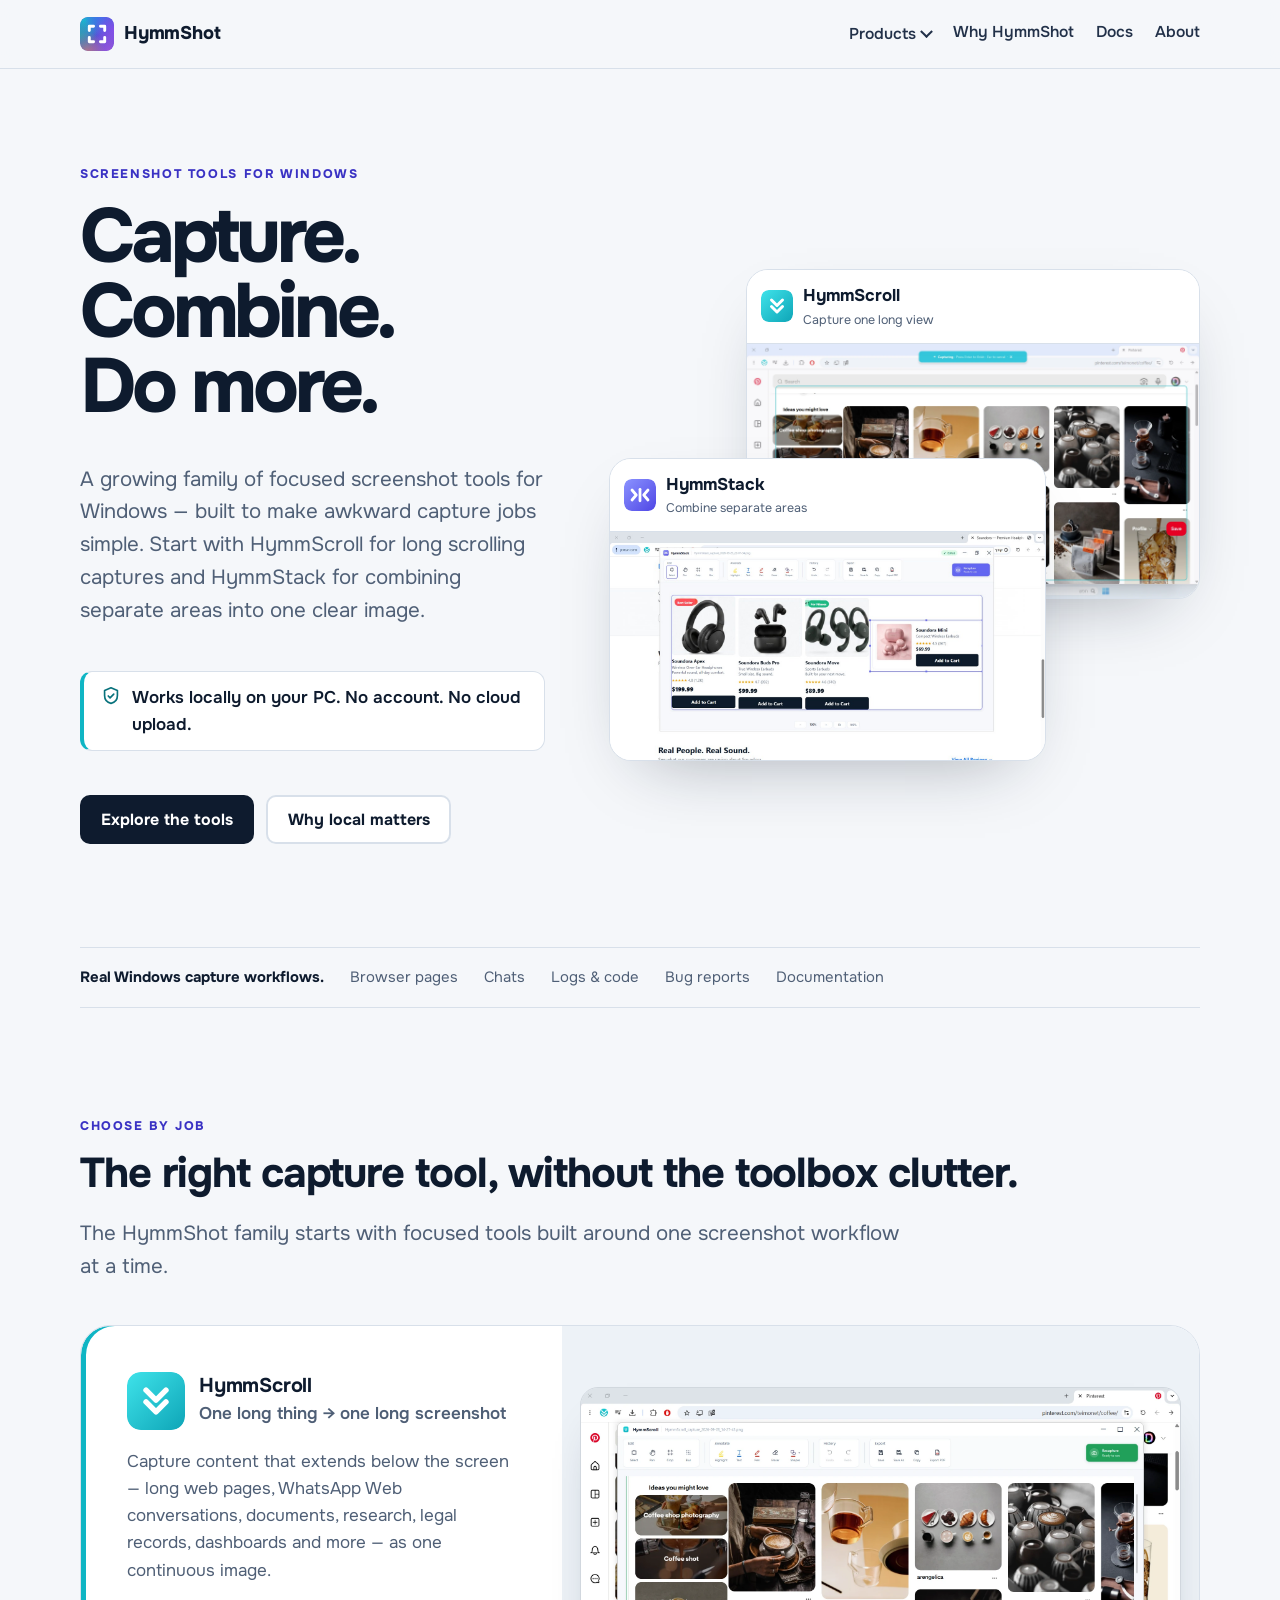
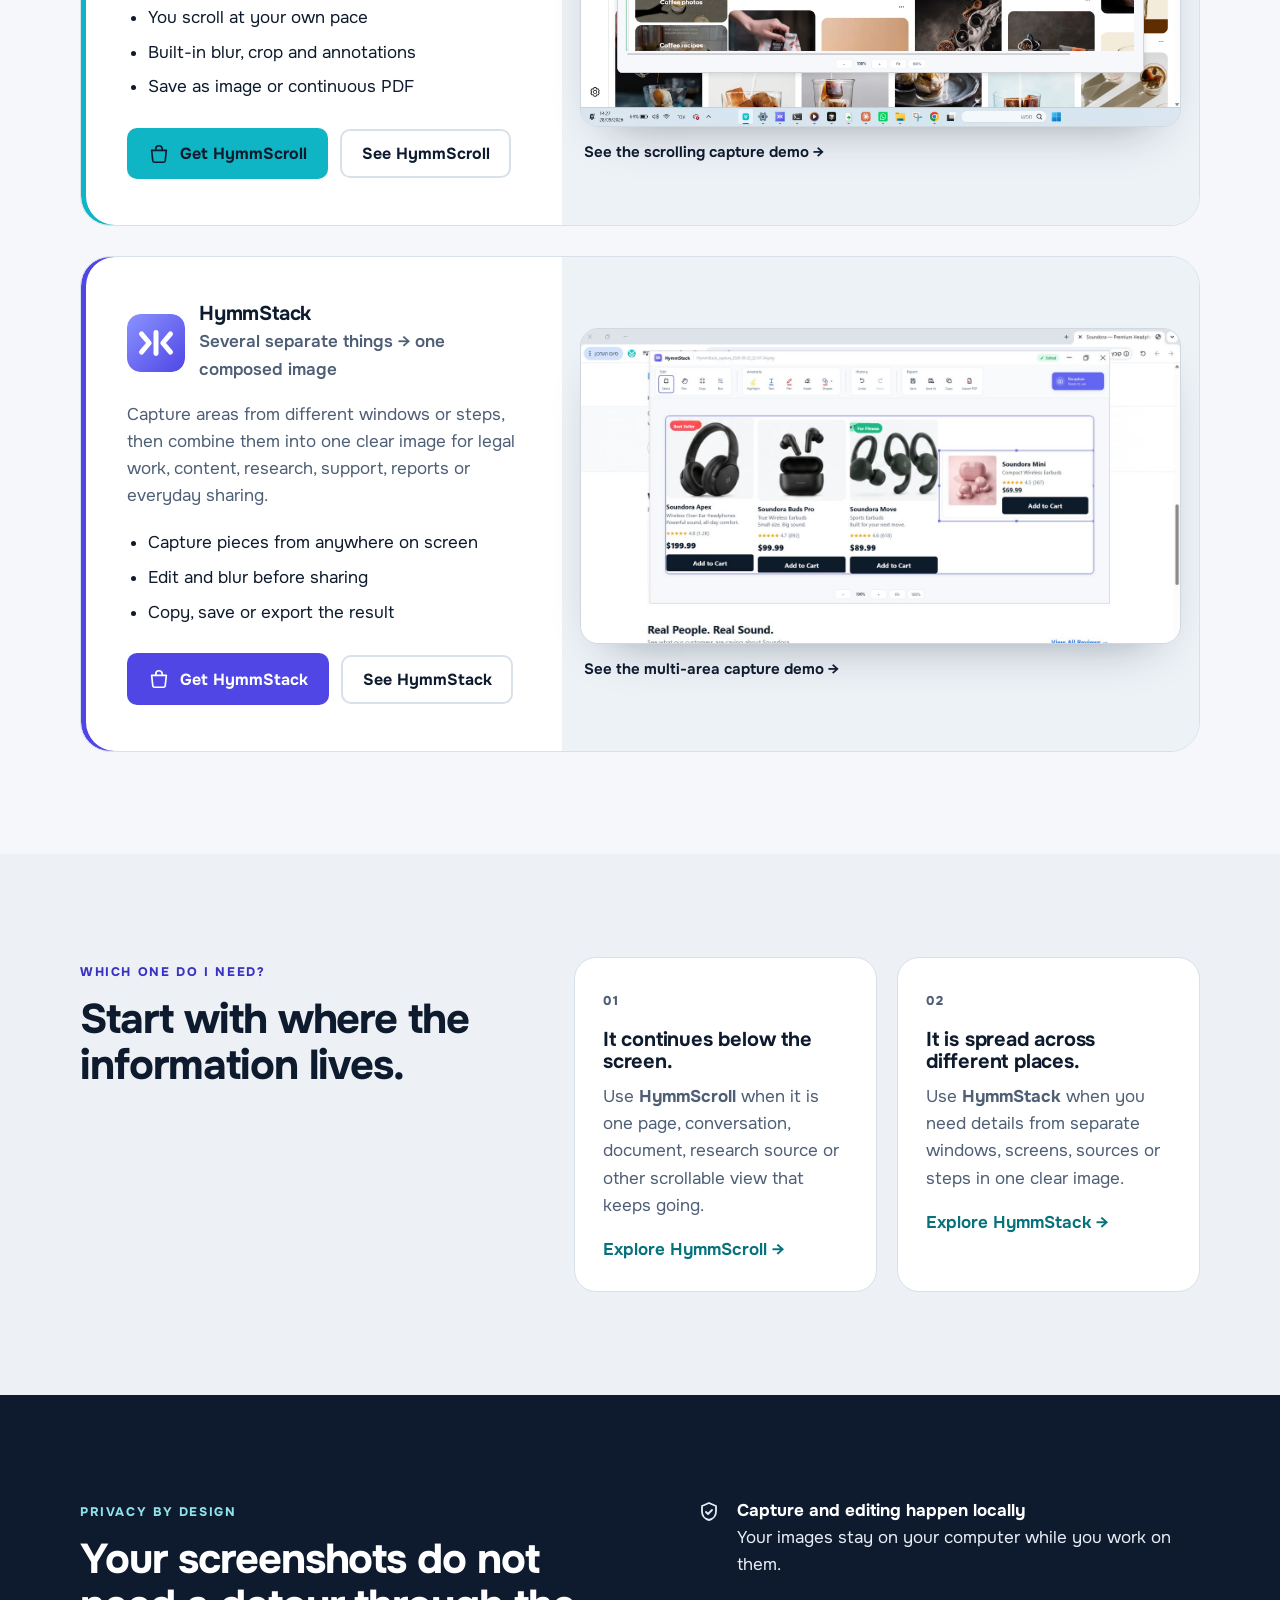
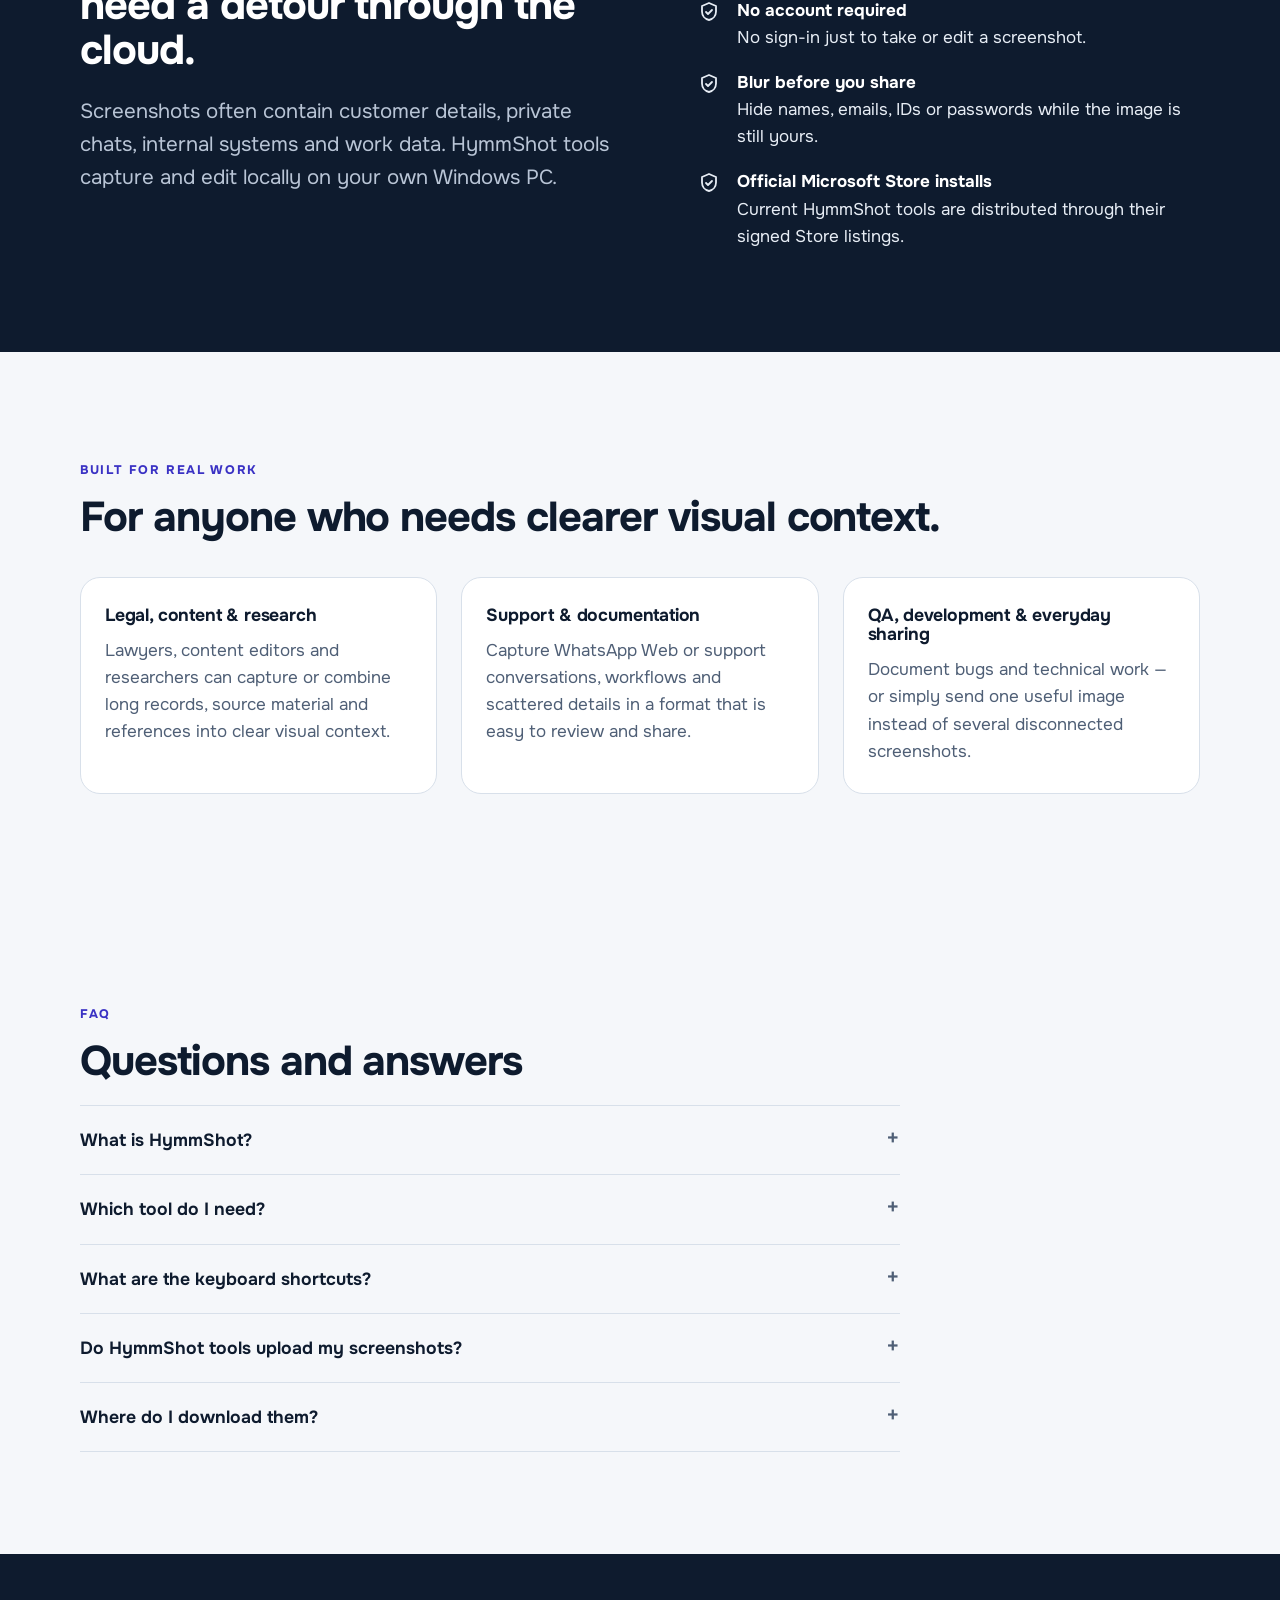
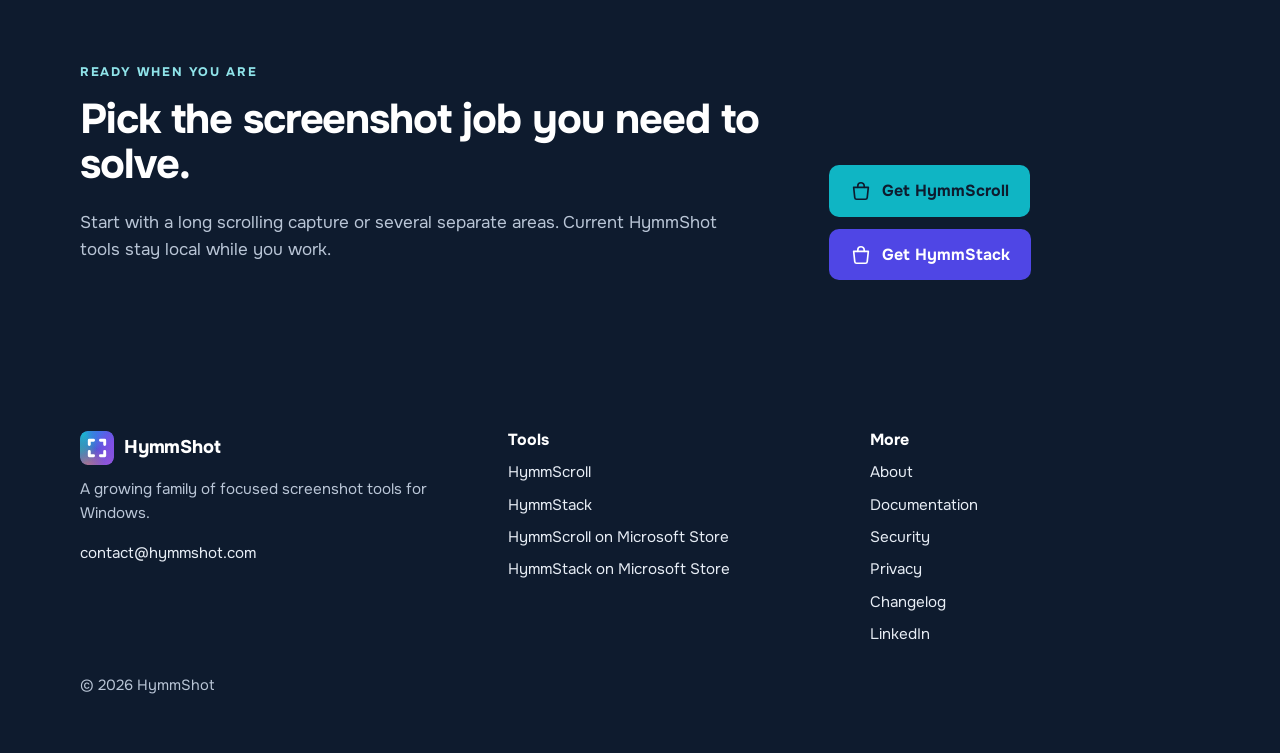
<file: index.html>
<!doctype html>
<html lang="en"><head>
<meta charset="utf-8"><meta name="viewport" content="width=device-width, initial-scale=1">
<title>HymmShot — Screenshot tools for Windows | HymmScroll &amp; HymmStack</title>
<meta name="description" content="A growing family of focused screenshot tools for Windows. Start with HymmScroll for long scrolling captures and HymmStack for combining separate areas. Works fully offline.">
<meta name="robots" content="index, follow, max-snippet:-1, max-image-preview:large, max-video-preview:-1">
<link rel="alternate" type="text/markdown" href="https://hymmshot.com/index.md" title="Plain-text version for AI agents">
<meta name="theme-color" content="#0e1b2e"><link rel="canonical" href="https://hymmshot.com/">
<meta property="og:type" content="website"><meta property="og:site_name" content="HymmShot"><meta property="og:url" content="https://hymmshot.com/">
<meta property="og:title" content="HymmShot — Screenshot tools for Windows"><meta property="og:description" content="HymmScroll for long scrolling content. HymmStack for separate areas. Both work locally on your Windows PC.">
<meta property="og:image" content="https://hymmshot.com/assets/og-hymmshot.png"><meta property="og:image:width" content="1200"><meta property="og:image:height" content="630">
<meta name="twitter:card" content="summary_large_image"><meta name="twitter:title" content="HymmShot — Screenshot tools for Windows"><meta name="twitter:description" content="A growing family of focused screenshot tools for Windows, starting with HymmScroll and HymmStack."><meta name="twitter:image" content="https://hymmshot.com/assets/og-hymmshot.png">
<link rel="icon" href="assets/favicon-shot.png" type="image/png"><link rel="manifest" href="manifest.webmanifest">
<link rel="preconnect" href="https://fonts.googleapis.com"><link rel="preconnect" href="https://fonts.gstatic.com" crossorigin><link href="https://fonts.googleapis.com/css2?family=Onest:wght@400;500;600;700;800&display=swap" rel="stylesheet">
<link rel="stylesheet" href="assets/site.css"><script defer src="assets/analytics.js"></script>
<script type="application/ld+json">{"@context":"https://schema.org","@graph":[{"@type":"Organization","@id":"https://hymmshot.com/#org","name":"HymmShot","url":"https://hymmshot.com/","email":"contact@hymmshot.com","sameAs":["https://www.linkedin.com/company/hymmshot"],"description":"HymmShot is a growing family of focused screenshot tools for Windows."},{"@type":"WebSite","@id":"https://hymmshot.com/#site","url":"https://hymmshot.com/","name":"HymmShot","publisher":{"@id":"https://hymmshot.com/#org"},"inLanguage":"en"},{"@type":"ItemList","name":"HymmShot tools","itemListElement":[{"@type":"ListItem","position":1,"name":"HymmScroll","url":"https://hymmshot.com/hymmscroll/"},{"@type":"ListItem","position":2,"name":"HymmStack","url":"https://hymmshot.com/hymmstack/"}]}]}</script>
<script type="application/ld+json">{"@context":"https://schema.org","@type":"FAQPage","mainEntity":[{"@type":"Question","name":"What is HymmShot?","acceptedAnswer":{"@type":"Answer","text":"HymmShot is a growing family of focused screenshot tools for Windows. It starts with HymmScroll for long scrolling captures and HymmStack for combining separate areas into one image."}},{"@type":"Question","name":"What are the HymmScroll and HymmStack keyboard shortcuts?","acceptedAnswer":{"@type":"Answer","text":"Press Ctrl + Shift + X to start HymmScroll. Press Ctrl + Shift + A to start HymmStack."}},{"@type":"Question","name":"Do HymmShot tools upload my screenshots?","acceptedAnswer":{"@type":"Answer","text":"No. Capturing and editing happen locally on your Windows PC."}},{"@type":"Question","name":"Where do I download them?","acceptedAnswer":{"@type":"Answer","text":"HymmScroll and HymmStack are available from their official Microsoft Store listings."}}]}</script>
</head><body>
<a class="skip" href="#main">Skip to content</a>
<header class="site-head"><div class="wrap">
<a class="brand" href="index.html"><img src="assets/icon-shot.svg" width="34" height="34" alt=""><span>HymmShot</span></a>
<nav class="nav" aria-label="Main">
<details><summary>Products</summary><div class="menu">
<a href="hymmscroll/index.html"><img src="assets/icon-scroll.svg" width="34" height="34" alt=""><span><strong>HymmScroll</strong><span>Scrolling screenshots</span></span></a>
<a href="hymmstack/index.html"><img src="assets/icon-stack.svg" width="34" height="34" alt=""><span><strong>HymmStack</strong><span>Multi-area capture</span></span></a>
</div></details>
<a href="index.html#private">Why HymmShot</a>
<a href="docs.html">Docs</a>
<a href="about.html">About</a>
</nav>
</div></header>
<main id="main">
<section class="hero hero-home"><div class="wrap hero-grid home-hero-grid">
<div class="hero-copy"><span class="eyebrow">Screenshot tools for Windows</span><h1>Capture. Combine.<br>Do more.</h1>
<p class="lede">A growing family of focused screenshot tools for Windows — built to make awkward capture jobs simple. Start with HymmScroll for long scrolling captures and HymmStack for combining separate areas into one clear image.</p>
<p class="trust"><svg viewBox="0 0 24 24" fill="none" stroke="currentColor" stroke-width="1.8" stroke-linecap="round" stroke-linejoin="round" aria-hidden="true"><path d="M12 3l7 3v5.5c0 4.2-2.9 7.6-7 8.5-4.1-.9-7-4.3-7-8.5V6z"/><path d="M9 12l2 2 4-4"/></svg><span>Works locally on your PC. No account. No cloud upload.</span></p>
<div class="actions"><a class="btn btn-ink" href="#tools">Explore the tools</a><a class="btn btn-ghost" href="#private">Why local matters</a></div></div>
<div class="hero-proof" aria-label="HymmShot product previews">
<figure class="proof-card proof-scroll"><div class="proof-label"><img src="assets/icon-scroll.svg" alt="" width="32" height="32"><span><strong>HymmScroll</strong><small>Capture one long view</small></span></div><img src="assets/hymmscroll-capture.webp" alt="HymmScroll capturing a scrolling page in a Windows browser" width="1600" height="900"></figure>
<figure class="proof-card proof-stack"><div class="proof-label"><img src="assets/icon-stack.svg" alt="" width="32" height="32"><span><strong>HymmStack</strong><small>Combine separate areas</small></span></div><img src="assets/stack-result.jpg" alt="HymmStack editor showing several captured areas combined into one image" width="1400" height="734"></figure>
</div></div></section>

<section class="proof-strip"><div class="wrap"><div class="proof-strip-inner"><strong>Real Windows capture workflows.</strong><span>Browser pages</span><span>Chats</span><span>Logs &amp; code</span><span>Bug reports</span><span>Documentation</span></div></div></section>

<section id="tools"><div class="wrap"><span class="eyebrow">Choose by job</span><h2>The right capture tool, without the toolbox clutter.</h2><p class="lede">The HymmShot family starts with focused tools built around one screenshot workflow at a time.</p>
<div class="product-showcase">
<article class="showcase-card scroll"><div class="showcase-copy"><div class="product-title"><img src="assets/icon-scroll.svg" alt="" width="58" height="58"><div><h3>HymmScroll</h3><p class="tag">One long thing → one long screenshot</p></div></div><p>Capture content that extends below the screen — long web pages, WhatsApp Web conversations, documents, research, legal records, dashboards and more — as one continuous image.</p><ul><li>You scroll at your own pace</li><li>Built-in blur, crop and annotations</li><li>Save as image or continuous PDF</li></ul><div class="actions"><a class="btn btn-scroll" data-download-cta="home-scroll" href="https://apps.microsoft.com/detail/9n6580jqmpw8" target="_blank" rel="noopener"><svg viewBox="0 0 24 24" fill="none" stroke="currentColor" stroke-width="1.8" stroke-linecap="round" stroke-linejoin="round" aria-hidden="true"><path d="M4 8h16l-1.2 11.2a2 2 0 0 1-2 1.8H7.2a2 2 0 0 1-2-1.8z"/><path d="M8.5 8V6.5a3.5 3.5 0 0 1 7 0V8"/></svg>Get HymmScroll</a><a class="btn btn-ghost" href="hymmscroll/index.html">See HymmScroll</a></div></div><a class="showcase-media" href="hymmscroll/index.html#demo" aria-label="See HymmScroll demo"><img src="assets/hymmscroll-result.webp" loading="lazy" alt="HymmScroll editor showing one continuous scrolling screenshot" width="1600" height="900"><span>See the scrolling capture demo →</span></a></article>
<article class="showcase-card stack"><div class="showcase-copy"><div class="product-title"><img src="assets/icon-stack.svg" alt="" width="58" height="58"><div><h3>HymmStack</h3><p class="tag">Several separate things → one composed image</p></div></div><p>Capture areas from different windows or steps, then combine them into one clear image for legal work, content, research, support, reports or everyday sharing.</p><ul><li>Capture pieces from anywhere on screen</li><li>Edit and blur before sharing</li><li>Copy, save or export the result</li></ul><div class="actions"><a class="btn btn-stack" data-download-cta="home-stack" href="https://apps.microsoft.com/detail/9p1lzh1rvsdb" target="_blank" rel="noopener"><svg viewBox="0 0 24 24" fill="none" stroke="currentColor" stroke-width="1.8" stroke-linecap="round" stroke-linejoin="round" aria-hidden="true"><path d="M4 8h16l-1.2 11.2a2 2 0 0 1-2 1.8H7.2a2 2 0 0 1-2-1.8z"/><path d="M8.5 8V6.5a3.5 3.5 0 0 1 7 0V8"/></svg>Get HymmStack</a><a class="btn btn-ghost" href="hymmstack/index.html">See HymmStack</a></div></div><a class="showcase-media" href="hymmstack/index.html#demo" aria-label="See HymmStack demo"><img src="assets/stack-result.jpg" loading="lazy" alt="HymmStack editor with four captured areas assembled into one image" width="1400" height="734"><span>See the multi-area capture demo →</span></a></article>
</div></div></section>

<section class="soft-section"><div class="wrap decision"><div><span class="eyebrow">Which one do I need?</span><h2>Start with where the information lives.</h2></div><div class="decision-grid"><div><span class="decision-num">01</span><h3>It continues below the screen.</h3><p>Use <strong>HymmScroll</strong> when it is one page, conversation, document, research source or other scrollable view that keeps going.</p><a href="hymmscroll/index.html">Explore HymmScroll →</a></div><div><span class="decision-num">02</span><h3>It is spread across different places.</h3><p>Use <strong>HymmStack</strong> when you need details from separate windows, screens, sources or steps in one clear image.</p><a href="hymmstack/index.html">Explore HymmStack →</a></div></div></div></section>

<section class="band" id="private"><div class="wrap band-grid"><div><span class="eyebrow eyebrow-dark">Privacy by design</span><h2>Your screenshots do not need a detour through the cloud.</h2><p class="lede">Screenshots often contain customer details, private chats, internal systems and work data. HymmShot tools capture and edit locally on your own Windows PC.</p></div><ul class="checks"><li><svg viewBox="0 0 24 24" fill="none" stroke="currentColor" stroke-width="1.8" stroke-linecap="round" stroke-linejoin="round" aria-hidden="true"><path d="M12 3l7 3v5.5c0 4.2-2.9 7.6-7 8.5-4.1-.9-7-4.3-7-8.5V6z"/><path d="M9 12l2 2 4-4"/></svg><div><strong>Capture and editing happen locally</strong><span>Your images stay on your computer while you work on them.</span></div></li><li><svg viewBox="0 0 24 24" fill="none" stroke="currentColor" stroke-width="1.8" stroke-linecap="round" stroke-linejoin="round" aria-hidden="true"><path d="M12 3l7 3v5.5c0 4.2-2.9 7.6-7 8.5-4.1-.9-7-4.3-7-8.5V6z"/><path d="M9 12l2 2 4-4"/></svg><div><strong>No account required</strong><span>No sign-in just to take or edit a screenshot.</span></div></li><li><svg viewBox="0 0 24 24" fill="none" stroke="currentColor" stroke-width="1.8" stroke-linecap="round" stroke-linejoin="round" aria-hidden="true"><path d="M12 3l7 3v5.5c0 4.2-2.9 7.6-7 8.5-4.1-.9-7-4.3-7-8.5V6z"/><path d="M9 12l2 2 4-4"/></svg><div><strong>Blur before you share</strong><span>Hide names, emails, IDs or passwords while the image is still yours.</span></div></li><li><svg viewBox="0 0 24 24" fill="none" stroke="currentColor" stroke-width="1.8" stroke-linecap="round" stroke-linejoin="round" aria-hidden="true"><path d="M12 3l7 3v5.5c0 4.2-2.9 7.6-7 8.5-4.1-.9-7-4.3-7-8.5V6z"/><path d="M9 12l2 2 4-4"/></svg><div><strong>Official Microsoft Store installs</strong><span>Current HymmShot tools are distributed through their signed Store listings.</span></div></li></ul></div></section>

<section><div class="wrap"><span class="eyebrow">Built for real work</span><h2>For anyone who needs clearer visual context.</h2><div class="uses"><div class="use-card"><h3>Legal, content &amp; research</h3><p>Lawyers, content editors and researchers can capture or combine long records, source material and references into clear visual context.</p></div><div class="use-card"><h3>Support &amp; documentation</h3><p>Capture WhatsApp Web or support conversations, workflows and scattered details in a format that is easy to review and share.</p></div><div class="use-card"><h3>QA, development &amp; everyday sharing</h3><p>Document bugs and technical work — or simply send one useful image instead of several disconnected screenshots.</p></div></div></div></section>

<section id="faq"><div class="wrap"><span class="eyebrow">FAQ</span><h2>Questions and answers</h2><div class="faq"><details><summary>What is HymmShot?</summary><div class="answer"><p>HymmShot is a growing family of focused screenshot tools for Windows. It starts with HymmScroll for long scrolling captures and HymmStack for combining separate areas into one image.</p></div></details><details><summary>Which tool do I need?</summary><div class="answer"><p>Use HymmScroll for one continuous thing that extends beyond the screen. Use HymmStack when the information is spread across different windows, areas or steps.</p></div></details><details><summary>What are the keyboard shortcuts?</summary><div class="answer"><p><strong>HymmScroll:</strong> Ctrl + Shift + X. <strong>HymmStack:</strong> Ctrl + Shift + A. Each shortcut starts that tool&#39;s capture workflow on Windows.</p></div></details><details><summary>Do HymmShot tools upload my screenshots?</summary><div class="answer"><p>No. Capturing and editing happen locally on your Windows PC.</p></div></details><details><summary>Where do I download them?</summary><div class="answer"><p>HymmScroll and HymmStack are currently free and available from their official Microsoft Store listings.</p></div></details></div></div></section>

<section class="closing"><div class="wrap closing-grid"><div><span class="eyebrow eyebrow-dark">Ready when you are</span><h2>Pick the screenshot job you need to solve.</h2><p>Start with a long scrolling capture or several separate areas. Current HymmShot tools stay local while you work.</p></div><div class="actions"><a class="btn btn-scroll" data-download-cta="closing-scroll" href="https://apps.microsoft.com/detail/9n6580jqmpw8" target="_blank" rel="noopener"><svg viewBox="0 0 24 24" fill="none" stroke="currentColor" stroke-width="1.8" stroke-linecap="round" stroke-linejoin="round" aria-hidden="true"><path d="M4 8h16l-1.2 11.2a2 2 0 0 1-2 1.8H7.2a2 2 0 0 1-2-1.8z"/><path d="M8.5 8V6.5a3.5 3.5 0 0 1 7 0V8"/></svg>Get HymmScroll</a><a class="btn btn-stack" data-download-cta="closing-stack" href="https://apps.microsoft.com/detail/9p1lzh1rvsdb" target="_blank" rel="noopener"><svg viewBox="0 0 24 24" fill="none" stroke="currentColor" stroke-width="1.8" stroke-linecap="round" stroke-linejoin="round" aria-hidden="true"><path d="M4 8h16l-1.2 11.2a2 2 0 0 1-2 1.8H7.2a2 2 0 0 1-2-1.8z"/><path d="M8.5 8V6.5a3.5 3.5 0 0 1 7 0V8"/></svg>Get HymmStack</a></div></div></section>
</main>
<footer class="site-foot"><div class="wrap">
<div><a class="brand" href="index.html"><img src="assets/icon-shot.svg" width="34" height="34" alt=""><span>HymmShot</span></a><p>A growing family of focused screenshot tools for Windows.</p><p><a href="mailto:contact@hymmshot.com">contact@hymmshot.com</a></p></div>
<div><h2>Tools</h2><ul>
<li><a href="hymmscroll/index.html">HymmScroll</a></li>
<li><a href="hymmstack/index.html">HymmStack</a></li>
<li><a href="https://apps.microsoft.com/detail/9n6580jqmpw8" target="_blank" rel="noopener">HymmScroll on Microsoft Store</a></li>
<li><a href="https://apps.microsoft.com/detail/9p1lzh1rvsdb" target="_blank" rel="noopener">HymmStack on Microsoft Store</a></li>
</ul></div>
<div><h2>More</h2><ul><li><a href="about.html">About</a></li><li><a href="docs.html">Documentation</a></li><li><a href="security.html">Security</a></li><li><a href="privacy.html">Privacy</a></li><li><a href="changelog.html">Changelog</a></li><li><a href="https://www.linkedin.com/company/hymmshot" target="_blank" rel="noopener">LinkedIn</a></li></ul></div>
</div><div class="wrap"><p class="small" style="margin-top:28px">© 2026 HymmShot</p></div></footer>
</body></html>
</file>
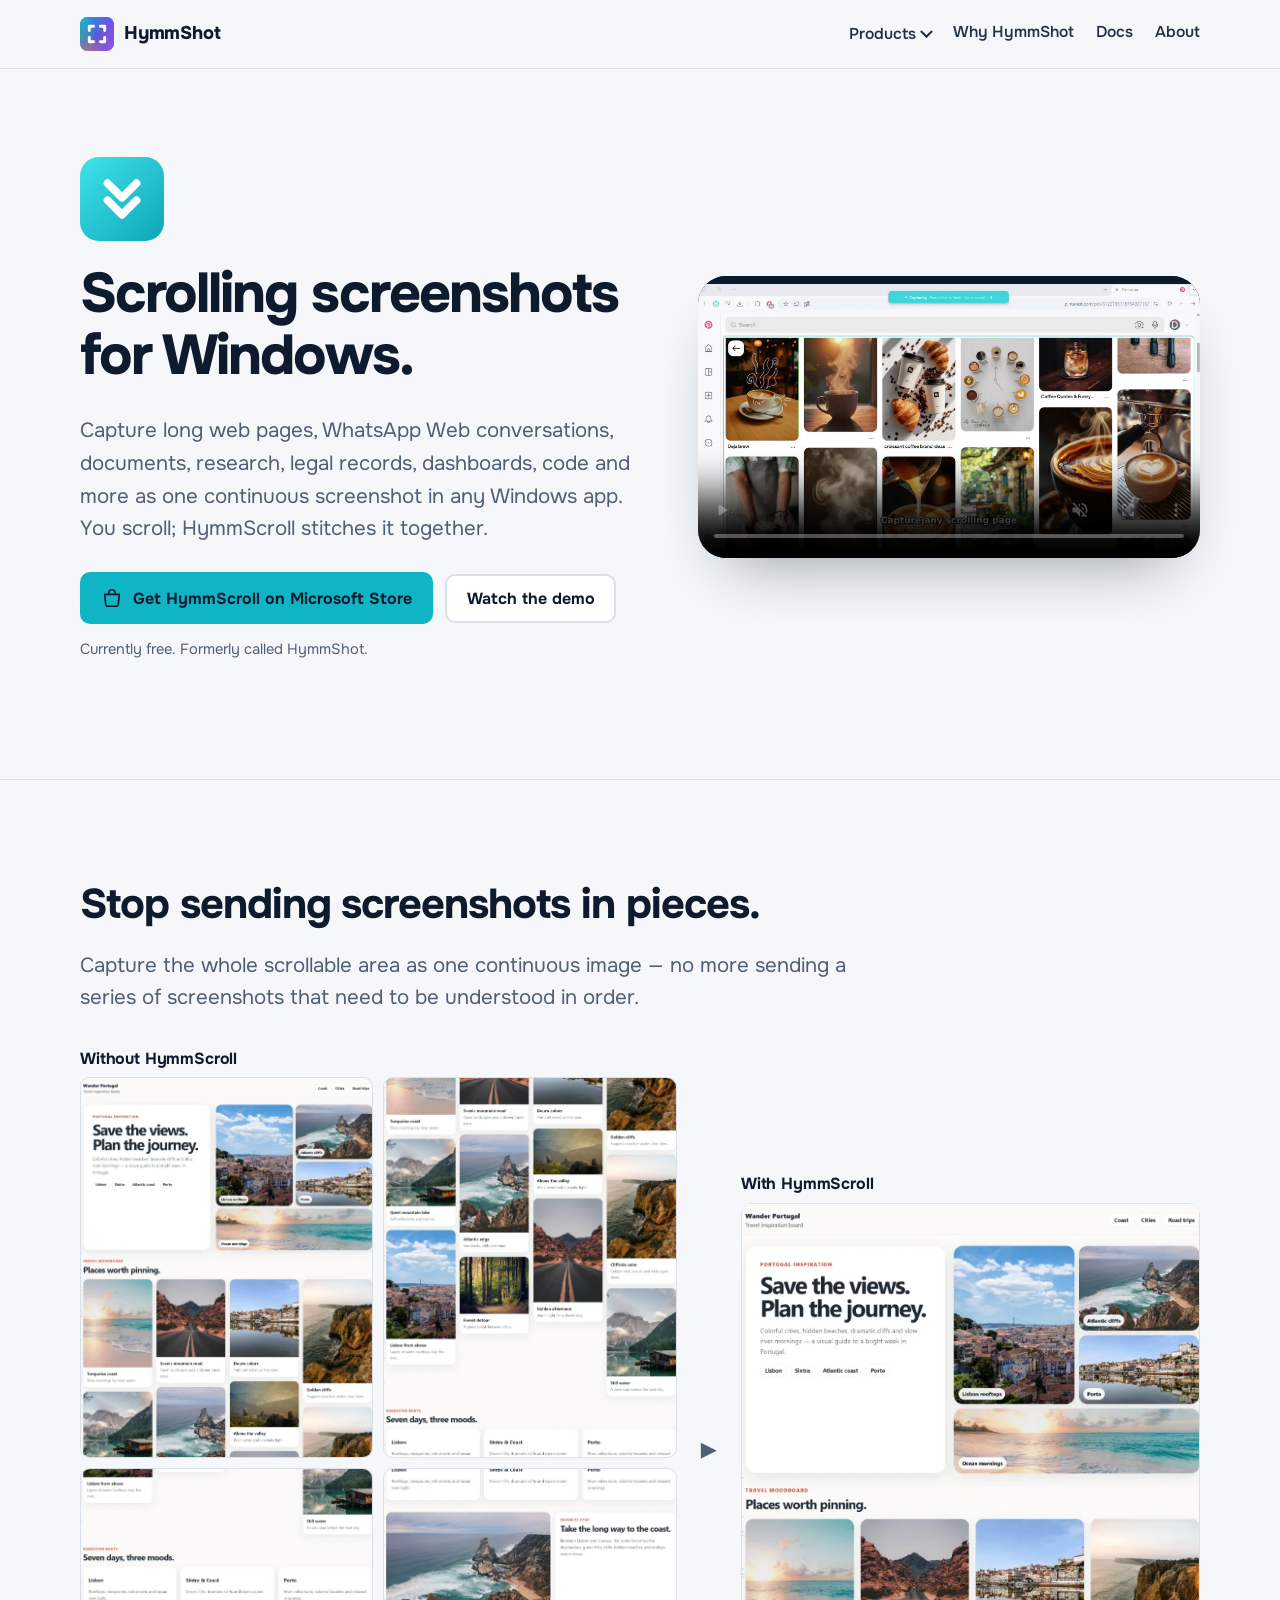
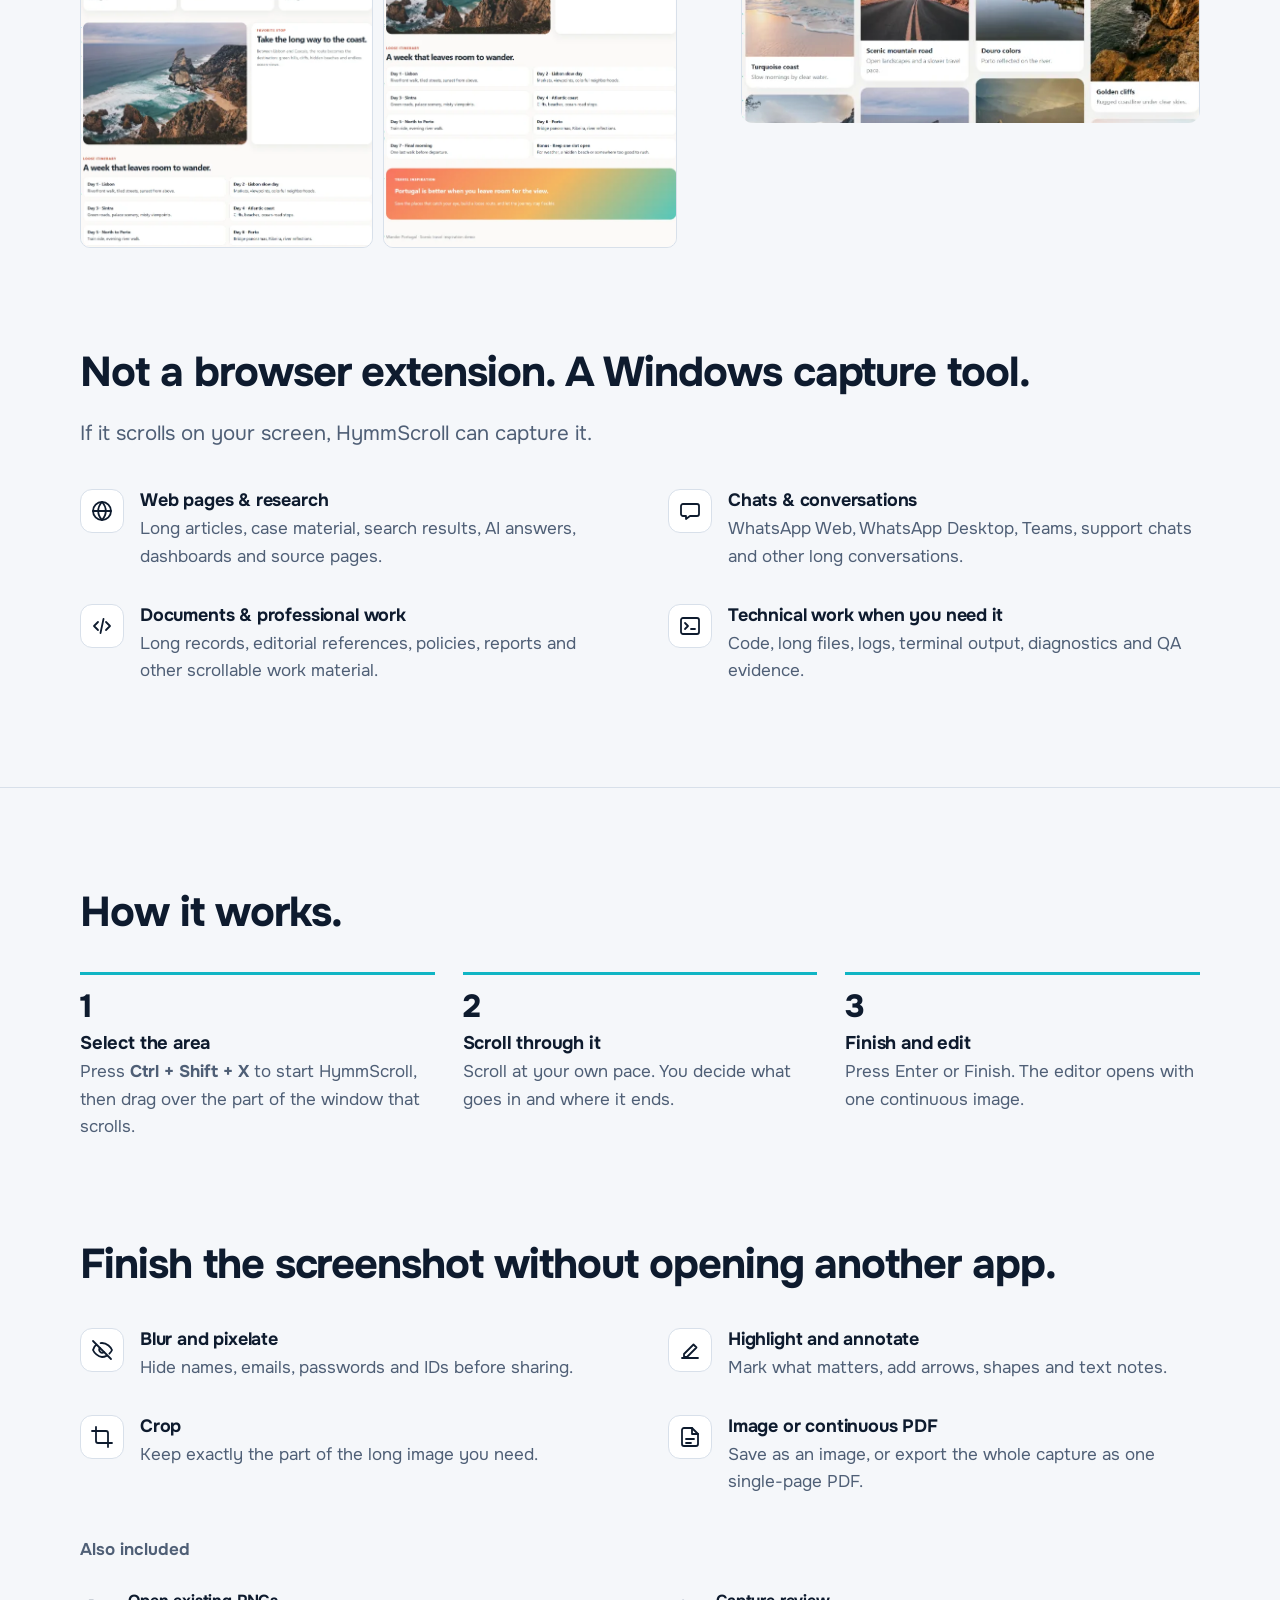
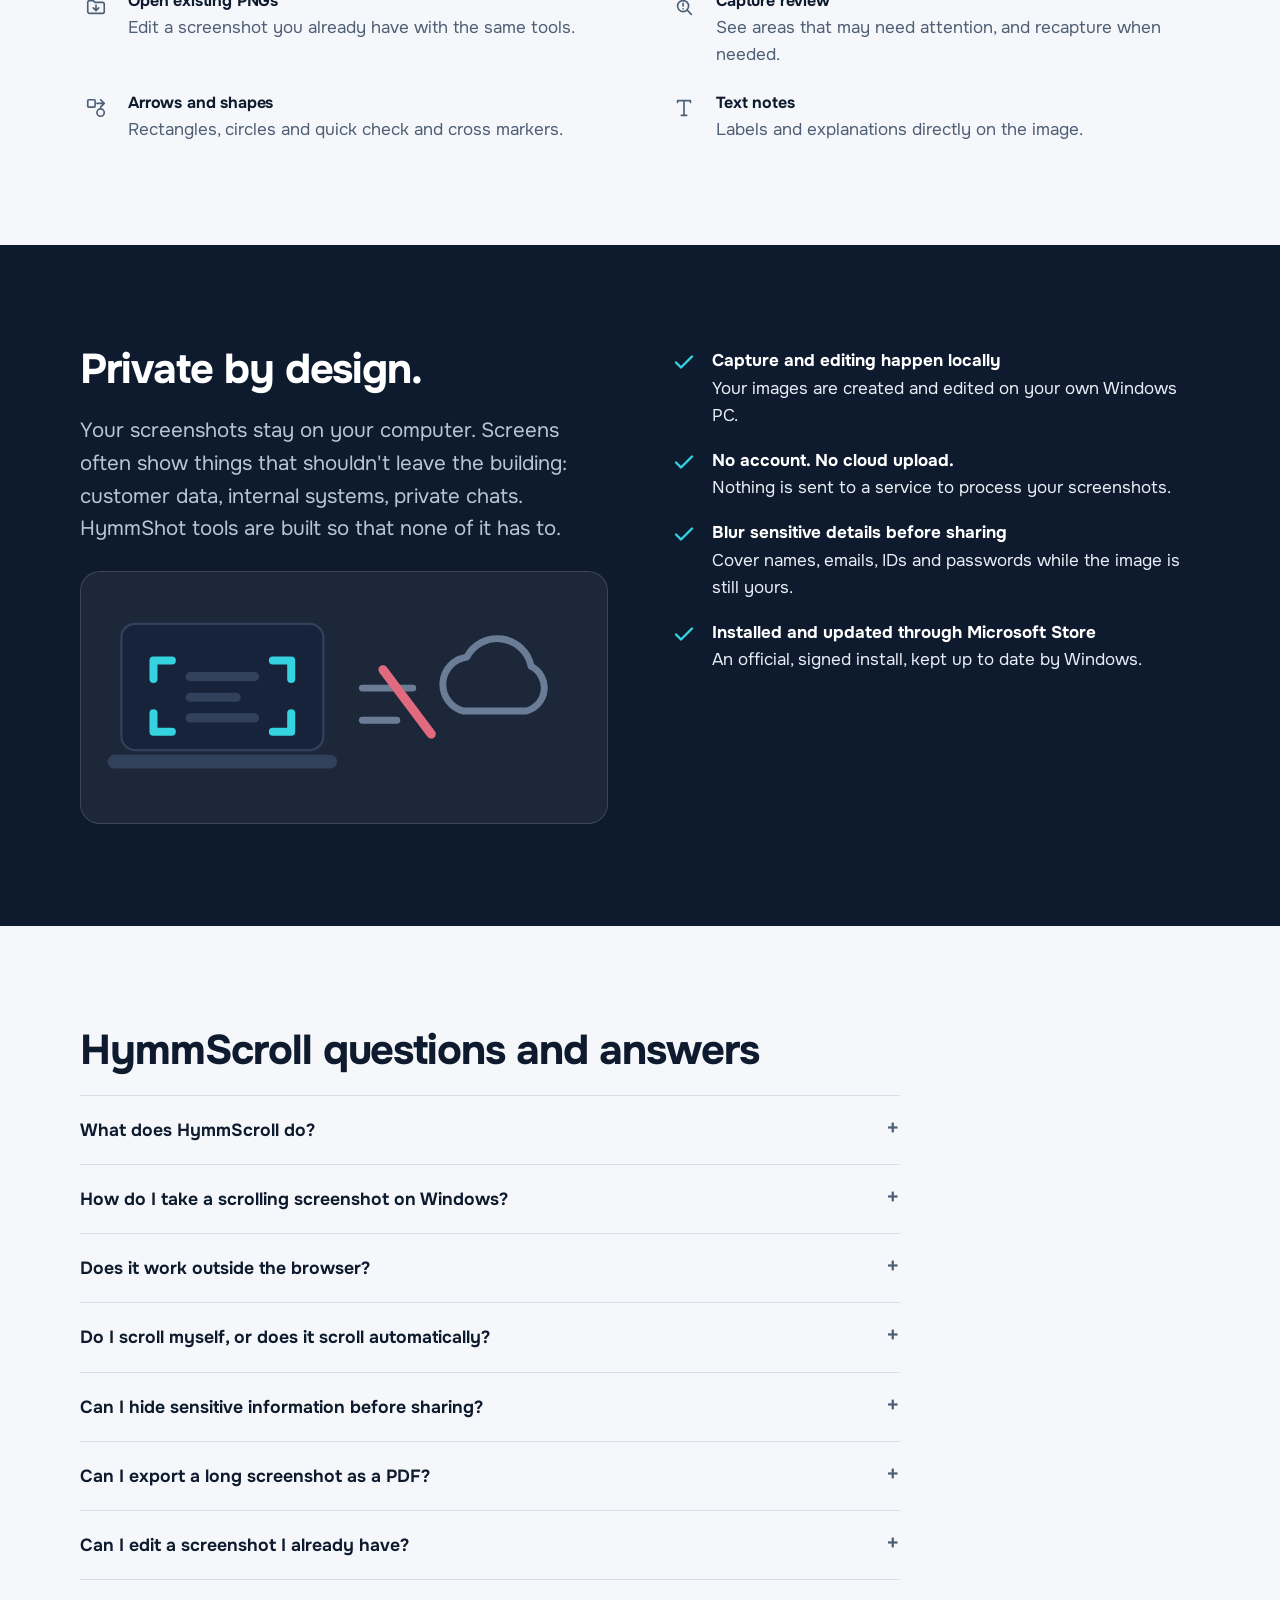
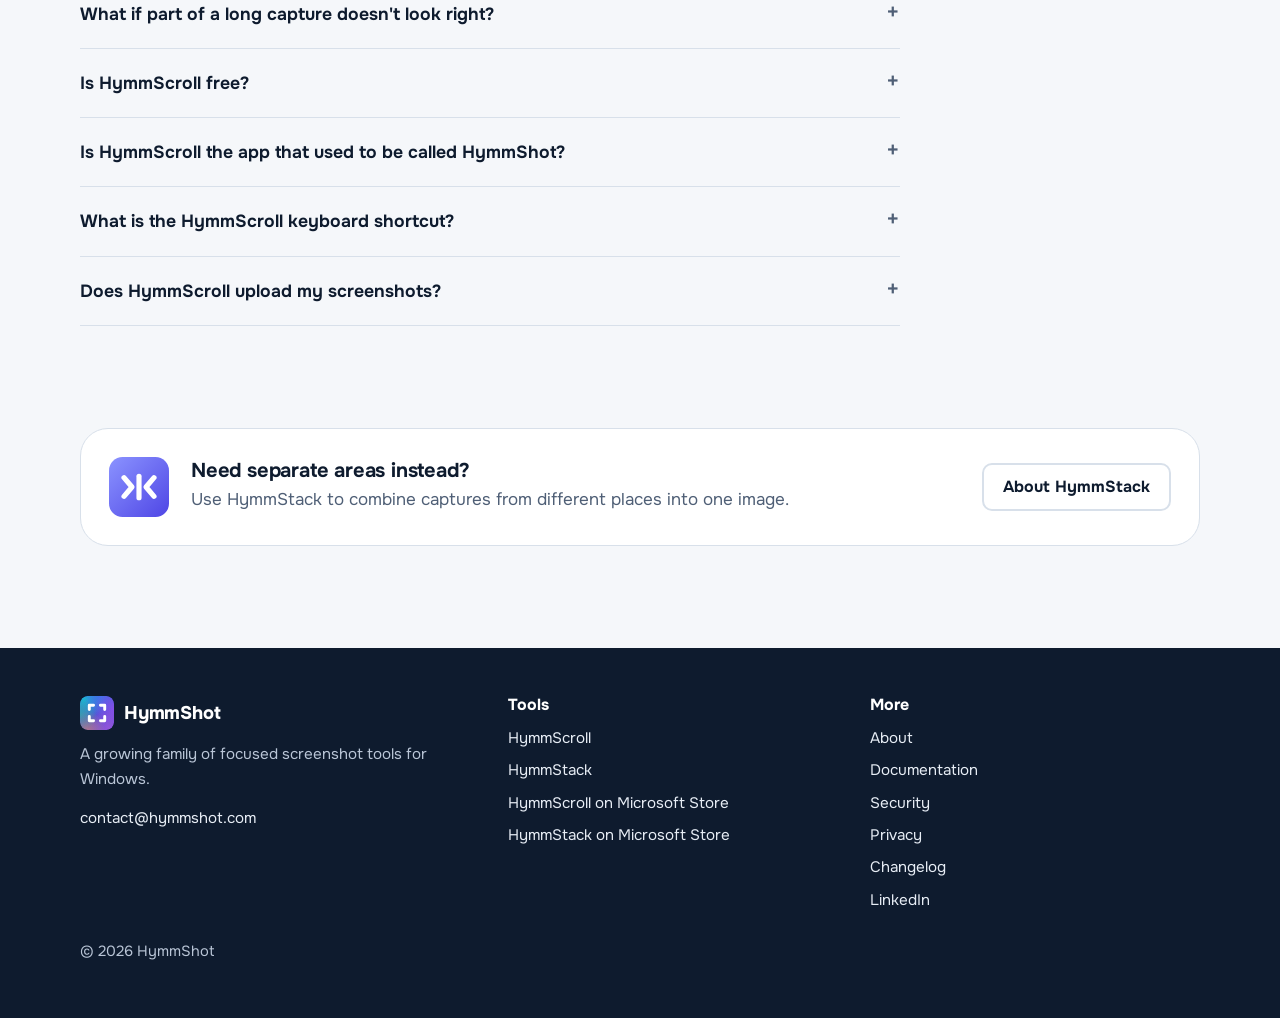
<file: hymmscroll/index.html>
<!doctype html>
<html lang="en">
<head>
<meta charset="utf-8">
<meta name="viewport" content="width=device-width, initial-scale=1">
<title>HymmScroll — Scrolling screenshots for Windows</title>
<meta name="description" content="Take scrolling screenshots on Windows in any app: web pages, WhatsApp Web chats, documents, research, dashboards, code and more. Blur private details, add notes and export as one image or PDF. Works offline.">
<meta name="robots" content="index, follow, max-snippet:-1, max-image-preview:large, max-video-preview:-1">
<link rel="alternate" type="text/markdown" href="https://hymmshot.com/hymmscroll.md" title="Plain-text version for AI agents">
<meta name="theme-color" content="#0e1b2e">
<link rel="canonical" href="https://hymmshot.com/hymmscroll/">
<meta property="og:type" content="website">
<meta property="og:site_name" content="HymmShot">
<meta property="og:url" content="https://hymmshot.com/hymmscroll/">
<meta property="og:title" content="HymmScroll — Scrolling screenshots for Windows">
<meta property="og:description" content="Take scrolling screenshots on Windows in any app: web pages, WhatsApp Web chats, documents, research, dashboards, code and more. Blur private details, add notes and export as one image or PDF. Works offline.">
<meta property="og:image" content="https://hymmshot.com/assets/og-hymmscroll.png">
<meta property="og:image:width" content="1200">
<meta property="og:image:height" content="630">
<meta name="twitter:card" content="summary_large_image">
<meta name="twitter:title" content="HymmScroll — Scrolling screenshots for Windows">
<meta name="twitter:description" content="Take scrolling screenshots on Windows in any app: web pages, WhatsApp Web chats, documents, research, dashboards, code and more. Blur private details, add notes and export as one image or PDF. Works offline.">
<meta name="twitter:image" content="https://hymmshot.com/assets/og-hymmscroll.png">
<link rel="icon" href="../assets/favicon-scroll.png" type="image/png">
<link rel="manifest" href="../manifest.webmanifest">
<link rel="preconnect" href="https://fonts.googleapis.com">
<link rel="preconnect" href="https://fonts.gstatic.com" crossorigin>
<link href="https://fonts.googleapis.com/css2?family=Onest:wght@400;500;600;700;800&display=swap" rel="stylesheet">
<link rel="stylesheet" href="../assets/site.css">
<script defer src="../assets/analytics.js"></script>
<script type="application/ld+json">
{
 "@context": "https://schema.org",
 "@type": "SoftwareApplication",
 "name": "HymmScroll",
 "alternateName": "HymmShot",
 "operatingSystem": "Windows",
 "applicationCategory": "UtilitiesApplication",
 "description": "Scrolling screenshot tool for Windows that captures long web pages, WhatsApp Web conversations, documents, research, dashboards and more, with a built-in editor for blur, highlights, annotations and PDF export.",
 "url": "https://hymmshot.com/hymmscroll/",
 "downloadUrl": "https://apps.microsoft.com/detail/9n6580jqmpw8",
 "offers": {
  "@type": "Offer",
  "price": "0",
  "priceCurrency": "USD"
 },
 "publisher": {
  "@type": "Organization",
  "name": "HymmShot"
 }
}
</script>
<script type="application/ld+json">
{
 "@context": "https://schema.org",
 "@type": "FAQPage",
 "mainEntity": [
  {
   "@type": "Question",
   "name": "What does HymmScroll do?",
   "acceptedAnswer": {
    "@type": "Answer",
    "text": "HymmScroll captures content that is longer than your screen as one continuous screenshot. You select an area, scroll through it, and HymmScroll joins everything into a single image that you can edit, protect and export."
   }
  },
  {
   "@type": "Question",
   "name": "How do I take a scrolling screenshot on Windows?",
   "acceptedAnswer": {
    "@type": "Answer",
    "text": "Windows' built-in Snipping Tool only captures what's visible on screen. With HymmScroll: press Ctrl + Shift + X to start a capture, drag to select the scrollable area, scroll through the content at your own pace, and press Enter or Finish. You get one long image."
   }
  },
  {
   "@type": "Question",
   "name": "Does it work outside the browser?",
   "acceptedAnswer": {
    "@type": "Answer",
    "text": "Yes. HymmScroll works like a regular screenshot: if you can see it on screen, you can capture it. That includes websites, WhatsApp Web and WhatsApp Desktop, Teams, documents, research, dashboards, IDEs, Terminal, logs and other Windows apps."
   }
  },
  {
   "@type": "Question",
   "name": "Do I scroll myself, or does it scroll automatically?",
   "acceptedAnswer": {
    "@type": "Answer",
    "text": "You scroll yourself. That keeps you in control: you decide exactly what goes into the capture and where it ends, and it works even in apps where automatic scrolling tends to fail."
   }
  },
  {
   "@type": "Question",
   "name": "Can I hide sensitive information before sharing?",
   "acceptedAnswer": {
    "@type": "Answer",
    "text": "Yes. Use pixelation or blur on names, email addresses, passwords, IDs and any other private details before you save or share the image."
   }
  },
  {
   "@type": "Question",
   "name": "Can I export a long screenshot as a PDF?",
   "acceptedAnswer": {
    "@type": "Answer",
    "text": "Yes. HymmScroll can export the result as one continuous, single-page PDF, or save it as an image."
   }
  },
  {
   "@type": "Question",
   "name": "Can I edit a screenshot I already have?",
   "acceptedAnswer": {
    "@type": "Answer",
    "text": "Yes. Open an existing PNG in HymmScroll and use the same editor: crop, blur, highlight, draw, add arrows, shapes and text, then export."
   }
  },
  {
   "@type": "Question",
   "name": "What if part of a long capture doesn't look right?",
   "acceptedAnswer": {
    "@type": "Answer",
    "text": "HymmScroll can point out areas that may need attention. Move between them with Previous and Next, hide the markers when you're done, or choose Recapture."
   }
  },
  {
   "@type": "Question",
   "name": "What is the HymmScroll keyboard shortcut?",
   "acceptedAnswer": {
    "@type": "Answer",
    "text": "Press Ctrl + Shift + X to start a HymmScroll capture on Windows."
   }
  },
  {
   "@type": "Question",
   "name": "Is HymmScroll free?",
   "acceptedAnswer": {
    "@type": "Answer",
    "text": "Yes. HymmScroll is currently free."
   }
  },
  {
   "@type": "Question",
   "name": "Is HymmScroll the app that used to be called HymmShot?",
   "acceptedAnswer": {
    "@type": "Answer",
    "text": "Yes. The original scrolling screenshot app is now called HymmScroll. HymmShot is now the name of the full product family. Same app, same features, new name."
   }
  },
  {
   "@type": "Question",
   "name": "Does HymmScroll upload my screenshots?",
   "acceptedAnswer": {
    "@type": "Answer",
    "text": "No. Capturing and editing happen locally on your Windows PC."
   }
  }
 ]
}
</script>
<script type="application/ld+json">
{
 "@context": "https://schema.org",
 "@type": "VideoObject",
 "name": "HymmScroll scrolling capture demo",
 "description": "A short HymmScroll demo showing how to select a scrolling area, scroll normally, open the continuous result, annotate it and prepare it for export.",
 "thumbnailUrl": "https://hymmshot.com/assets/hymmscroll-demo-poster.jpg",
 "contentUrl": "https://hymmshot.com/hymmscroll-demo.mp4",
 "uploadDate": "2026-09-28",
 "duration": "PT31S",
 "publisher": {
  "@type": "Organization",
  "name": "HymmShot",
  "url": "https://hymmshot.com/"
 }
}
</script>
<script type="application/ld+json">
{
 "@context": "https://schema.org",
 "@type": "BreadcrumbList",
 "itemListElement": [
  {
   "@type": "ListItem",
   "position": 1,
   "name": "HymmShot",
   "item": "https://hymmshot.com/"
  },
  {
   "@type": "ListItem",
   "position": 2,
   "name": "HymmScroll",
   "item": "https://hymmshot.com/hymmscroll/"
  }
 ]
}
</script>
</head>
<body>
<a class="skip" href="#main">Skip to content</a>
<header class="site-head"><div class="wrap">
<a class="brand" href="../index.html"><svg viewBox="0 0 512 512" aria-hidden="true"><defs><radialGradient id="hmhb0" cx="0.12" cy="0.08" r="0.62"><stop offset="0" stop-color="#14BFD0" stop-opacity="0.95"/><stop offset="0.55" stop-color="#14BFD0" stop-opacity="0.43"/><stop offset="1" stop-color="#14BFD0" stop-opacity="0"/></radialGradient><radialGradient id="hmhb1" cx="0.62" cy="0.0" r="0.55"><stop offset="0" stop-color="#3F74EE" stop-opacity="0.85"/><stop offset="0.55" stop-color="#3F74EE" stop-opacity="0.38"/><stop offset="1" stop-color="#3F74EE" stop-opacity="0"/></radialGradient><radialGradient id="hmhb2" cx="1.0" cy="0.4" r="0.6"><stop offset="0" stop-color="#8B4FEA" stop-opacity="0.9"/><stop offset="0.55" stop-color="#8B4FEA" stop-opacity="0.41"/><stop offset="1" stop-color="#8B4FEA" stop-opacity="0"/></radialGradient><radialGradient id="hmhb3" cx="0.85" cy="1.0" r="0.6"><stop offset="0" stop-color="#A956DC" stop-opacity="0.8"/><stop offset="0.55" stop-color="#A956DC" stop-opacity="0.36"/><stop offset="1" stop-color="#A956DC" stop-opacity="0"/></radialGradient><radialGradient id="hmhb4" cx="0.2" cy="1.0" r="0.55"><stop offset="0" stop-color="#EC8B5E" stop-opacity="0.6"/><stop offset="0.55" stop-color="#EC8B5E" stop-opacity="0.27"/><stop offset="1" stop-color="#EC8B5E" stop-opacity="0"/></radialGradient><radialGradient id="hmhb5" cx="0.0" cy="0.55" r="0.5"><stop offset="0" stop-color="#2FB89C" stop-opacity="0.6"/><stop offset="0.55" stop-color="#2FB89C" stop-opacity="0.27"/><stop offset="1" stop-color="#2FB89C" stop-opacity="0"/></radialGradient><clipPath id="hmhc"><rect width="512" height="512" rx="115"/></clipPath></defs><g clip-path="url(#hmhc)"><rect width="512" height="512" fill="#5351D6"/><rect width="512" height="512" fill="url(#hmhb0)"/><rect width="512" height="512" fill="url(#hmhb1)"/><rect width="512" height="512" fill="url(#hmhb2)"/><rect width="512" height="512" fill="url(#hmhb3)"/><rect width="512" height="512" fill="url(#hmhb4)"/><rect width="512" height="512" fill="url(#hmhb5)"/></g><g fill="none" stroke="#fff" stroke-width="44" stroke-linecap="round" stroke-linejoin="round"><path d="M140 204L140 140L204 140"/><path d="M308 140L372 140L372 204"/><path d="M372 308L372 372L308 372"/><path d="M204 372L140 372L140 308"/></g></svg><span>HymmShot</span></a>
<nav class="nav" aria-label="Main">
<details><summary>Products</summary><div class="menu">
<a href="../hymmscroll/index.html"><svg viewBox="0 0 512 512" aria-hidden="true"><defs><linearGradient id="gcnav1" x1="0" y1="0" x2="1" y2="1"><stop offset="0" stop-color="#3FE3EA"/><stop offset="1" stop-color="#0EA5B7"/></linearGradient></defs><rect width="512" height="512" rx="115" fill="url(#gcnav1)"/><g fill="none" stroke="#fff" stroke-width="48" stroke-linecap="round" stroke-linejoin="round"><path d="M168 160L256 248L344 160"/><path d="M168 264L256 352L344 264"/></g></svg><span><strong>HymmScroll</strong><span>Scrolling screenshots</span></span></a>
<a href="../hymmstack/index.html"><svg viewBox="0 0 512 512" aria-hidden="true"><defs><linearGradient id="gknav2" x1="0" y1="0" x2="1" y2="1"><stop offset="0" stop-color="#8B93FF"/><stop offset="1" stop-color="#4F46E5"/></linearGradient></defs><rect width="512" height="512" rx="115" fill="url(#gknav2)"/><g fill="none" stroke="#fff" stroke-width="44" stroke-linecap="round" stroke-linejoin="round"><path d="M128 176L196 256L128 336"/><path d="M384 176L316 256L384 336"/><path d="M256 164V348"/></g></svg><span><strong>HymmStack</strong><span>Multi-area capture</span></span></a>
</div></details>
<a href="../index.html#private">Why HymmShot</a>
<a href="../docs.html">Docs</a>
<a href="../about.html">About</a>
</nav>
</div></header>
<main id="main">
<section class="hero"><div class="wrap hero-grid">
<div><div style="width:84px;height:84px;margin-bottom:22px"><svg viewBox="0 0 512 512" aria-hidden="true"><defs><linearGradient id="gchero" x1="0" y1="0" x2="1" y2="1"><stop offset="0" stop-color="#3FE3EA"/><stop offset="1" stop-color="#0EA5B7"/></linearGradient></defs><rect width="512" height="512" rx="115" fill="url(#gchero)"/><g fill="none" stroke="#fff" stroke-width="48" stroke-linecap="round" stroke-linejoin="round"><path d="M168 160L256 248L344 160"/><path d="M168 264L256 352L344 264"/></g></svg></div>
<h1>Scrolling screenshots for Windows.</h1>
<p class="lede">Capture long web pages, WhatsApp Web conversations, documents, research, legal records, dashboards, code and more as one continuous screenshot in any Windows app. You scroll; HymmScroll stitches it together.</p>
<div class="actions"><a class="btn btn-scroll" data-download-cta="scroll-hero" href="https://apps.microsoft.com/detail/9n6580jqmpw8" target="_blank" rel="noopener"><svg viewBox="0 0 24 24" fill="none" stroke="currentColor" stroke-width="1.8" stroke-linecap="round" stroke-linejoin="round" aria-hidden="true"><path d="M4 8h16l-1.2 11.2a2 2 0 0 1-2 1.8H7.2a2 2 0 0 1-2-1.8z"/><path d="M8.5 8V6.5a3.5 3.5 0 0 1 7 0V8"/></svg>Get HymmScroll on Microsoft Store</a><a class="btn btn-ghost" href="#demo">Watch the demo</a></div>
<p class="small muted" style="margin-top:14px">Currently free. Formerly called HymmShot.</p></div>
<div class="media" id="demo"><video data-analytics-video data-product-name="HymmScroll" data-video-name="HymmScroll scrolling capture demo" data-video-file="hymmscroll-demo.mp4" controls muted loop playsinline preload="metadata" poster="../assets/hymmscroll-demo-poster.jpg" aria-label="HymmScroll demo: select a scrolling page, scroll normally, then edit the continuous screenshot"><source src="../hymmscroll-demo.mp4" type="video/mp4"></video></div>
</div></section>
<hr class="divider">
<section><div class="wrap">
<h2>Stop sending screenshots in pieces.</h2>
<p class="lede">Capture the whole scrollable area as one continuous image — no more sending a series of screenshots that need to be understood in order.</p>
<div class="compare">
<div><h3>Without HymmScroll</h3><div class="shots"><img src="../assets/before-after/travel-before-1.webp" alt="First partial screenshot of a long page" loading="lazy"><img src="../assets/before-after/travel-before-2.webp" alt="Second partial screenshot" loading="lazy"><img src="../assets/before-after/travel-before-3.webp" alt="Third partial screenshot" loading="lazy"><img src="../assets/before-after/travel-before-4.webp" alt="Fourth partial screenshot" loading="lazy"></div></div>
<div class="arrow" aria-hidden="true">▸</div>
<div><h3>With HymmScroll</h3><div class="long"><img src="../assets/before-after/travel-after.webp" alt="The same page captured as one continuous image" loading="lazy"></div></div>
</div></div></section>
<section style="padding-top:0"><div class="wrap">
<h2>Not a browser extension. A Windows capture tool.</h2>
<p class="lede">If it scrolls on your screen, HymmScroll can capture it.</p>
<div class="features">
<div class="feature"><div class="fi"><svg viewBox="0 0 24 24" fill="none" stroke="currentColor" stroke-width="1.8" stroke-linecap="round" stroke-linejoin="round" aria-hidden="true"><circle cx="12" cy="12" r="9"/><path d="M3 12h18M12 3c2.5 2.7 3.8 5.7 3.8 9s-1.3 6.3-3.8 9c-2.5-2.7-3.8-5.7-3.8-9S9.5 5.7 12 3z"/></svg></div><div><h3>Web pages &amp; research</h3><p>Long articles, case material, search results, AI answers, dashboards and source pages.</p></div></div>
<div class="feature"><div class="fi"><svg viewBox="0 0 24 24" fill="none" stroke="currentColor" stroke-width="1.8" stroke-linecap="round" stroke-linejoin="round" aria-hidden="true"><path d="M5 5h14a2 2 0 0 1 2 2v8a2 2 0 0 1-2 2h-7l-4 3v-3H5a2 2 0 0 1-2-2V7a2 2 0 0 1 2-2z"/></svg></div><div><h3>Chats &amp; conversations</h3><p>WhatsApp Web, WhatsApp Desktop, Teams, support chats and other long conversations.</p></div></div>
<div class="feature"><div class="fi"><svg viewBox="0 0 24 24" fill="none" stroke="currentColor" stroke-width="1.8" stroke-linecap="round" stroke-linejoin="round" aria-hidden="true"><path d="M8 8l-4 4 4 4M16 8l4 4-4 4M13.5 5l-3 14"/></svg></div><div><h3>Documents &amp; professional work</h3><p>Long records, editorial references, policies, reports and other scrollable work material.</p></div></div>
<div class="feature"><div class="fi"><svg viewBox="0 0 24 24" fill="none" stroke="currentColor" stroke-width="1.8" stroke-linecap="round" stroke-linejoin="round" aria-hidden="true"><rect x="3" y="4" width="18" height="16" rx="2"/><path d="M7 9l3 3-3 3M13 15h4"/></svg></div><div><h3>Technical work when you need it</h3><p>Code, long files, logs, terminal output, diagnostics and QA evidence.</p></div></div>
</div></div></section>
<hr class="divider">
<section><div class="wrap">
<h2>How it works.</h2>
<ol class="steps scroll">
<li><h3>Select the area</h3><p>Press <strong>Ctrl + Shift + X</strong> to start HymmScroll, then drag over the part of the window that scrolls.</p></li>
<li><h3>Scroll through it</h3><p>Scroll at your own pace. You decide what goes in and where it ends.</p></li>
<li><h3>Finish and edit</h3><p>Press Enter or Finish. The editor opens with one continuous image.</p></li>
</ol></div></section>
<section style="padding-top:0"><div class="wrap">
<h2>Finish the screenshot without opening another app.</h2>
<div class="features">
<div class="feature"><div class="fi"><svg viewBox="0 0 24 24" fill="none" stroke="currentColor" stroke-width="1.8" stroke-linecap="round" stroke-linejoin="round" aria-hidden="true"><path d="M3 3l18 18M10.6 5.1A10 10 0 0 1 12 5c5 0 9 4.5 10 7-.4 1-1.3 2.4-2.6 3.7M6.6 6.6C4.6 8 3.4 10 3 12c1 2.5 5 7 9 7 1.6 0 3.1-.4 4.4-1.1"/><path d="M9.9 9.9a3 3 0 0 0 4.2 4.2"/></svg></div><div><h3>Blur and pixelate</h3><p>Hide names, emails, passwords and IDs before sharing.</p></div></div>
<div class="feature"><div class="fi"><svg viewBox="0 0 24 24" fill="none" stroke="currentColor" stroke-width="1.8" stroke-linecap="round" stroke-linejoin="round" aria-hidden="true"><path d="M4 20h16M6 16l9.5-9.5 3 3L9 19H6z"/></svg></div><div><h3>Highlight and annotate</h3><p>Mark what matters, add arrows, shapes and text notes.</p></div></div>
<div class="feature"><div class="fi"><svg viewBox="0 0 24 24" fill="none" stroke="currentColor" stroke-width="1.8" stroke-linecap="round" stroke-linejoin="round" aria-hidden="true"><path d="M6 2v14a2 2 0 0 0 2 2h14M2 6h14a2 2 0 0 1 2 2v14"/></svg></div><div><h3>Crop</h3><p>Keep exactly the part of the long image you need.</p></div></div>
<div class="feature"><div class="fi"><svg viewBox="0 0 24 24" fill="none" stroke="currentColor" stroke-width="1.8" stroke-linecap="round" stroke-linejoin="round" aria-hidden="true"><path d="M14 3H6a2 2 0 0 0-2 2v14a2 2 0 0 0 2 2h12a2 2 0 0 0 2-2V9z"/><path d="M14 3v6h6M8 14h8M8 18h5"/></svg></div><div><h3>Image or continuous PDF</h3><p>Save as an image, or export the whole capture as one single-page PDF.</p></div></div>
</div>
<p class="sub-head">Also included</p>
<div class="features secondary">
<div class="feature"><div class="fi"><svg viewBox="0 0 24 24" fill="none" stroke="currentColor" stroke-width="1.8" stroke-linecap="round" stroke-linejoin="round" aria-hidden="true"><path d="M3 7a2 2 0 0 1 2-2h4l2 2h8a2 2 0 0 1 2 2v8a2 2 0 0 1-2 2H5a2 2 0 0 1-2-2z"/><path d="M12 10v6M9 13l3 3 3-3"/></svg></div><div><h3>Open existing PNGs</h3><p>Edit a screenshot you already have with the same tools.</p></div></div>
<div class="feature"><div class="fi"><svg viewBox="0 0 24 24" fill="none" stroke="currentColor" stroke-width="1.8" stroke-linecap="round" stroke-linejoin="round" aria-hidden="true"><circle cx="11" cy="11" r="6"/><path d="M20 20l-4.5-4.5M11 8v3M11 14h.01"/></svg></div><div><h3>Capture review</h3><p>See areas that may need attention, and recapture when needed.</p></div></div>
<div class="feature"><div class="fi"><svg viewBox="0 0 24 24" fill="none" stroke="currentColor" stroke-width="1.8" stroke-linecap="round" stroke-linejoin="round" aria-hidden="true"><rect x="3" y="3" width="8" height="8" rx="1"/><circle cx="17" cy="17" r="4"/><path d="M13 7h8M17 3l4 4-4 4"/></svg></div><div><h3>Arrows and shapes</h3><p>Rectangles, circles and quick check and cross markers.</p></div></div>
<div class="feature"><div class="fi"><svg viewBox="0 0 24 24" fill="none" stroke="currentColor" stroke-width="1.8" stroke-linecap="round" stroke-linejoin="round" aria-hidden="true"><path d="M5 6V4h14v2M12 4v16M9 20h6"/></svg></div><div><h3>Text notes</h3><p>Labels and explanations directly on the image.</p></div></div>
</div></div></section>
<section class="band" id="private"><div class="wrap band-grid with-art">
<div><h2>Private by design.</h2><p class="lede">Your screenshots stay on your computer. Screens often show things that shouldn't leave the building: customer data, internal systems, private chats. HymmShot tools are built so that none of it has to.</p><div class="band-art"><svg viewBox="0 0 420 180" role="img" aria-label="A capture stays on the laptop; nothing is sent to the cloud"><rect x="16" y="26" width="176" height="110" rx="12" fill="#16233a" stroke="#31415c" stroke-width="2"></rect><rect x="4" y="140" width="200" height="12" rx="6" fill="#31415c"></rect><g fill="none" stroke="#34d3df" stroke-width="7" stroke-linecap="round" stroke-linejoin="round"><path d="M44 74V58h16"></path><path d="M148 58h16v16"></path><path d="M164 104v16h-16"></path><path d="M60 120H44v-16"></path></g><g fill="#31415c"><rect x="72" y="68" width="64" height="8" rx="4"></rect><rect x="72" y="86" width="48" height="8" rx="4"></rect><rect x="72" y="104" width="64" height="8" rx="4"></rect></g><g fill="none" stroke="#6b7c96" stroke-width="6" stroke-linecap="round"><path d="M226 82h44"></path><path d="M226 110h30"></path></g><g transform="translate(286,40)"><path d="M28 62a24 24 0 0 1 3-47 30 30 0 0 1 56 8 21 21 0 0 1-4 39z" fill="none" stroke="#6b7c96" stroke-width="6" stroke-linejoin="round"></path></g><g stroke="#e26a7e" stroke-width="8" stroke-linecap="round"><path d="M244 66L286 122"></path></g></svg></div></div>
<ul class="checks">
<li><svg viewBox="0 0 24 24" fill="none" stroke="#34d3df" stroke-width="2.4" stroke-linecap="round" stroke-linejoin="round" aria-hidden="true"><path d="M4 12.5l5 5L20 6.5"/></svg><div><strong>Capture and editing happen locally</strong>Your images are created and edited on your own Windows PC.</div></li>
<li><svg viewBox="0 0 24 24" fill="none" stroke="#34d3df" stroke-width="2.4" stroke-linecap="round" stroke-linejoin="round" aria-hidden="true"><path d="M4 12.5l5 5L20 6.5"/></svg><div><strong>No account. No cloud upload.</strong>Nothing is sent to a service to process your screenshots.</div></li>
<li><svg viewBox="0 0 24 24" fill="none" stroke="#34d3df" stroke-width="2.4" stroke-linecap="round" stroke-linejoin="round" aria-hidden="true"><path d="M4 12.5l5 5L20 6.5"/></svg><div><strong>Blur sensitive details before sharing</strong>Cover names, emails, IDs and passwords while the image is still yours.</div></li>
<li><svg viewBox="0 0 24 24" fill="none" stroke="#34d3df" stroke-width="2.4" stroke-linecap="round" stroke-linejoin="round" aria-hidden="true"><path d="M4 12.5l5 5L20 6.5"/></svg><div><strong>Installed and updated through Microsoft Store</strong>An official, signed install, kept up to date by Windows.</div></li>
</ul></div></section>
<section id="faq"><div class="wrap"><h2>HymmScroll questions and answers</h2><div class="faq"><details><summary>What does HymmScroll do?</summary><div class="answer"><p>HymmScroll captures content that is longer than your screen as one continuous screenshot. You select an area, scroll through it, and HymmScroll joins everything into a single image that you can edit, protect and export.</p></div></details><details><summary>How do I take a scrolling screenshot on Windows?</summary><div class="answer"><p>Windows' built-in Snipping Tool only captures what's visible on screen. With HymmScroll: start a capture, drag to select the scrollable area, scroll through the content at your own pace, and press Enter or Finish. You get one long image.</p></div></details><details><summary>Does it work outside the browser?</summary><div class="answer"><p>Yes. HymmScroll works like a regular screenshot: if you can see it on screen, you can capture it. That includes websites, chat apps like WhatsApp Desktop and Teams, IDEs, Terminal and CMD, logs, documents and any other Windows app.</p></div></details><details><summary>Do I scroll myself, or does it scroll automatically?</summary><div class="answer"><p>You scroll yourself. That keeps you in control: you decide exactly what goes into the capture and where it ends, and it works even in apps where automatic scrolling tends to fail.</p></div></details><details><summary>Can I hide sensitive information before sharing?</summary><div class="answer"><p>Yes. Use pixelation or blur on names, email addresses, passwords, IDs and any other private details before you save or share the image.</p></div></details><details><summary>Can I export a long screenshot as a PDF?</summary><div class="answer"><p>Yes. HymmScroll can export the result as one continuous, single-page PDF, or save it as an image.</p></div></details><details><summary>Can I edit a screenshot I already have?</summary><div class="answer"><p>Yes. Open an existing PNG in HymmScroll and use the same editor: crop, blur, highlight, draw, add arrows, shapes and text, then export.</p></div></details><details><summary>What if part of a long capture doesn&#x27;t look right?</summary><div class="answer"><p>HymmScroll can point out areas that may need attention. Move between them with Previous and Next, hide the markers when you're done, or choose Recapture.</p></div></details><details><summary>Is HymmScroll free?</summary><div class="answer"><p>Yes. HymmScroll is currently free.</p></div></details><details><summary>Is HymmScroll the app that used to be called HymmShot?</summary><div class="answer"><p>Yes. The original scrolling screenshot app is now called HymmScroll. HymmShot is now the name of the full product family. Same app, same features, new name.</p></div></details><details><summary>What is the HymmScroll keyboard shortcut?</summary><div class="answer"><p>Press <strong>Ctrl + Shift + X</strong> to start a HymmScroll capture on Windows.</p></div></details><details><summary>Does HymmScroll upload my screenshots?</summary><div class="answer"><p>No. Capturing and editing happen locally on your Windows PC.</p></div></details></div></div></section>
<section style="padding-top:0"><div class="wrap"><div class="cross"><svg viewBox="0 0 512 512" aria-hidden="true"><defs><linearGradient id="gkx" x1="0" y1="0" x2="1" y2="1"><stop offset="0" stop-color="#8B93FF"/><stop offset="1" stop-color="#4F46E5"/></linearGradient></defs><rect width="512" height="512" rx="115" fill="url(#gkx)"/><g fill="none" stroke="#fff" stroke-width="44" stroke-linecap="round" stroke-linejoin="round"><path d="M128 176L196 256L128 336"/><path d="M384 176L316 256L384 336"/><path d="M256 164V348"/></g></svg><div><h3>Need separate areas instead?</h3><p>Use HymmStack to combine captures from different places into one image.</p></div><a class="btn btn-ghost" href="../hymmstack/index.html">About HymmStack</a></div></div></section>
</main>
<footer class="site-foot"><div class="wrap">
<div><a class="brand" href="../index.html"><img src="../assets/icon-shot.svg" width="34" height="34" alt=""><span>HymmShot</span></a><p>A growing family of focused screenshot tools for Windows.</p><p><a href="mailto:contact@hymmshot.com">contact@hymmshot.com</a></p></div>
<div><h2>Tools</h2><ul>
<li><a href="../hymmscroll/index.html">HymmScroll</a></li>
<li><a href="../hymmstack/index.html">HymmStack</a></li>
<li><a href="https://apps.microsoft.com/detail/9n6580jqmpw8" target="_blank" rel="noopener">HymmScroll on Microsoft Store</a></li>
<li><a href="https://apps.microsoft.com/detail/9p1lzh1rvsdb" target="_blank" rel="noopener">HymmStack on Microsoft Store</a></li>
</ul></div>
<div><h2>More</h2><ul><li><a href="../about.html">About</a></li><li><a href="../docs.html">Documentation</a></li><li><a href="../security.html">Security</a></li><li><a href="../privacy.html">Privacy</a></li><li><a href="../changelog.html">Changelog</a></li><li><a href="https://www.linkedin.com/company/hymmshot" target="_blank" rel="noopener">LinkedIn</a></li></ul></div>
</div><div class="wrap"><p class="small" style="margin-top:28px">© 2026 HymmShot</p></div></footer>
</body>
</html>
</file>
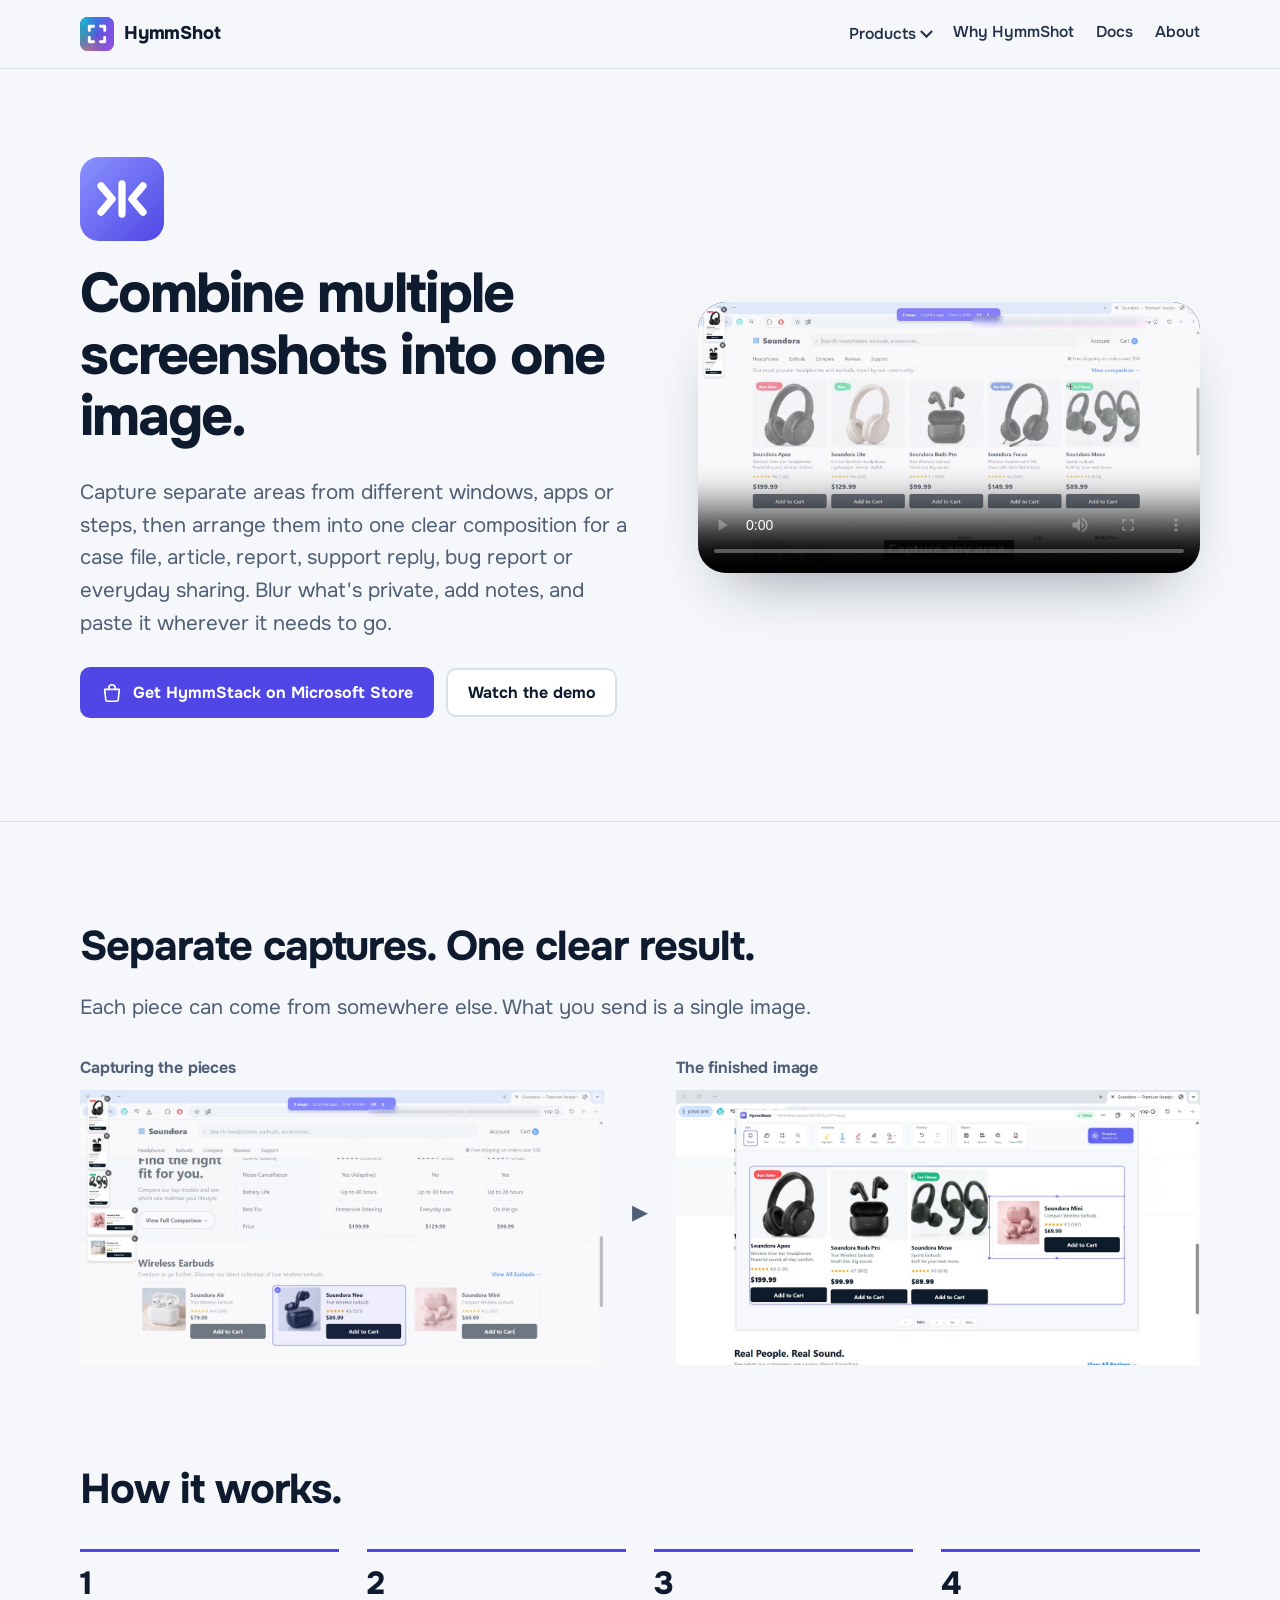
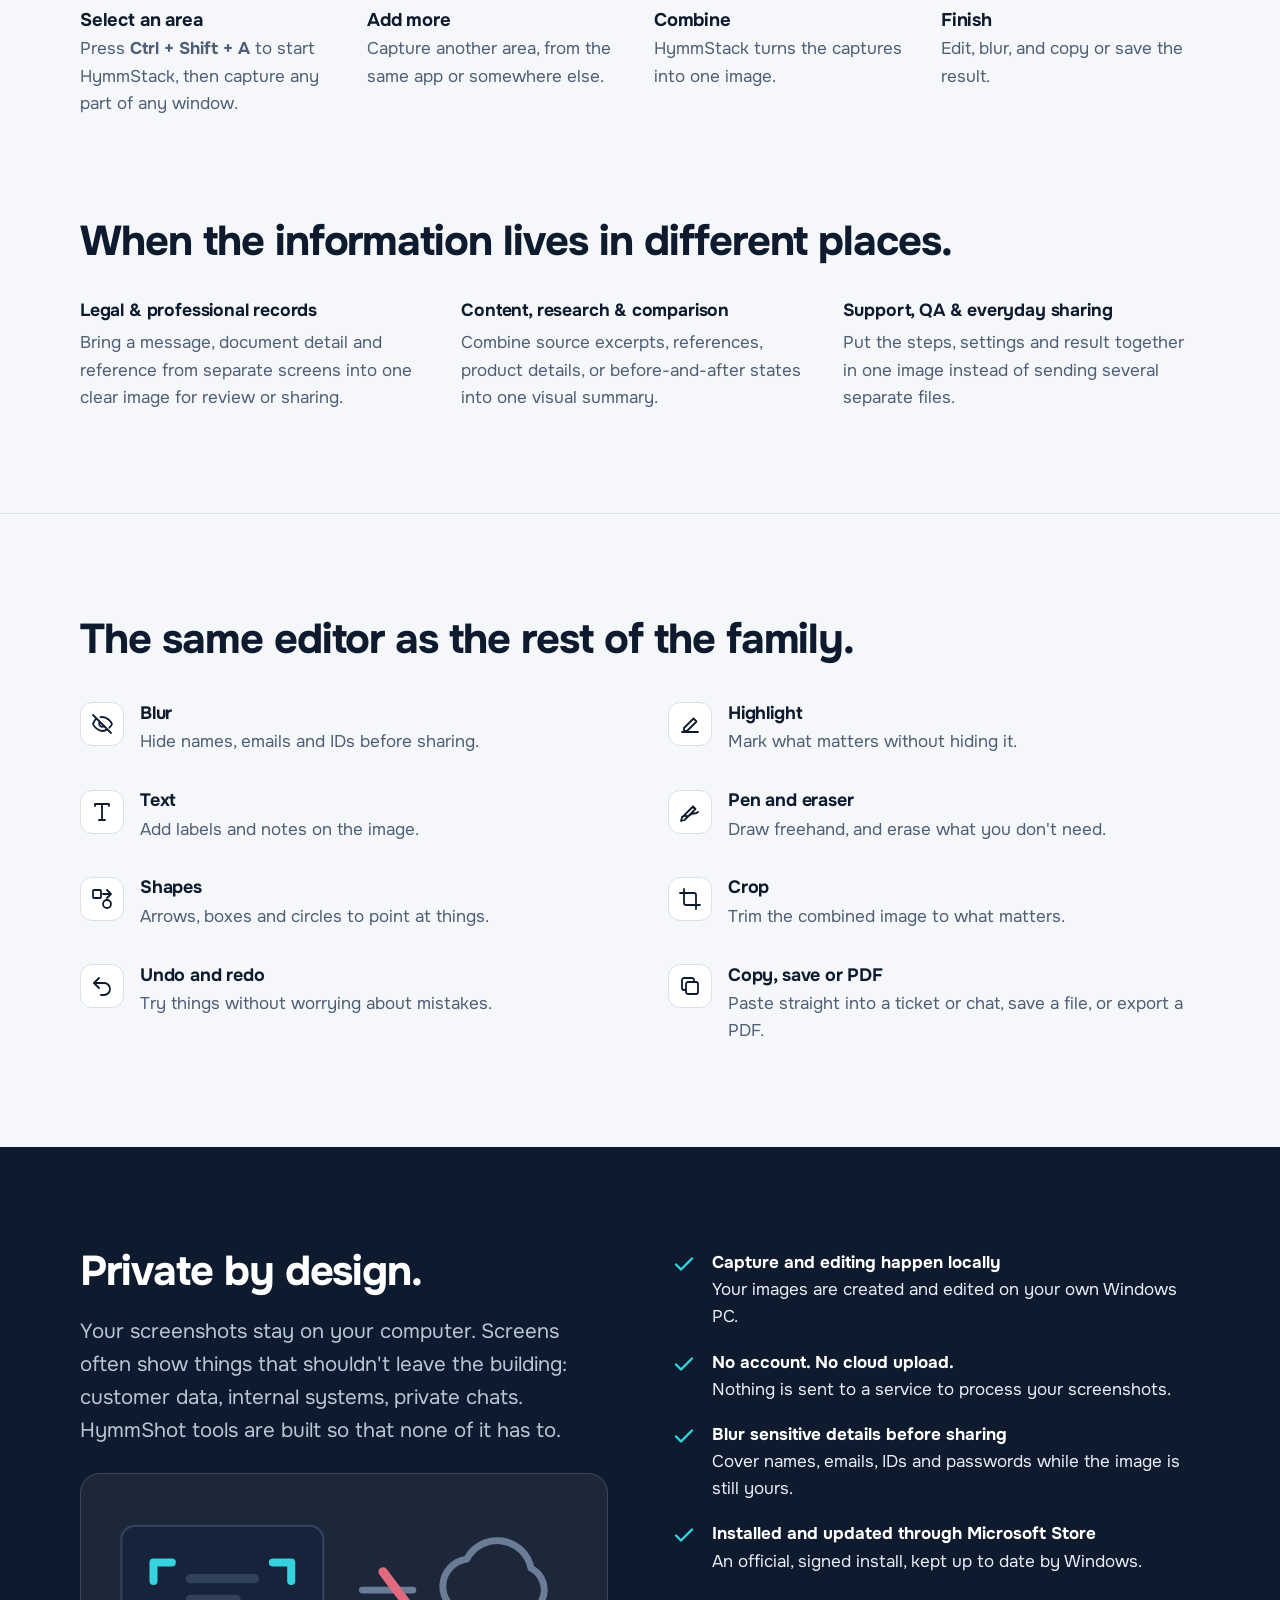
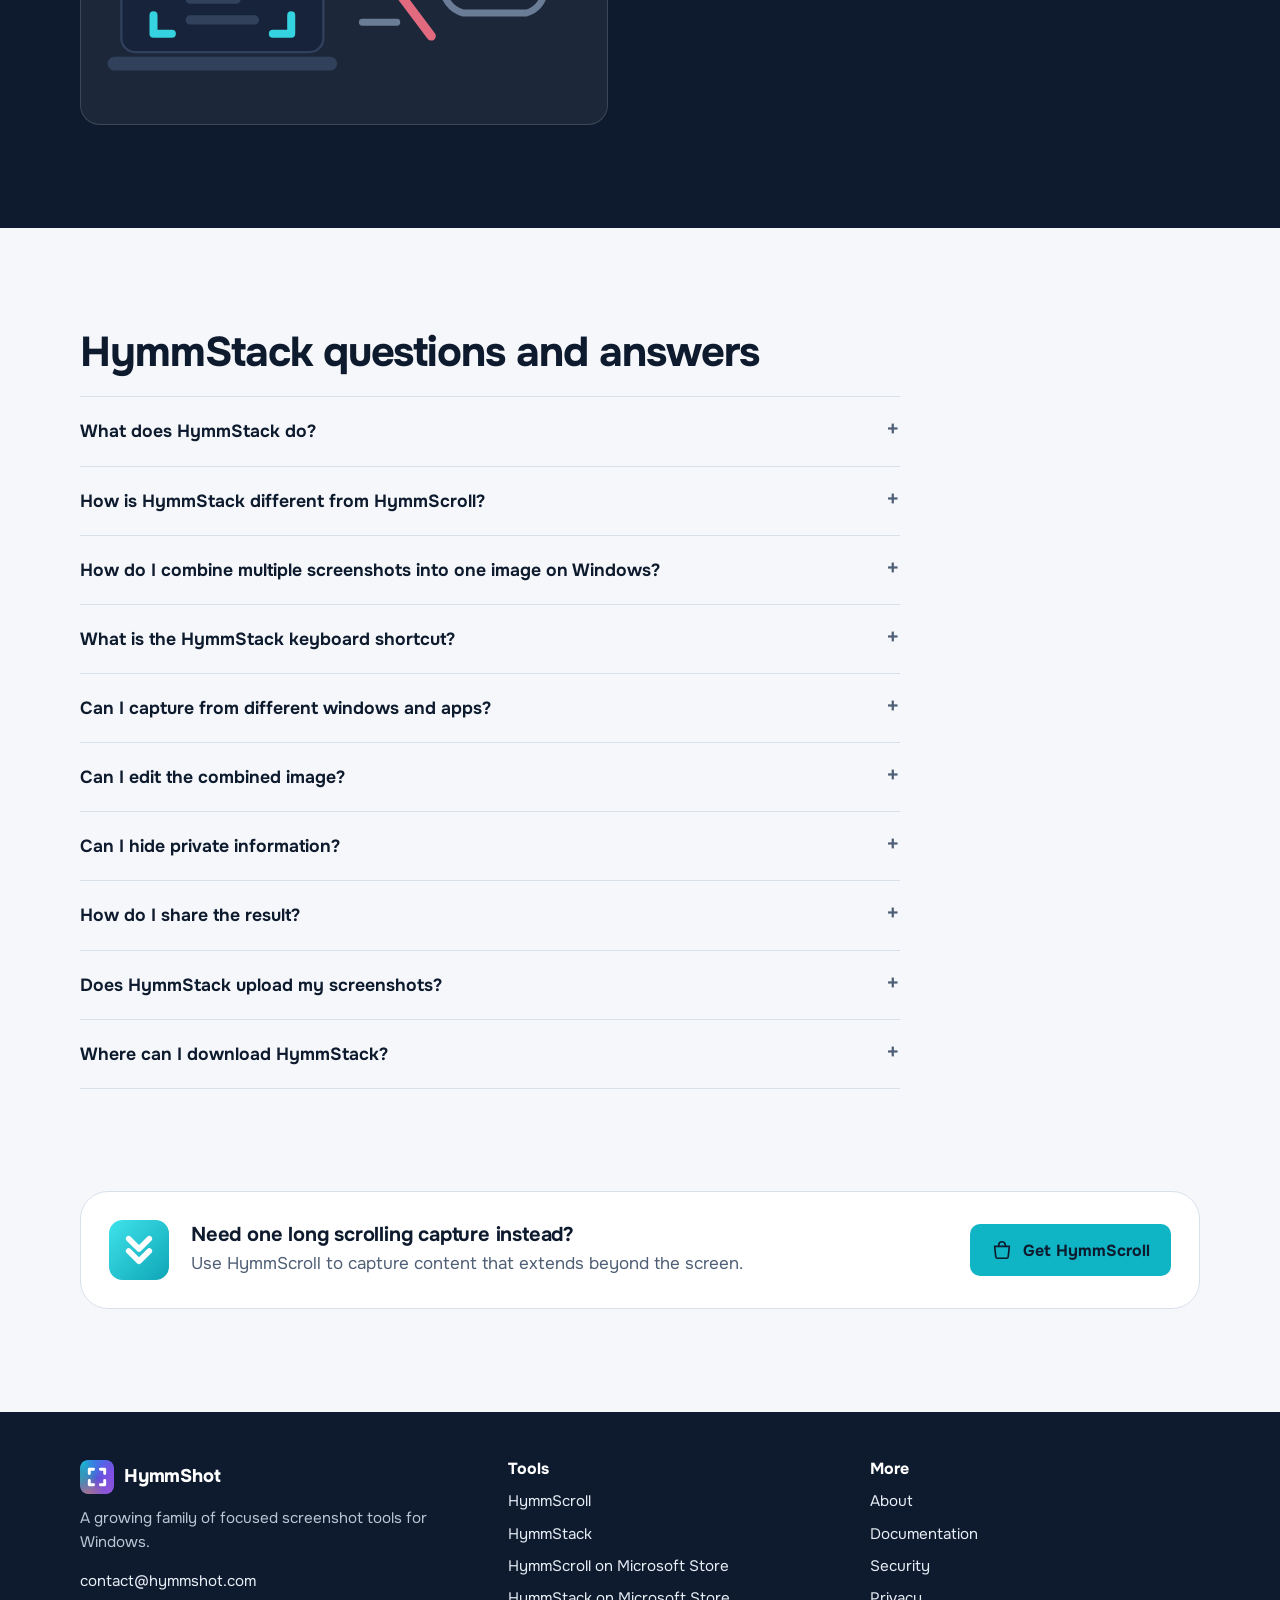
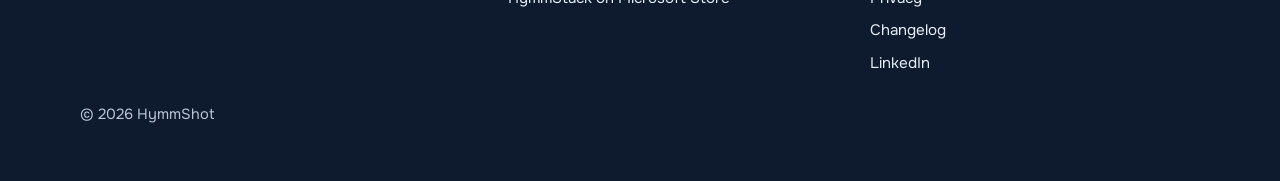
<file: hymmstack/index.html>
<!doctype html>
<html lang="en">
<head>
<meta charset="utf-8">
<meta name="viewport" content="width=device-width, initial-scale=1">
<title>HymmStack — Combine multiple screenshots into one image on Windows</title>
<meta name="description" content="Combine separate screen areas into one clear image on Windows for legal work, content, research, support, QA or everyday sharing. Edit and blur locally.">
<meta name="robots" content="index, follow, max-snippet:-1, max-image-preview:large, max-video-preview:-1">
<link rel="alternate" type="text/markdown" href="https://hymmshot.com/hymmstack.md" title="Plain-text version for AI agents">
<meta name="theme-color" content="#0e1b2e">
<link rel="canonical" href="https://hymmshot.com/hymmstack/">
<meta property="og:type" content="website">
<meta property="og:site_name" content="HymmShot">
<meta property="og:url" content="https://hymmshot.com/hymmstack/">
<meta property="og:title" content="HymmStack — Combine multiple screenshots into one image on Windows">
<meta property="og:description" content="Combine separate screen areas into one clear image on Windows for legal work, content, research, support, QA or everyday sharing. Edit and blur locally.">
<meta property="og:image" content="https://hymmshot.com/assets/og-hymmstack.png">
<meta property="og:image:width" content="1200">
<meta property="og:image:height" content="630">
<meta name="twitter:card" content="summary_large_image">
<meta name="twitter:title" content="HymmStack — Combine multiple screenshots into one image on Windows">
<meta name="twitter:description" content="Combine separate screen areas into one clear image on Windows for legal work, content, research, support, QA or everyday sharing. Edit and blur locally.">
<meta name="twitter:image" content="https://hymmshot.com/assets/og-hymmstack.png">
<link rel="icon" href="../assets/favicon-stack.png" type="image/png">
<link rel="manifest" href="../manifest.webmanifest">
<link rel="preconnect" href="https://fonts.googleapis.com">
<link rel="preconnect" href="https://fonts.gstatic.com" crossorigin>
<link href="https://fonts.googleapis.com/css2?family=Onest:wght@400;500;600;700;800&display=swap" rel="stylesheet">
<link rel="stylesheet" href="../assets/site.css">
<script defer src="../assets/analytics.js"></script>
<script type="application/ld+json">
{
 "@context": "https://schema.org",
 "@type": "SoftwareApplication",
 "name": "HymmStack",
 "operatingSystem": "Windows",
 "applicationCategory": "UtilitiesApplication",
 "description": "Combine separate screen areas into one clear image on Windows for legal work, content, research, support, QA and everyday sharing, with a built-in editor.",
 "url": "https://hymmshot.com/hymmstack/",
 "downloadUrl": "https://apps.microsoft.com/detail/9p1lzh1rvsdb",
 "offers": {
  "@type": "Offer",
  "price": "0",
  "priceCurrency": "USD"
 },
 "publisher": {
  "@type": "Organization",
  "name": "HymmShot"
 }
}
</script>
<script type="application/ld+json">
{
 "@context": "https://schema.org",
 "@type": "FAQPage",
 "mainEntity": [
  {
   "@type": "Question",
   "name": "What does HymmStack do?",
   "acceptedAnswer": {
    "@type": "Answer",
    "text": "HymmStack lets you capture several areas, one after another, and combines them into a single image. It's the quickest way to show something that is spread across different windows, steps or parts of the screen."
   }
  },
  {
   "@type": "Question",
   "name": "How is HymmStack different from HymmScroll?",
   "acceptedAnswer": {
    "@type": "Answer",
    "text": "HymmScroll captures one area that continues below the screen, by scrolling through it. HymmStack captures separate areas, from anywhere, and puts them together. Use HymmScroll for one long thing, and HymmStack for several separate things."
   }
  },
  {
   "@type": "Question",
   "name": "How do I combine multiple screenshots into one image on Windows?",
   "acceptedAnswer": {
    "@type": "Answer",
    "text": "Windows doesn't have a built-in way to do this; you'd normally paste screenshots into an image editor and arrange them by hand. Press Ctrl + Shift + A to start HymmStack. Capture each area in turn, and HymmStack builds the combined image for you."
   }
  },
  {
   "@type": "Question",
   "name": "What is the HymmStack keyboard shortcut?",
   "acceptedAnswer": {
    "@type": "Answer",
    "text": "Press Ctrl + Shift + A to start a HymmStack capture on Windows."
   }
  },
  {
   "@type": "Question",
   "name": "Can I capture from different windows and apps?",
   "acceptedAnswer": {
    "@type": "Answer",
    "text": "Yes. HymmStack works like a regular screenshot: anything you can see on screen, in any app or website, can be captured. Each capture can come from a different place, so you can combine, for example, a message, a document detail and a reference number — or a form, an error and a log — into one image."
   }
  },
  {
   "@type": "Question",
   "name": "Can I edit the combined image?",
   "acceptedAnswer": {
    "@type": "Answer",
    "text": "Yes. HymmStack includes the HymmShot editor: crop, blur, highlight, text, pen, eraser, shapes, and undo and redo."
   }
  },
  {
   "@type": "Question",
   "name": "Can I hide private information?",
   "acceptedAnswer": {
    "@type": "Answer",
    "text": "Yes. Use blur on names, email addresses, IDs or anything else that shouldn't be shared, before you save or copy the image."
   }
  },
  {
   "@type": "Question",
   "name": "How do I share the result?",
   "acceptedAnswer": {
    "@type": "Answer",
    "text": "Copy it straight to the clipboard and paste it into a ticket, email or chat, save it as an image, or export it as a PDF."
   }
  },
  {
   "@type": "Question",
   "name": "Does HymmStack upload my screenshots?",
   "acceptedAnswer": {
    "@type": "Answer",
    "text": "No. Capturing and editing happen locally on your Windows PC."
   }
  },
  {
   "@type": "Question",
   "name": "Where can I download HymmStack?",
   "acceptedAnswer": {
    "@type": "Answer",
    "text": "HymmStack is available on Microsoft Store. It installs and updates like any other Store app."
   }
  }
 ]
}
</script>
<script type="application/ld+json">
{
 "@context": "https://schema.org",
 "@type": "BreadcrumbList",
 "itemListElement": [
  {
   "@type": "ListItem",
   "position": 1,
   "name": "HymmShot",
   "item": "https://hymmshot.com/"
  },
  {
   "@type": "ListItem",
   "position": 2,
   "name": "HymmStack",
   "item": "https://hymmshot.com/hymmstack/"
  }
 ]
}
</script>
</head>
<body>
<a class="skip" href="#main">Skip to content</a>
<header class="site-head"><div class="wrap">
<a class="brand" href="../index.html"><svg viewBox="0 0 512 512" aria-hidden="true"><defs><radialGradient id="hmhb0" cx="0.12" cy="0.08" r="0.62"><stop offset="0" stop-color="#14BFD0" stop-opacity="0.95"/><stop offset="0.55" stop-color="#14BFD0" stop-opacity="0.43"/><stop offset="1" stop-color="#14BFD0" stop-opacity="0"/></radialGradient><radialGradient id="hmhb1" cx="0.62" cy="0.0" r="0.55"><stop offset="0" stop-color="#3F74EE" stop-opacity="0.85"/><stop offset="0.55" stop-color="#3F74EE" stop-opacity="0.38"/><stop offset="1" stop-color="#3F74EE" stop-opacity="0"/></radialGradient><radialGradient id="hmhb2" cx="1.0" cy="0.4" r="0.6"><stop offset="0" stop-color="#8B4FEA" stop-opacity="0.9"/><stop offset="0.55" stop-color="#8B4FEA" stop-opacity="0.41"/><stop offset="1" stop-color="#8B4FEA" stop-opacity="0"/></radialGradient><radialGradient id="hmhb3" cx="0.85" cy="1.0" r="0.6"><stop offset="0" stop-color="#A956DC" stop-opacity="0.8"/><stop offset="0.55" stop-color="#A956DC" stop-opacity="0.36"/><stop offset="1" stop-color="#A956DC" stop-opacity="0"/></radialGradient><radialGradient id="hmhb4" cx="0.2" cy="1.0" r="0.55"><stop offset="0" stop-color="#EC8B5E" stop-opacity="0.6"/><stop offset="0.55" stop-color="#EC8B5E" stop-opacity="0.27"/><stop offset="1" stop-color="#EC8B5E" stop-opacity="0"/></radialGradient><radialGradient id="hmhb5" cx="0.0" cy="0.55" r="0.5"><stop offset="0" stop-color="#2FB89C" stop-opacity="0.6"/><stop offset="0.55" stop-color="#2FB89C" stop-opacity="0.27"/><stop offset="1" stop-color="#2FB89C" stop-opacity="0"/></radialGradient><clipPath id="hmhc"><rect width="512" height="512" rx="115"/></clipPath></defs><g clip-path="url(#hmhc)"><rect width="512" height="512" fill="#5351D6"/><rect width="512" height="512" fill="url(#hmhb0)"/><rect width="512" height="512" fill="url(#hmhb1)"/><rect width="512" height="512" fill="url(#hmhb2)"/><rect width="512" height="512" fill="url(#hmhb3)"/><rect width="512" height="512" fill="url(#hmhb4)"/><rect width="512" height="512" fill="url(#hmhb5)"/></g><g fill="none" stroke="#fff" stroke-width="44" stroke-linecap="round" stroke-linejoin="round"><path d="M140 204L140 140L204 140"/><path d="M308 140L372 140L372 204"/><path d="M372 308L372 372L308 372"/><path d="M204 372L140 372L140 308"/></g></svg><span>HymmShot</span></a>
<nav class="nav" aria-label="Main">
<details><summary>Products</summary><div class="menu">
<a href="../hymmscroll/index.html"><svg viewBox="0 0 512 512" aria-hidden="true"><defs><linearGradient id="gcnav1" x1="0" y1="0" x2="1" y2="1"><stop offset="0" stop-color="#3FE3EA"/><stop offset="1" stop-color="#0EA5B7"/></linearGradient></defs><rect width="512" height="512" rx="115" fill="url(#gcnav1)"/><g fill="none" stroke="#fff" stroke-width="48" stroke-linecap="round" stroke-linejoin="round"><path d="M168 160L256 248L344 160"/><path d="M168 264L256 352L344 264"/></g></svg><span><strong>HymmScroll</strong><span>Scrolling screenshots</span></span></a>
<a href="../hymmstack/index.html"><svg viewBox="0 0 512 512" aria-hidden="true"><defs><linearGradient id="gknav2" x1="0" y1="0" x2="1" y2="1"><stop offset="0" stop-color="#8B93FF"/><stop offset="1" stop-color="#4F46E5"/></linearGradient></defs><rect width="512" height="512" rx="115" fill="url(#gknav2)"/><g fill="none" stroke="#fff" stroke-width="44" stroke-linecap="round" stroke-linejoin="round"><path d="M128 176L196 256L128 336"/><path d="M384 176L316 256L384 336"/><path d="M256 164V348"/></g></svg><span><strong>HymmStack</strong><span>Multi-area capture</span></span></a>
</div></details>
<a href="../index.html#private">Why HymmShot</a>
<a href="../docs.html">Docs</a>
<a href="../about.html">About</a>
</nav>
</div></header>
<main id="main">
<section class="hero"><div class="wrap hero-grid">
<div><div style="width:84px;height:84px;margin-bottom:22px"><svg viewBox="0 0 512 512" aria-hidden="true"><defs><linearGradient id="gkhero" x1="0" y1="0" x2="1" y2="1"><stop offset="0" stop-color="#8B93FF"/><stop offset="1" stop-color="#4F46E5"/></linearGradient></defs><rect width="512" height="512" rx="115" fill="url(#gkhero)"/><g fill="none" stroke="#fff" stroke-width="44" stroke-linecap="round" stroke-linejoin="round"><path d="M128 176L196 256L128 336"/><path d="M384 176L316 256L384 336"/><path d="M256 164V348"/></g></svg></div>
<h1>Combine multiple screenshots into one image.</h1>
<p class="lede">Capture separate areas from different windows, apps or steps, then arrange them into one clear composition for a case file, article, report, support reply, bug report or everyday sharing. Blur what's private, add notes, and paste it wherever it needs to go.</p>
<div class="actions"><a class="btn btn-stack" data-download-cta="stack" href="https://apps.microsoft.com/detail/9p1lzh1rvsdb" target="_blank" rel="noopener"><svg viewBox="0 0 24 24" fill="none" stroke="currentColor" stroke-width="1.8" stroke-linecap="round" stroke-linejoin="round" aria-hidden="true"><path d="M4 8h16l-1.2 11.2a2 2 0 0 1-2 1.8H7.2a2 2 0 0 1-2-1.8z"/><path d="M8.5 8V6.5a3.5 3.5 0 0 1 7 0V8"/></svg>Get HymmStack on Microsoft Store</a><a class="btn btn-ghost" href="#demo">Watch the demo</a></div></div>
<div class="media" id="demo"><video data-analytics-video data-product-name="HymmStack" data-video-name="HymmStack multi-area capture demo" data-video-file="hymmstack-demo.mp4" controls playsinline preload="metadata" poster="../assets/stack-poster.jpg" aria-label="HymmStack capturing several areas of a page and combining them into one image"><source src="../hymmstack-demo.mp4" type="video/mp4"></video></div>
</div></section>
<hr class="divider">
<section><div class="wrap">
<h2>Separate captures. One clear result.</h2>
<p class="lede">Each piece can come from somewhere else. What you send is a single image.</p>
<div class="ba">
<div><h3>Capturing the pieces</h3><img src="../assets/stack-capture.jpg" alt="HymmStack capturing several areas of a page one after another, with the captures collected at the side" loading="lazy"></div>
<div class="arrow" aria-hidden="true">&#9656;</div>
<div><h3>The finished image</h3><img src="../assets/stack-result.jpg" alt="The captures combined into one image, open in the HymmStack editor" loading="lazy"></div>
</div></div></section>
<section style="padding-top:0"><div class="wrap">
<h2>How it works.</h2>
<ol class="steps stack">
<li><h3>Select an area</h3><p>Press <strong>Ctrl + Shift + A</strong> to start HymmStack, then capture any part of any window.</p></li>
<li><h3>Add more</h3><p>Capture another area, from the same app or somewhere else.</p></li>
<li><h3>Combine</h3><p>HymmStack turns the captures into one image.</p></li>
<li><h3>Finish</h3><p>Edit, blur, and copy or save the result.</p></li>
</ol></div></section>
<section style="padding-top:0"><div class="wrap">
<h2>When the information lives in different places.</h2>
<div class="uses">
<div><h3>Legal &amp; professional records</h3><p>Bring a message, document detail and reference from separate screens into one clear image for review or sharing.</p></div>
<div><h3>Content, research &amp; comparison</h3><p>Combine source excerpts, references, product details, or before-and-after states into one visual summary.</p></div>
<div><h3>Support, QA &amp; everyday sharing</h3><p>Put the steps, settings and result together in one image instead of sending several separate files.</p></div>
</div></div></section>
<hr class="divider">
<section><div class="wrap">
<h2>The same editor as the rest of the family.</h2>
<div class="features">
<div class="feature"><div class="fi"><svg viewBox="0 0 24 24" fill="none" stroke="currentColor" stroke-width="1.8" stroke-linecap="round" stroke-linejoin="round" aria-hidden="true"><path d="M3 3l18 18M10.6 5.1A10 10 0 0 1 12 5c5 0 9 4.5 10 7-.4 1-1.3 2.4-2.6 3.7M6.6 6.6C4.6 8 3.4 10 3 12c1 2.5 5 7 9 7 1.6 0 3.1-.4 4.4-1.1"/><path d="M9.9 9.9a3 3 0 0 0 4.2 4.2"/></svg></div><div><h3>Blur</h3><p>Hide names, emails and IDs before sharing.</p></div></div>
<div class="feature"><div class="fi"><svg viewBox="0 0 24 24" fill="none" stroke="currentColor" stroke-width="1.8" stroke-linecap="round" stroke-linejoin="round" aria-hidden="true"><path d="M4 20h16M6 16l9.5-9.5 3 3L9 19H6z"/></svg></div><div><h3>Highlight</h3><p>Mark what matters without hiding it.</p></div></div>
<div class="feature"><div class="fi"><svg viewBox="0 0 24 24" fill="none" stroke="currentColor" stroke-width="1.8" stroke-linecap="round" stroke-linejoin="round" aria-hidden="true"><path d="M5 6V4h14v2M12 4v16M9 20h6"/></svg></div><div><h3>Text</h3><p>Add labels and notes on the image.</p></div></div>
<div class="feature"><div class="fi"><svg viewBox="0 0 24 24" fill="none" stroke="currentColor" stroke-width="1.8" stroke-linecap="round" stroke-linejoin="round" aria-hidden="true"><path d="M3 21l3.5-1 11-11-2.5-2.5-11 11zM14.5 6.5l2.5 2.5M4 17c3-3 5 1 8-2s5 0 8-3"/></svg></div><div><h3>Pen and eraser</h3><p>Draw freehand, and erase what you don't need.</p></div></div>
<div class="feature"><div class="fi"><svg viewBox="0 0 24 24" fill="none" stroke="currentColor" stroke-width="1.8" stroke-linecap="round" stroke-linejoin="round" aria-hidden="true"><rect x="3" y="3" width="8" height="8" rx="1"/><circle cx="17" cy="17" r="4"/><path d="M13 7h8M17 3l4 4-4 4"/></svg></div><div><h3>Shapes</h3><p>Arrows, boxes and circles to point at things.</p></div></div>
<div class="feature"><div class="fi"><svg viewBox="0 0 24 24" fill="none" stroke="currentColor" stroke-width="1.8" stroke-linecap="round" stroke-linejoin="round" aria-hidden="true"><path d="M6 2v14a2 2 0 0 0 2 2h14M2 6h14a2 2 0 0 1 2 2v14"/></svg></div><div><h3>Crop</h3><p>Trim the combined image to what matters.</p></div></div>
<div class="feature"><div class="fi"><svg viewBox="0 0 24 24" fill="none" stroke="currentColor" stroke-width="1.8" stroke-linecap="round" stroke-linejoin="round" aria-hidden="true"><path d="M9 14L4 9l5-5"/><path d="M4 9h10a6 6 0 0 1 0 12h-3"/></svg></div><div><h3>Undo and redo</h3><p>Try things without worrying about mistakes.</p></div></div>
<div class="feature"><div class="fi"><svg viewBox="0 0 24 24" fill="none" stroke="currentColor" stroke-width="1.8" stroke-linecap="round" stroke-linejoin="round" aria-hidden="true"><rect x="8" y="8" width="12" height="12" rx="2"/><path d="M16 8V6a2 2 0 0 0-2-2H6a2 2 0 0 0-2 2v8a2 2 0 0 0 2 2h2"/></svg></div><div><h3>Copy, save or PDF</h3><p>Paste straight into a ticket or chat, save a file, or export a PDF.</p></div></div>
</div></div></section>
<section class="band" id="private"><div class="wrap band-grid with-art">
<div><h2>Private by design.</h2><p class="lede">Your screenshots stay on your computer. Screens often show things that shouldn't leave the building: customer data, internal systems, private chats. HymmShot tools are built so that none of it has to.</p><div class="band-art"><svg viewBox="0 0 420 180" role="img" aria-label="A capture stays on the laptop; nothing is sent to the cloud"><rect x="16" y="26" width="176" height="110" rx="12" fill="#16233a" stroke="#31415c" stroke-width="2"></rect><rect x="4" y="140" width="200" height="12" rx="6" fill="#31415c"></rect><g fill="none" stroke="#34d3df" stroke-width="7" stroke-linecap="round" stroke-linejoin="round"><path d="M44 74V58h16"></path><path d="M148 58h16v16"></path><path d="M164 104v16h-16"></path><path d="M60 120H44v-16"></path></g><g fill="#31415c"><rect x="72" y="68" width="64" height="8" rx="4"></rect><rect x="72" y="86" width="48" height="8" rx="4"></rect><rect x="72" y="104" width="64" height="8" rx="4"></rect></g><g fill="none" stroke="#6b7c96" stroke-width="6" stroke-linecap="round"><path d="M226 82h44"></path><path d="M226 110h30"></path></g><g transform="translate(286,40)"><path d="M28 62a24 24 0 0 1 3-47 30 30 0 0 1 56 8 21 21 0 0 1-4 39z" fill="none" stroke="#6b7c96" stroke-width="6" stroke-linejoin="round"></path></g><g stroke="#e26a7e" stroke-width="8" stroke-linecap="round"><path d="M244 66L286 122"></path></g></svg></div></div>
<ul class="checks">
<li><svg viewBox="0 0 24 24" fill="none" stroke="#34d3df" stroke-width="2.4" stroke-linecap="round" stroke-linejoin="round" aria-hidden="true"><path d="M4 12.5l5 5L20 6.5"/></svg><div><strong>Capture and editing happen locally</strong>Your images are created and edited on your own Windows PC.</div></li>
<li><svg viewBox="0 0 24 24" fill="none" stroke="#34d3df" stroke-width="2.4" stroke-linecap="round" stroke-linejoin="round" aria-hidden="true"><path d="M4 12.5l5 5L20 6.5"/></svg><div><strong>No account. No cloud upload.</strong>Nothing is sent to a service to process your screenshots.</div></li>
<li><svg viewBox="0 0 24 24" fill="none" stroke="#34d3df" stroke-width="2.4" stroke-linecap="round" stroke-linejoin="round" aria-hidden="true"><path d="M4 12.5l5 5L20 6.5"/></svg><div><strong>Blur sensitive details before sharing</strong>Cover names, emails, IDs and passwords while the image is still yours.</div></li>
<li><svg viewBox="0 0 24 24" fill="none" stroke="#34d3df" stroke-width="2.4" stroke-linecap="round" stroke-linejoin="round" aria-hidden="true"><path d="M4 12.5l5 5L20 6.5"/></svg><div><strong>Installed and updated through Microsoft Store</strong>An official, signed install, kept up to date by Windows.</div></li>
</ul></div></section>
<section id="faq"><div class="wrap"><h2>HymmStack questions and answers</h2><div class="faq"><details><summary>What does HymmStack do?</summary><div class="answer"><p>HymmStack lets you capture several areas, one after another, and combines them into a single image. It's the quickest way to show something that is spread across different windows, steps or parts of the screen.</p></div></details><details><summary>How is HymmStack different from HymmScroll?</summary><div class="answer"><p>HymmScroll captures one area that continues below the screen, by scrolling through it. HymmStack captures separate areas, from anywhere, and puts them together. Use HymmScroll for one long thing, and HymmStack for several separate things.</p></div></details><details><summary>How do I combine multiple screenshots into one image on Windows?</summary><div class="answer"><p>Windows doesn't have a built-in way to do this; you'd normally paste screenshots into an image editor and arrange them by hand. With HymmStack you capture each area in turn, and it builds the combined image for you.</p></div></details><details><summary>What is the HymmStack keyboard shortcut?</summary><div class="answer"><p>Press <strong>Ctrl + Shift + A</strong> to start a HymmStack capture on Windows.</p></div></details><details><summary>Can I capture from different windows and apps?</summary><div class="answer"><p>Yes. HymmStack works like a regular screenshot: anything you can see on screen, in any app or website, can be captured. Each capture can come from a different place, so you can combine a message, a document detail and a reference number — or a form, an error and a log — into one image.</p></div></details><details><summary>Can I edit the combined image?</summary><div class="answer"><p>Yes. HymmStack includes the HymmShot editor: crop, blur, highlight, text, pen, eraser, shapes, and undo and redo.</p></div></details><details><summary>Can I hide private information?</summary><div class="answer"><p>Yes. Use blur on names, email addresses, IDs or anything else that shouldn't be shared, before you save or copy the image.</p></div></details><details><summary>How do I share the result?</summary><div class="answer"><p>Copy it straight to the clipboard and paste it into a ticket, email or chat, save it as an image, or export it as a PDF.</p></div></details><details><summary>Does HymmStack upload my screenshots?</summary><div class="answer"><p>No. Capturing and editing happen locally on your Windows PC.</p></div></details><details><summary>Where can I download HymmStack?</summary><div class="answer"><p>HymmStack is available on Microsoft Store. It installs and updates like any other Store app.</p></div></details></div></div></section>
<section style="padding-top:0"><div class="wrap"><div class="cross"><svg viewBox="0 0 512 512" aria-hidden="true"><defs><linearGradient id="gcx" x1="0" y1="0" x2="1" y2="1"><stop offset="0" stop-color="#3FE3EA"/><stop offset="1" stop-color="#0EA5B7"/></linearGradient></defs><rect width="512" height="512" rx="115" fill="url(#gcx)"/><g fill="none" stroke="#fff" stroke-width="48" stroke-linecap="round" stroke-linejoin="round"><path d="M168 160L256 248L344 160"/><path d="M168 264L256 352L344 264"/></g></svg><div><h3>Need one long scrolling capture instead?</h3><p>Use HymmScroll to capture content that extends beyond the screen.</p></div><a class="btn btn-scroll" data-download-cta="stack-cross" href="https://apps.microsoft.com/detail/9n6580jqmpw8" target="_blank" rel="noopener"><svg viewBox="0 0 24 24" fill="none" stroke="currentColor" stroke-width="1.8" stroke-linecap="round" stroke-linejoin="round" aria-hidden="true"><path d="M4 8h16l-1.2 11.2a2 2 0 0 1-2 1.8H7.2a2 2 0 0 1-2-1.8z"/><path d="M8.5 8V6.5a3.5 3.5 0 0 1 7 0V8"/></svg>Get HymmScroll</a></div></div></section>
</main>
<footer class="site-foot"><div class="wrap">
<div><a class="brand" href="../index.html"><img src="../assets/icon-shot.svg" width="34" height="34" alt=""><span>HymmShot</span></a><p>A growing family of focused screenshot tools for Windows.</p><p><a href="mailto:contact@hymmshot.com">contact@hymmshot.com</a></p></div>
<div><h2>Tools</h2><ul>
<li><a href="../hymmscroll/index.html">HymmScroll</a></li>
<li><a href="../hymmstack/index.html">HymmStack</a></li>
<li><a href="https://apps.microsoft.com/detail/9n6580jqmpw8" target="_blank" rel="noopener">HymmScroll on Microsoft Store</a></li>
<li><a href="https://apps.microsoft.com/detail/9p1lzh1rvsdb" target="_blank" rel="noopener">HymmStack on Microsoft Store</a></li>
</ul></div>
<div><h2>More</h2><ul><li><a href="../about.html">About</a></li><li><a href="../docs.html">Documentation</a></li><li><a href="../security.html">Security</a></li><li><a href="../privacy.html">Privacy</a></li><li><a href="../changelog.html">Changelog</a></li><li><a href="https://www.linkedin.com/company/hymmshot" target="_blank" rel="noopener">LinkedIn</a></li></ul></div>
</div><div class="wrap"><p class="small" style="margin-top:28px">© 2026 HymmShot</p></div></footer>
</body>
</html>
</file>
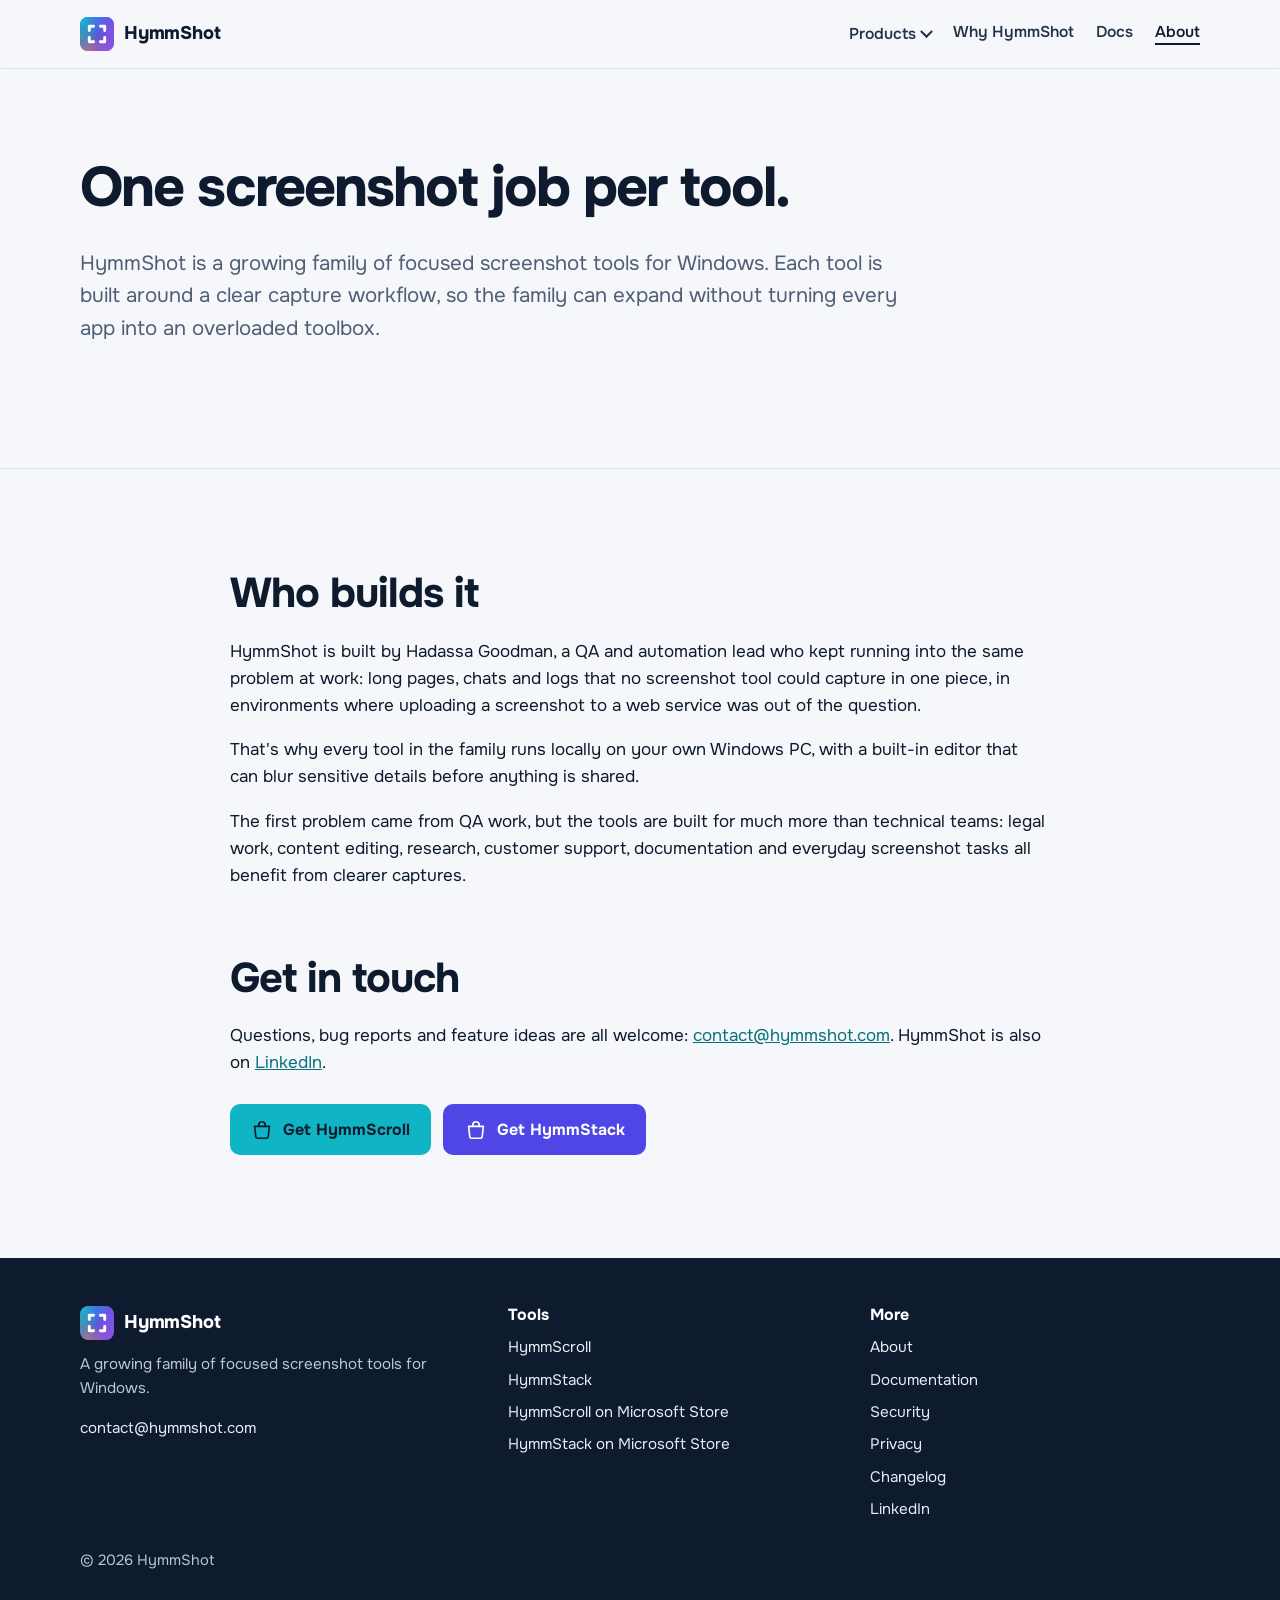
<file: about.html>
<!doctype html>
<html lang="en">
<head>
<meta charset="utf-8">
<meta name="viewport" content="width=device-width, initial-scale=1">
<title>About HymmShot — focused screenshot tools for Windows</title>
<meta name="description" content="HymmShot is a growing family of focused screenshot tools for Windows, starting with HymmScroll for scrolling captures and HymmStack for combining separate captures into one image.">
<meta name="robots" content="index, follow, max-snippet:-1, max-image-preview:large, max-video-preview:-1">
<link rel="alternate" type="text/markdown" href="https://hymmshot.com/about.md" title="Plain-text version for AI agents">
<meta name="theme-color" content="#0e1b2e">
<link rel="canonical" href="https://hymmshot.com/about.html">
<meta property="og:type" content="website">
<meta property="og:site_name" content="HymmShot">
<meta property="og:url" content="https://hymmshot.com/about.html">
<meta property="og:title" content="About HymmShot — focused screenshot tools for Windows">
<meta property="og:description" content="HymmShot is a growing family of focused screenshot tools for Windows, starting with HymmScroll for scrolling captures and HymmStack for combining separate captures into one image.">
<meta property="og:image" content="https://hymmshot.com/assets/og-hymmshot.png">
<meta property="og:image:width" content="1200">
<meta property="og:image:height" content="630">
<meta name="twitter:card" content="summary_large_image">
<meta name="twitter:title" content="About HymmShot — focused screenshot tools for Windows">
<meta name="twitter:description" content="HymmShot is a growing family of focused screenshot tools for Windows, starting with HymmScroll for scrolling captures and HymmStack for combining separate captures into one image.">
<meta name="twitter:image" content="https://hymmshot.com/assets/og-hymmshot.png">
<link rel="icon" href="assets/favicon-shot.png" type="image/png">
<link rel="manifest" href="manifest.webmanifest">
<link rel="preconnect" href="https://fonts.googleapis.com">
<link rel="preconnect" href="https://fonts.gstatic.com" crossorigin>
<link href="https://fonts.googleapis.com/css2?family=Onest:wght@400;500;600;700;800&display=swap" rel="stylesheet">
<link rel="stylesheet" href="assets/site.css">
<script defer src="assets/analytics.js"></script>

</head>
<body>
<a class="skip" href="#main">Skip to content</a>
<header class="site-head"><div class="wrap">
<a class="brand" href="index.html"><svg viewBox="0 0 512 512" aria-hidden="true"><defs><radialGradient id="hmhb0" cx="0.12" cy="0.08" r="0.62"><stop offset="0" stop-color="#14BFD0" stop-opacity="0.95"/><stop offset="0.55" stop-color="#14BFD0" stop-opacity="0.43"/><stop offset="1" stop-color="#14BFD0" stop-opacity="0"/></radialGradient><radialGradient id="hmhb1" cx="0.62" cy="0.0" r="0.55"><stop offset="0" stop-color="#3F74EE" stop-opacity="0.85"/><stop offset="0.55" stop-color="#3F74EE" stop-opacity="0.38"/><stop offset="1" stop-color="#3F74EE" stop-opacity="0"/></radialGradient><radialGradient id="hmhb2" cx="1.0" cy="0.4" r="0.6"><stop offset="0" stop-color="#8B4FEA" stop-opacity="0.9"/><stop offset="0.55" stop-color="#8B4FEA" stop-opacity="0.41"/><stop offset="1" stop-color="#8B4FEA" stop-opacity="0"/></radialGradient><radialGradient id="hmhb3" cx="0.85" cy="1.0" r="0.6"><stop offset="0" stop-color="#A956DC" stop-opacity="0.8"/><stop offset="0.55" stop-color="#A956DC" stop-opacity="0.36"/><stop offset="1" stop-color="#A956DC" stop-opacity="0"/></radialGradient><radialGradient id="hmhb4" cx="0.2" cy="1.0" r="0.55"><stop offset="0" stop-color="#EC8B5E" stop-opacity="0.6"/><stop offset="0.55" stop-color="#EC8B5E" stop-opacity="0.27"/><stop offset="1" stop-color="#EC8B5E" stop-opacity="0"/></radialGradient><radialGradient id="hmhb5" cx="0.0" cy="0.55" r="0.5"><stop offset="0" stop-color="#2FB89C" stop-opacity="0.6"/><stop offset="0.55" stop-color="#2FB89C" stop-opacity="0.27"/><stop offset="1" stop-color="#2FB89C" stop-opacity="0"/></radialGradient><clipPath id="hmhc"><rect width="512" height="512" rx="115"/></clipPath></defs><g clip-path="url(#hmhc)"><rect width="512" height="512" fill="#5351D6"/><rect width="512" height="512" fill="url(#hmhb0)"/><rect width="512" height="512" fill="url(#hmhb1)"/><rect width="512" height="512" fill="url(#hmhb2)"/><rect width="512" height="512" fill="url(#hmhb3)"/><rect width="512" height="512" fill="url(#hmhb4)"/><rect width="512" height="512" fill="url(#hmhb5)"/></g><g fill="none" stroke="#fff" stroke-width="44" stroke-linecap="round" stroke-linejoin="round"><path d="M140 204L140 140L204 140"/><path d="M308 140L372 140L372 204"/><path d="M372 308L372 372L308 372"/><path d="M204 372L140 372L140 308"/></g></svg><span>HymmShot</span></a>
<nav class="nav" aria-label="Main">
<details><summary>Products</summary><div class="menu">
<a href="hymmscroll/index.html"><svg viewBox="0 0 512 512" aria-hidden="true"><defs><linearGradient id="gcnav1" x1="0" y1="0" x2="1" y2="1"><stop offset="0" stop-color="#3FE3EA"/><stop offset="1" stop-color="#0EA5B7"/></linearGradient></defs><rect width="512" height="512" rx="115" fill="url(#gcnav1)"/><g fill="none" stroke="#fff" stroke-width="48" stroke-linecap="round" stroke-linejoin="round"><path d="M168 160L256 248L344 160"/><path d="M168 264L256 352L344 264"/></g></svg><span><strong>HymmScroll</strong><span>Scrolling screenshots</span></span></a>
<a href="hymmstack/index.html"><svg viewBox="0 0 512 512" aria-hidden="true"><defs><linearGradient id="gknav2" x1="0" y1="0" x2="1" y2="1"><stop offset="0" stop-color="#8B93FF"/><stop offset="1" stop-color="#4F46E5"/></linearGradient></defs><rect width="512" height="512" rx="115" fill="url(#gknav2)"/><g fill="none" stroke="#fff" stroke-width="44" stroke-linecap="round" stroke-linejoin="round"><path d="M128 176L196 256L128 336"/><path d="M384 176L316 256L384 336"/><path d="M256 164V348"/></g></svg><span><strong>HymmStack</strong><span>Multi-area capture</span></span></a>
</div></details>
<a href="index.html#private">Why HymmShot</a>
<a href="docs.html">Docs</a>
<a href="about.html" aria-current="page">About</a>
</nav>
</div></header>
<main id="main">
<section class="hero"><div class="wrap">
<h1>One screenshot job per tool.</h1>
<p class="lede">HymmShot is a growing family of focused screenshot tools for Windows. Each tool is built around a clear capture workflow, so the family can expand without turning every app into an overloaded toolbox.</p>
</div></section>
<hr class="divider">
<section><div class="wrap" style="max-width:820px">
<h2>Who builds it</h2>
<p>HymmShot is built by Hadassa Goodman, a QA and automation lead who kept running into the same problem at work: long pages, chats and logs that no screenshot tool could capture in one piece, in environments where uploading a screenshot to a web service was out of the question.</p>
<p>That's why every tool in the family runs locally on your own Windows PC, with a built-in editor that can blur sensitive details before anything is shared.</p><p>The first problem came from QA work, but the tools are built for much more than technical teams: legal work, content editing, research, customer support, documentation and everyday screenshot tasks all benefit from clearer captures.</p>
<h2 style="margin-top:1.6em">Get in touch</h2>
<p>Questions, bug reports and feature ideas are all welcome: <a href="mailto:contact@hymmshot.com">contact@hymmshot.com</a>. HymmShot is also on <a href="https://www.linkedin.com/company/hymmshot" target="_blank" rel="noopener">LinkedIn</a>.</p>
<div class="actions"><a class="btn btn-scroll" data-download-cta="about" href="https://apps.microsoft.com/detail/9n6580jqmpw8" target="_blank" rel="noopener"><svg viewBox="0 0 24 24" fill="none" stroke="currentColor" stroke-width="1.8" stroke-linecap="round" stroke-linejoin="round" aria-hidden="true"><path d="M4 8h16l-1.2 11.2a2 2 0 0 1-2 1.8H7.2a2 2 0 0 1-2-1.8z"/><path d="M8.5 8V6.5a3.5 3.5 0 0 1 7 0V8"/></svg>Get HymmScroll</a><a class="btn btn-stack" data-download-cta="about-stack" href="https://apps.microsoft.com/detail/9p1lzh1rvsdb" target="_blank" rel="noopener"><svg viewBox="0 0 24 24" fill="none" stroke="currentColor" stroke-width="1.8" stroke-linecap="round" stroke-linejoin="round" aria-hidden="true"><path d="M4 8h16l-1.2 11.2a2 2 0 0 1-2 1.8H7.2a2 2 0 0 1-2-1.8z"/><path d="M8.5 8V6.5a3.5 3.5 0 0 1 7 0V8"/></svg>Get HymmStack</a></div>
</div></section>
</main>
<footer class="site-foot"><div class="wrap">
<div><a class="brand" href="index.html"><img src="assets/icon-shot.svg" width="34" height="34" alt=""><span>HymmShot</span></a><p>A growing family of focused screenshot tools for Windows.</p><p><a href="mailto:contact@hymmshot.com">contact@hymmshot.com</a></p></div>
<div><h2>Tools</h2><ul>
<li><a href="hymmscroll/index.html">HymmScroll</a></li>
<li><a href="hymmstack/index.html">HymmStack</a></li>
<li><a href="https://apps.microsoft.com/detail/9n6580jqmpw8" target="_blank" rel="noopener">HymmScroll on Microsoft Store</a></li>
<li><a href="https://apps.microsoft.com/detail/9p1lzh1rvsdb" target="_blank" rel="noopener">HymmStack on Microsoft Store</a></li>
</ul></div>
<div><h2>More</h2><ul><li><a href="about.html">About</a></li><li><a href="docs.html">Documentation</a></li><li><a href="security.html">Security</a></li><li><a href="privacy.html">Privacy</a></li><li><a href="changelog.html">Changelog</a></li><li><a href="https://www.linkedin.com/company/hymmshot" target="_blank" rel="noopener">LinkedIn</a></li></ul></div>
</div><div class="wrap"><p class="small" style="margin-top:28px">© 2026 HymmShot</p></div></footer>
</body>
</html>
</file>
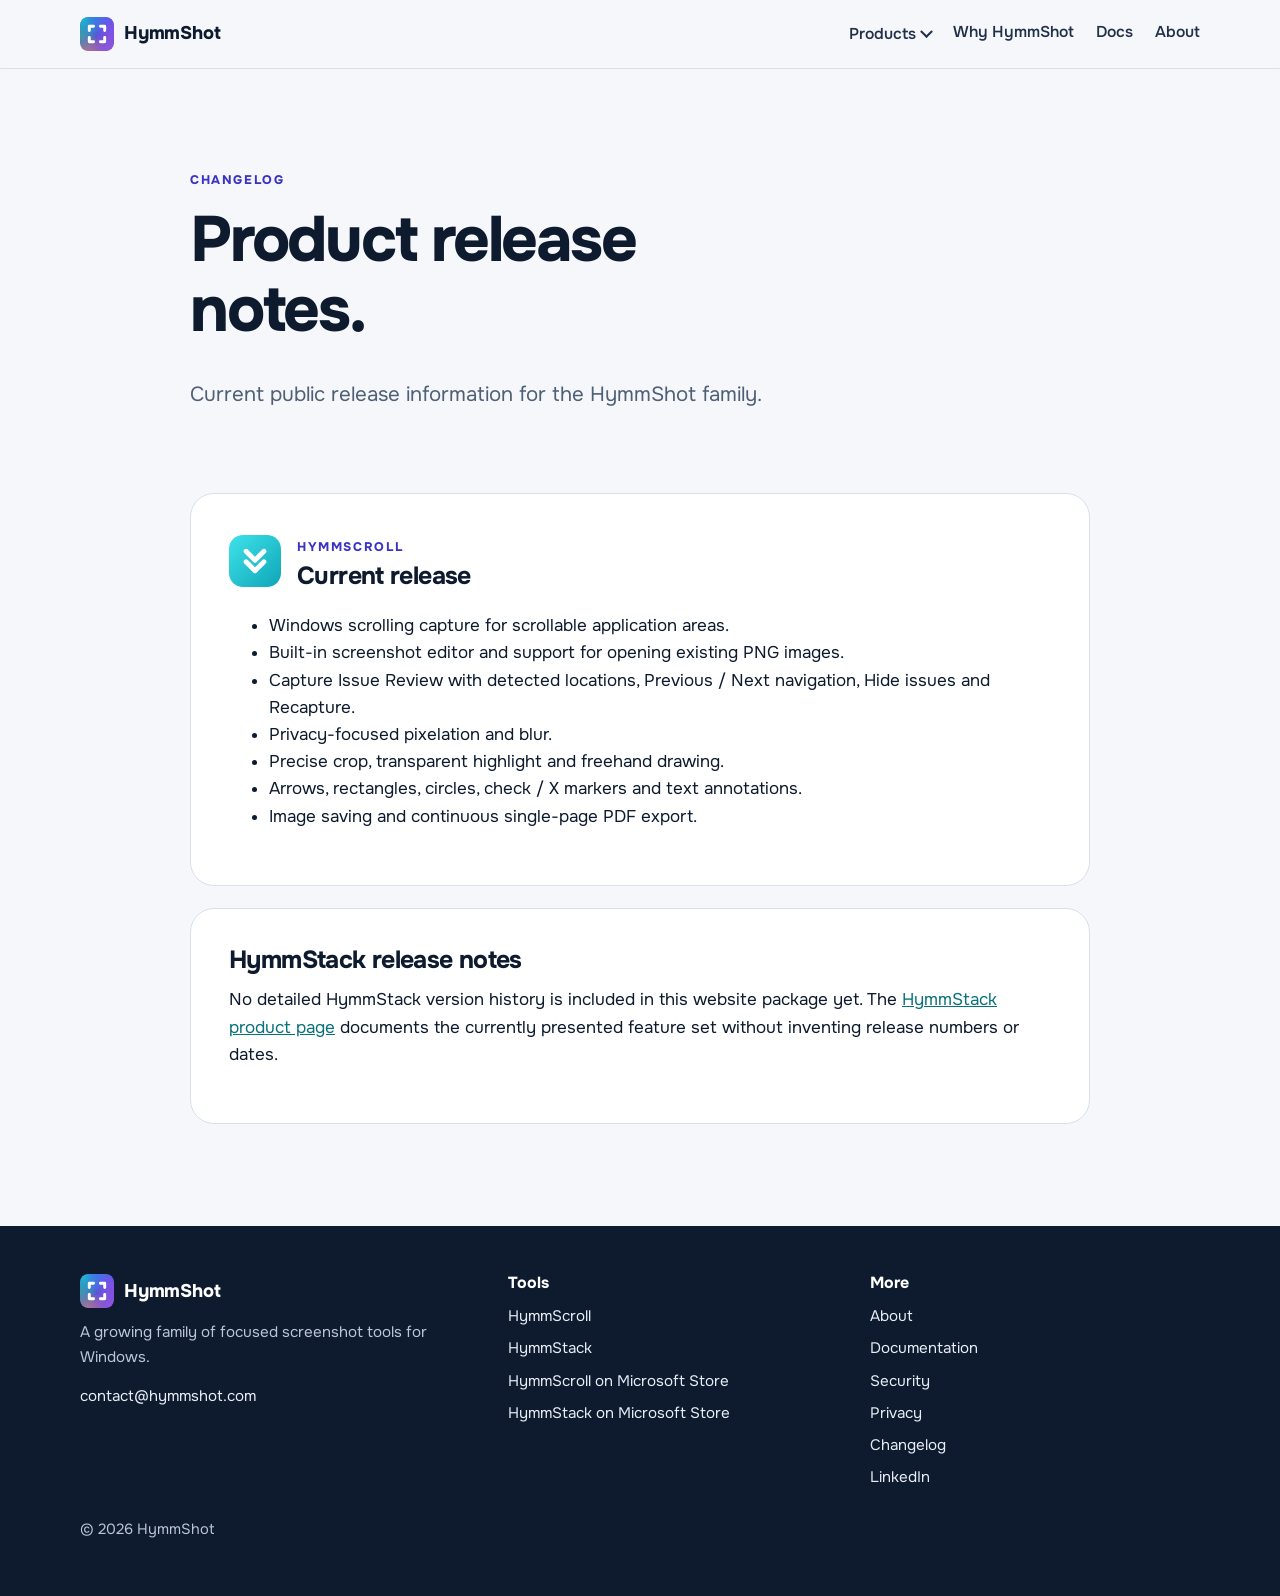
<file: changelog.html>
<!doctype html><html lang="en"><head><meta charset="utf-8"><meta name="viewport" content="width=device-width, initial-scale=1"><title>HymmShot Changelog — Product release notes</title><meta name="description" content="Release notes and current release information for HymmShot Windows screenshot tools."><meta name="robots" content="index, follow, max-image-preview:large"><meta name="theme-color" content="#0e1b2e"><link rel="canonical" href="https://hymmshot.com/changelog.html"><link rel="icon" href="assets/favicon-shot.png" type="image/png"><link rel="manifest" href="manifest.webmanifest"><link rel="preconnect" href="https://fonts.googleapis.com"><link rel="preconnect" href="https://fonts.gstatic.com" crossorigin><link href="https://fonts.googleapis.com/css2?family=Onest:wght@400;500;600;700;800&display=swap" rel="stylesheet"><link rel="stylesheet" href="assets/site.css"><script defer src="assets/analytics.js"></script></head><body><a class="skip" href="#main">Skip to content</a>
<header class="site-head"><div class="wrap">
<a class="brand" href="index.html"><img src="assets/icon-shot.svg" width="34" height="34" alt=""><span>HymmShot</span></a>
<nav class="nav" aria-label="Main">
<details><summary>Products</summary><div class="menu">
<a href="hymmscroll/index.html"><img src="assets/icon-scroll.svg" width="34" height="34" alt=""><span><strong>HymmScroll</strong><span>Scrolling screenshots</span></span></a>
<a href="hymmstack/index.html"><img src="assets/icon-stack.svg" width="34" height="34" alt=""><span><strong>HymmStack</strong><span>Multi-area capture</span></span></a>
</div></details>
<a href="index.html#private">Why HymmShot</a>
<a href="docs.html">Docs</a>
<a href="about.html">About</a>
</nav>
</div></header><main id="main"><section class="page-hero"><div class="wrap narrow"><span class="eyebrow">Changelog</span><h1>Product release notes.</h1><p class="lede">Current public release information for the HymmShot family.</p></div></section><section class="info-section"><div class="wrap narrow"><div class="info-stack"><article class="release-card"><div class="release-head"><img src="assets/icon-scroll.svg" alt="" width="52" height="52"><div><span class="eyebrow">HymmScroll</span><h2>Current release</h2></div></div><ul><li>Windows scrolling capture for scrollable application areas.</li><li>Built-in screenshot editor and support for opening existing PNG images.</li><li>Capture Issue Review with detected locations, Previous / Next navigation, Hide issues and Recapture.</li><li>Privacy-focused pixelation and blur.</li><li>Precise crop, transparent highlight and freehand drawing.</li><li>Arrows, rectangles, circles, check / X markers and text annotations.</li><li>Image saving and continuous single-page PDF export.</li></ul></article><article class="info-card"><h2>HymmStack release notes</h2><p>No detailed HymmStack version history is included in this website package yet. The <a href="hymmstack/index.html">HymmStack product page</a> documents the currently presented feature set without inventing release numbers or dates.</p></article></div></div></section></main><footer class="site-foot"><div class="wrap">
<div><a class="brand" href="index.html"><img src="assets/icon-shot.svg" width="34" height="34" alt=""><span>HymmShot</span></a><p>A growing family of focused screenshot tools for Windows.</p><p><a href="mailto:contact@hymmshot.com">contact@hymmshot.com</a></p></div>
<div><h2>Tools</h2><ul>
<li><a href="hymmscroll/index.html">HymmScroll</a></li>
<li><a href="hymmstack/index.html">HymmStack</a></li>
<li><a href="https://apps.microsoft.com/detail/9n6580jqmpw8" target="_blank" rel="noopener">HymmScroll on Microsoft Store</a></li>
<li><a href="https://apps.microsoft.com/detail/9p1lzh1rvsdb" target="_blank" rel="noopener">HymmStack on Microsoft Store</a></li>
</ul></div>
<div><h2>More</h2><ul><li><a href="about.html">About</a></li><li><a href="docs.html">Documentation</a></li><li><a href="security.html">Security</a></li><li><a href="privacy.html">Privacy</a></li><li><a href="changelog.html">Changelog</a></li><li><a href="https://www.linkedin.com/company/hymmshot" target="_blank" rel="noopener">LinkedIn</a></li></ul></div>
</div><div class="wrap"><p class="small" style="margin-top:28px">© 2026 HymmShot</p></div></footer></body></html>
</file>
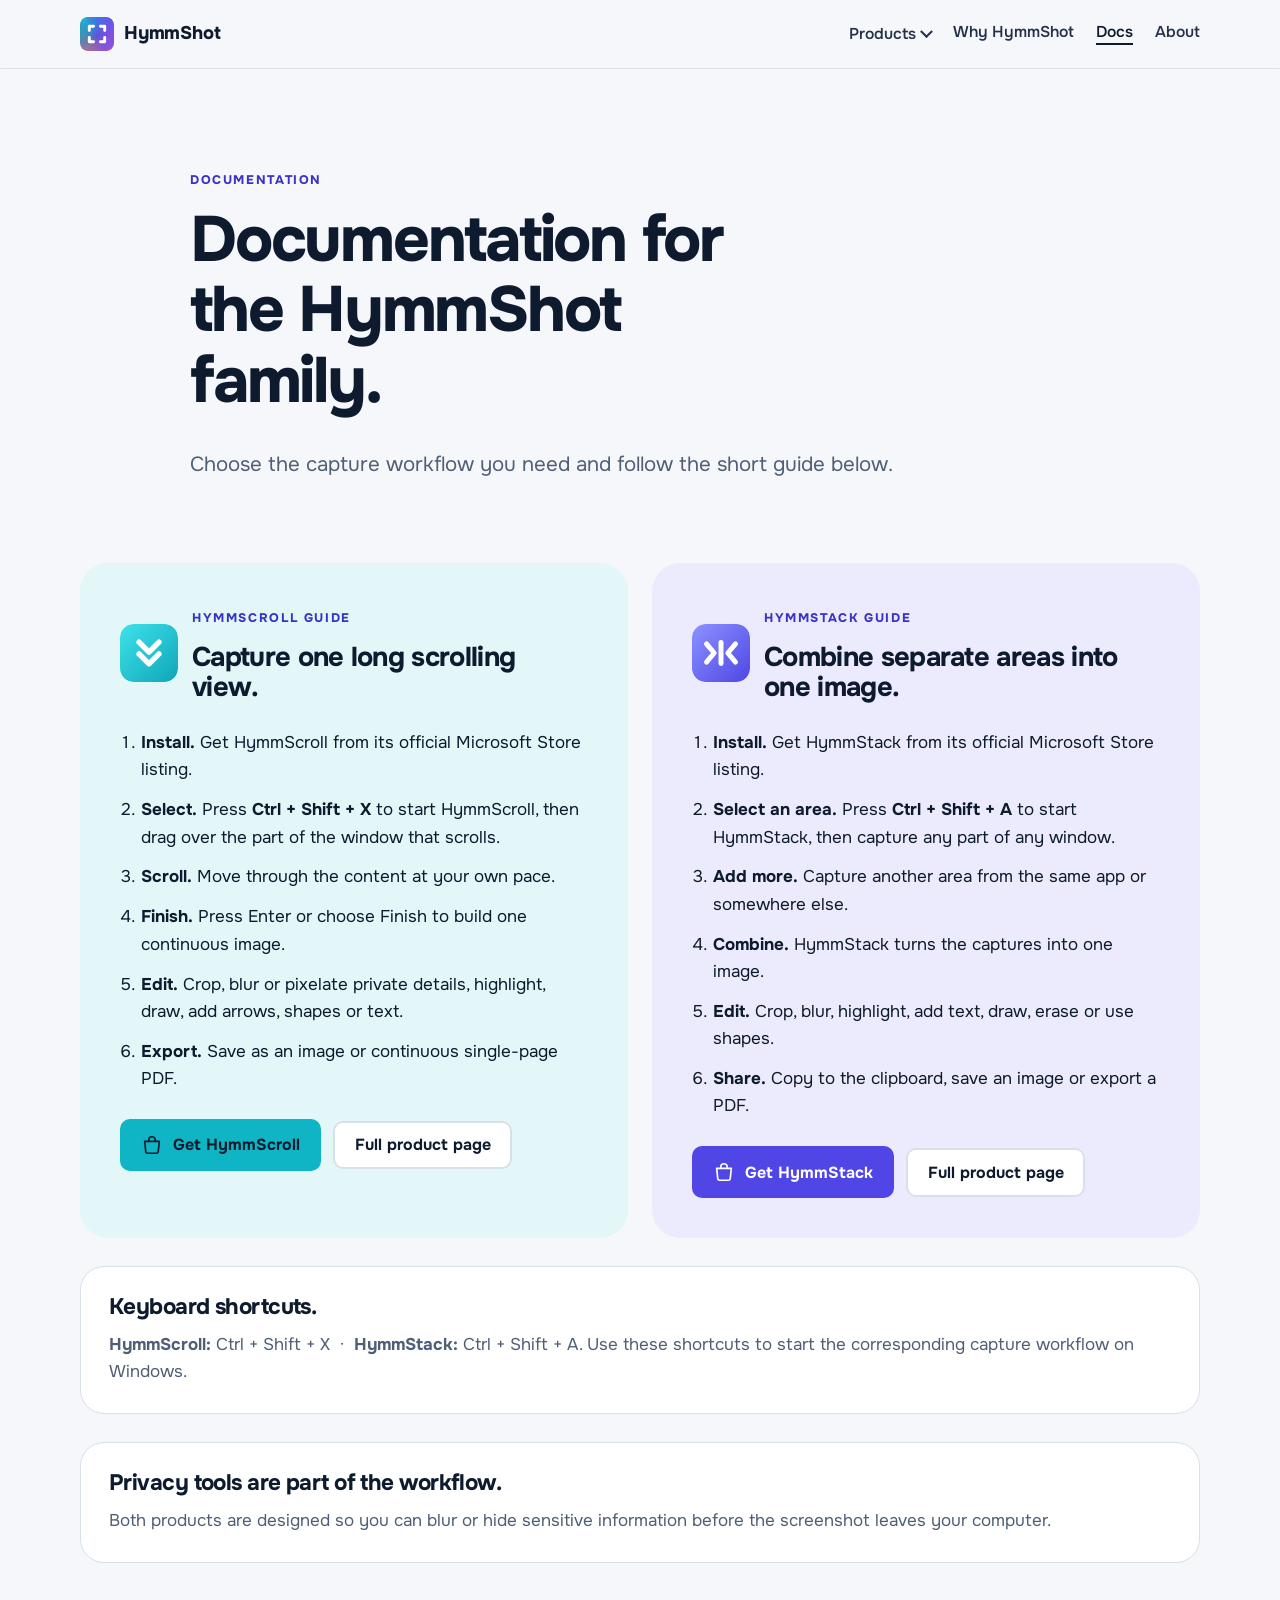
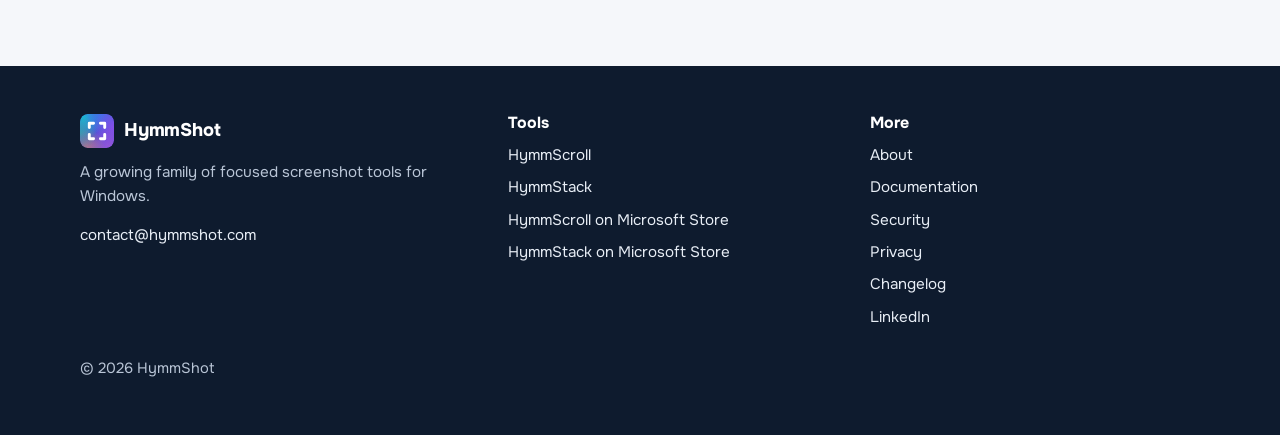
<file: docs.html>
<!doctype html><html lang="en"><head><meta charset="utf-8"><meta name="viewport" content="width=device-width, initial-scale=1"><title>HymmShot Documentation — HymmScroll & HymmStack</title><meta name="description" content="Quick-start documentation for HymmScroll scrolling captures and HymmStack multi-area captures on Windows."><meta name="robots" content="index, follow, max-image-preview:large"><meta name="theme-color" content="#0e1b2e"><link rel="canonical" href="https://hymmshot.com/docs.html"><link rel="icon" href="assets/favicon-shot.png" type="image/png"><link rel="manifest" href="manifest.webmanifest"><link rel="preconnect" href="https://fonts.googleapis.com"><link rel="preconnect" href="https://fonts.gstatic.com" crossorigin><link href="https://fonts.googleapis.com/css2?family=Onest:wght@400;500;600;700;800&display=swap" rel="stylesheet"><link rel="stylesheet" href="assets/site.css"><script defer src="assets/analytics.js"></script></head><body><a class="skip" href="#main">Skip to content</a>
<header class="site-head"><div class="wrap">
<a class="brand" href="index.html"><img src="assets/icon-shot.svg" width="34" height="34" alt=""><span>HymmShot</span></a>
<nav class="nav" aria-label="Main">
<details><summary>Products</summary><div class="menu">
<a href="hymmscroll/index.html"><img src="assets/icon-scroll.svg" width="34" height="34" alt=""><span><strong>HymmScroll</strong><span>Scrolling screenshots</span></span></a>
<a href="hymmstack/index.html"><img src="assets/icon-stack.svg" width="34" height="34" alt=""><span><strong>HymmStack</strong><span>Multi-area capture</span></span></a>
</div></details>
<a href="index.html#private">Why HymmShot</a>
<a href="docs.html" aria-current="page">Docs</a>
<a href="about.html">About</a>
</nav>
</div></header><main id="main"><section class="page-hero"><div class="wrap narrow"><span class="eyebrow">Documentation</span><h1>Documentation for the HymmShot family.</h1><p class="lede">Choose the capture workflow you need and follow the short guide below.</p></div></section><section class="info-section"><div class="wrap"><div class="docs-grid">
<article class="docs-product scroll"><div class="product-title"><img src="assets/icon-scroll.svg" alt="" width="58" height="58"><div><span class="eyebrow">HymmScroll guide</span><h2>Capture one long scrolling view.</h2></div></div><ol class="guide-steps"><li><strong>Install.</strong> Get HymmScroll from its official Microsoft Store listing.</li><li><strong>Select.</strong> Press <strong>Ctrl + Shift + X</strong> to start HymmScroll, then drag over the part of the window that scrolls.</li><li><strong>Scroll.</strong> Move through the content at your own pace.</li><li><strong>Finish.</strong> Press Enter or choose Finish to build one continuous image.</li><li><strong>Edit.</strong> Crop, blur or pixelate private details, highlight, draw, add arrows, shapes or text.</li><li><strong>Export.</strong> Save as an image or continuous single-page PDF.</li></ol><div class="actions"><a class="btn btn-scroll" data-download-cta="docs-scroll" href="https://apps.microsoft.com/detail/9n6580jqmpw8" target="_blank" rel="noopener"><svg viewBox="0 0 24 24" fill="none" stroke="currentColor" stroke-width="1.8" stroke-linecap="round" stroke-linejoin="round" aria-hidden="true"><path d="M4 8h16l-1.2 11.2a2 2 0 0 1-2 1.8H7.2a2 2 0 0 1-2-1.8z"/><path d="M8.5 8V6.5a3.5 3.5 0 0 1 7 0V8"/></svg>Get HymmScroll</a><a class="btn btn-ghost" href="hymmscroll/index.html">Full product page</a></div></article>
<article class="docs-product stack"><div class="product-title"><img src="assets/icon-stack.svg" alt="" width="58" height="58"><div><span class="eyebrow">HymmStack guide</span><h2>Combine separate areas into one image.</h2></div></div><ol class="guide-steps"><li><strong>Install.</strong> Get HymmStack from its official Microsoft Store listing.</li><li><strong>Select an area.</strong> Press <strong>Ctrl + Shift + A</strong> to start HymmStack, then capture any part of any window.</li><li><strong>Add more.</strong> Capture another area from the same app or somewhere else.</li><li><strong>Combine.</strong> HymmStack turns the captures into one image.</li><li><strong>Edit.</strong> Crop, blur, highlight, add text, draw, erase or use shapes.</li><li><strong>Share.</strong> Copy to the clipboard, save an image or export a PDF.</li></ol><div class="actions"><a class="btn btn-stack" data-download-cta="docs-stack" href="https://apps.microsoft.com/detail/9p1lzh1rvsdb" target="_blank" rel="noopener"><svg viewBox="0 0 24 24" fill="none" stroke="currentColor" stroke-width="1.8" stroke-linecap="round" stroke-linejoin="round" aria-hidden="true"><path d="M4 8h16l-1.2 11.2a2 2 0 0 1-2 1.8H7.2a2 2 0 0 1-2-1.8z"/><path d="M8.5 8V6.5a3.5 3.5 0 0 1 7 0V8"/></svg>Get HymmStack</a><a class="btn btn-ghost" href="hymmstack/index.html">Full product page</a></div></article>
</div><div class="docs-note"><h2>Keyboard shortcuts.</h2><p><strong>HymmScroll:</strong> Ctrl + Shift + X &nbsp;·&nbsp; <strong>HymmStack:</strong> Ctrl + Shift + A. Use these shortcuts to start the corresponding capture workflow on Windows.</p></div><div class="docs-note"><h2>Privacy tools are part of the workflow.</h2><p>Both products are designed so you can blur or hide sensitive information before the screenshot leaves your computer.</p></div></div></section></main><footer class="site-foot"><div class="wrap">
<div><a class="brand" href="index.html"><img src="assets/icon-shot.svg" width="34" height="34" alt=""><span>HymmShot</span></a><p>A growing family of focused screenshot tools for Windows.</p><p><a href="mailto:contact@hymmshot.com">contact@hymmshot.com</a></p></div>
<div><h2>Tools</h2><ul>
<li><a href="hymmscroll/index.html">HymmScroll</a></li>
<li><a href="hymmstack/index.html">HymmStack</a></li>
<li><a href="https://apps.microsoft.com/detail/9n6580jqmpw8" target="_blank" rel="noopener">HymmScroll on Microsoft Store</a></li>
<li><a href="https://apps.microsoft.com/detail/9p1lzh1rvsdb" target="_blank" rel="noopener">HymmStack on Microsoft Store</a></li>
</ul></div>
<div><h2>More</h2><ul><li><a href="about.html">About</a></li><li><a href="docs.html">Documentation</a></li><li><a href="security.html">Security</a></li><li><a href="privacy.html">Privacy</a></li><li><a href="changelog.html">Changelog</a></li><li><a href="https://www.linkedin.com/company/hymmshot" target="_blank" rel="noopener">LinkedIn</a></li></ul></div>
</div><div class="wrap"><p class="small" style="margin-top:28px">© 2026 HymmShot</p></div></footer></body></html>
</file>
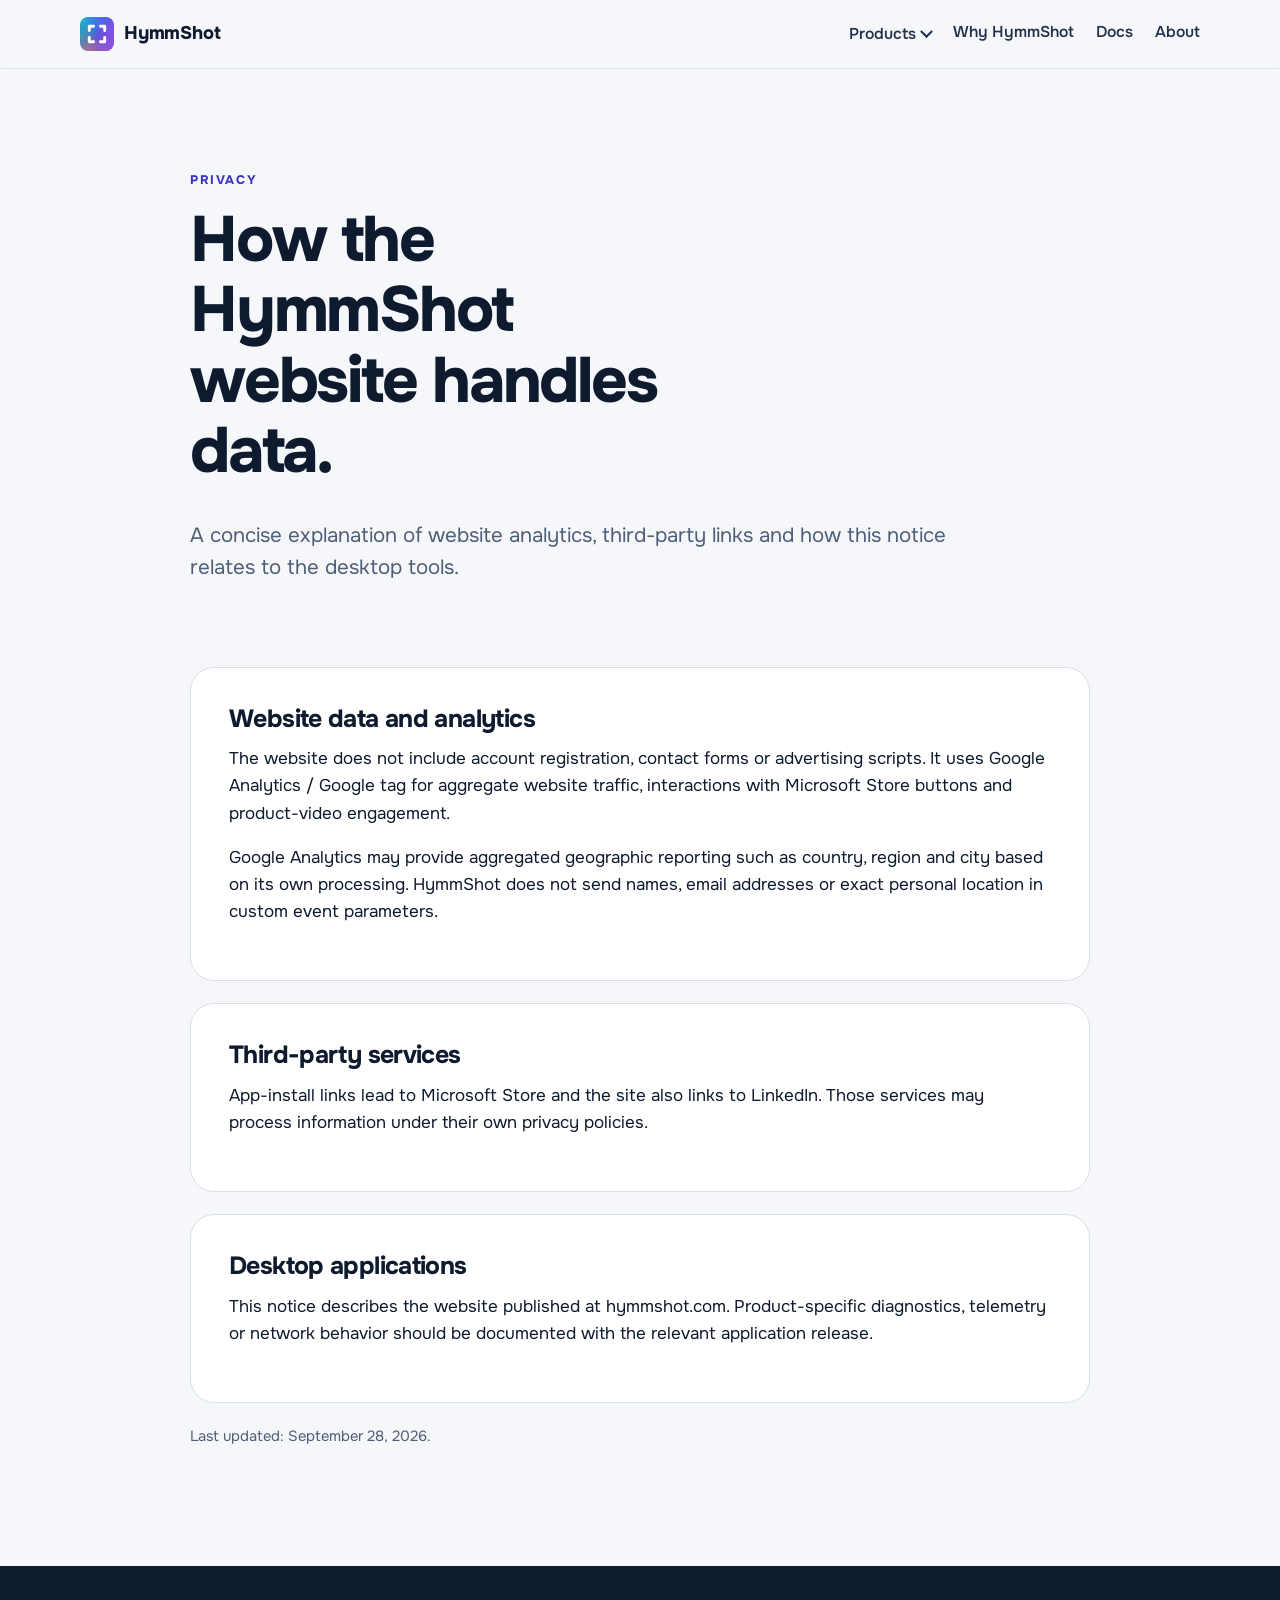
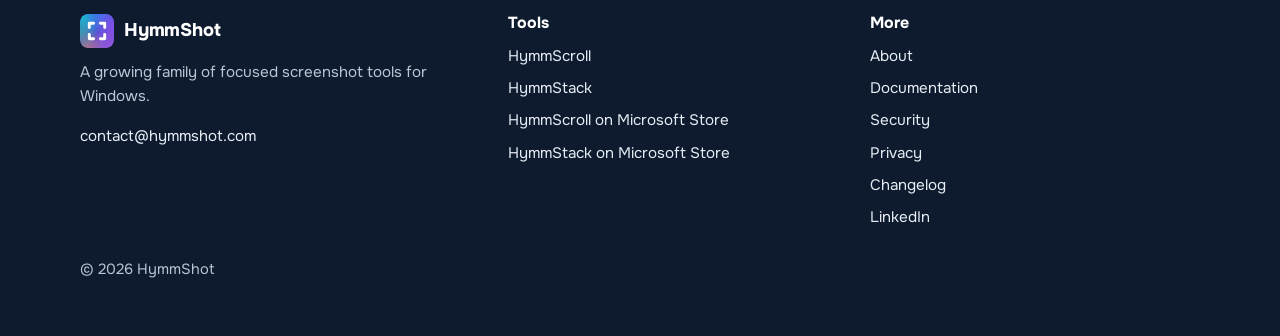
<file: privacy.html>
<!doctype html><html lang="en"><head><meta charset="utf-8"><meta name="viewport" content="width=device-width, initial-scale=1"><title>HymmShot Privacy — Website data and analytics</title><meta name="description" content="Privacy information for the HymmShot website, including analytics and third-party links."><meta name="robots" content="index, follow, max-image-preview:large"><meta name="theme-color" content="#0e1b2e"><link rel="canonical" href="https://hymmshot.com/privacy.html"><link rel="icon" href="assets/favicon-shot.png" type="image/png"><link rel="manifest" href="manifest.webmanifest"><link rel="preconnect" href="https://fonts.googleapis.com"><link rel="preconnect" href="https://fonts.gstatic.com" crossorigin><link href="https://fonts.googleapis.com/css2?family=Onest:wght@400;500;600;700;800&display=swap" rel="stylesheet"><link rel="stylesheet" href="assets/site.css"><script defer src="assets/analytics.js"></script></head><body><a class="skip" href="#main">Skip to content</a>
<header class="site-head"><div class="wrap">
<a class="brand" href="index.html"><img src="assets/icon-shot.svg" width="34" height="34" alt=""><span>HymmShot</span></a>
<nav class="nav" aria-label="Main">
<details><summary>Products</summary><div class="menu">
<a href="hymmscroll/index.html"><img src="assets/icon-scroll.svg" width="34" height="34" alt=""><span><strong>HymmScroll</strong><span>Scrolling screenshots</span></span></a>
<a href="hymmstack/index.html"><img src="assets/icon-stack.svg" width="34" height="34" alt=""><span><strong>HymmStack</strong><span>Multi-area capture</span></span></a>
</div></details>
<a href="index.html#private">Why HymmShot</a>
<a href="docs.html">Docs</a>
<a href="about.html">About</a>
</nav>
</div></header><main id="main"><section class="page-hero"><div class="wrap narrow"><span class="eyebrow">Privacy</span><h1>How the HymmShot website handles data.</h1><p class="lede">A concise explanation of website analytics, third-party links and how this notice relates to the desktop tools.</p></div></section><section class="info-section"><div class="wrap narrow"><div class="info-stack">
<article class="info-card"><h2>Website data and analytics</h2><p>The website does not include account registration, contact forms or advertising scripts. It uses Google Analytics / Google tag for aggregate website traffic, interactions with Microsoft Store buttons and product-video engagement.</p><p>Google Analytics may provide aggregated geographic reporting such as country, region and city based on its own processing. HymmShot does not send names, email addresses or exact personal location in custom event parameters.</p></article>
<article class="info-card"><h2>Third-party services</h2><p>App-install links lead to Microsoft Store and the site also links to LinkedIn. Those services may process information under their own privacy policies.</p></article>
<article class="info-card"><h2>Desktop applications</h2><p>This notice describes the website published at hymmshot.com. Product-specific diagnostics, telemetry or network behavior should be documented with the relevant application release.</p></article>
<p class="meta-line">Last updated: September 28, 2026.</p></div></div></section></main><footer class="site-foot"><div class="wrap">
<div><a class="brand" href="index.html"><img src="assets/icon-shot.svg" width="34" height="34" alt=""><span>HymmShot</span></a><p>A growing family of focused screenshot tools for Windows.</p><p><a href="mailto:contact@hymmshot.com">contact@hymmshot.com</a></p></div>
<div><h2>Tools</h2><ul>
<li><a href="hymmscroll/index.html">HymmScroll</a></li>
<li><a href="hymmstack/index.html">HymmStack</a></li>
<li><a href="https://apps.microsoft.com/detail/9n6580jqmpw8" target="_blank" rel="noopener">HymmScroll on Microsoft Store</a></li>
<li><a href="https://apps.microsoft.com/detail/9p1lzh1rvsdb" target="_blank" rel="noopener">HymmStack on Microsoft Store</a></li>
</ul></div>
<div><h2>More</h2><ul><li><a href="about.html">About</a></li><li><a href="docs.html">Documentation</a></li><li><a href="security.html">Security</a></li><li><a href="privacy.html">Privacy</a></li><li><a href="changelog.html">Changelog</a></li><li><a href="https://www.linkedin.com/company/hymmshot" target="_blank" rel="noopener">LinkedIn</a></li></ul></div>
</div><div class="wrap"><p class="small" style="margin-top:28px">© 2026 HymmShot</p></div></footer></body></html>
</file>
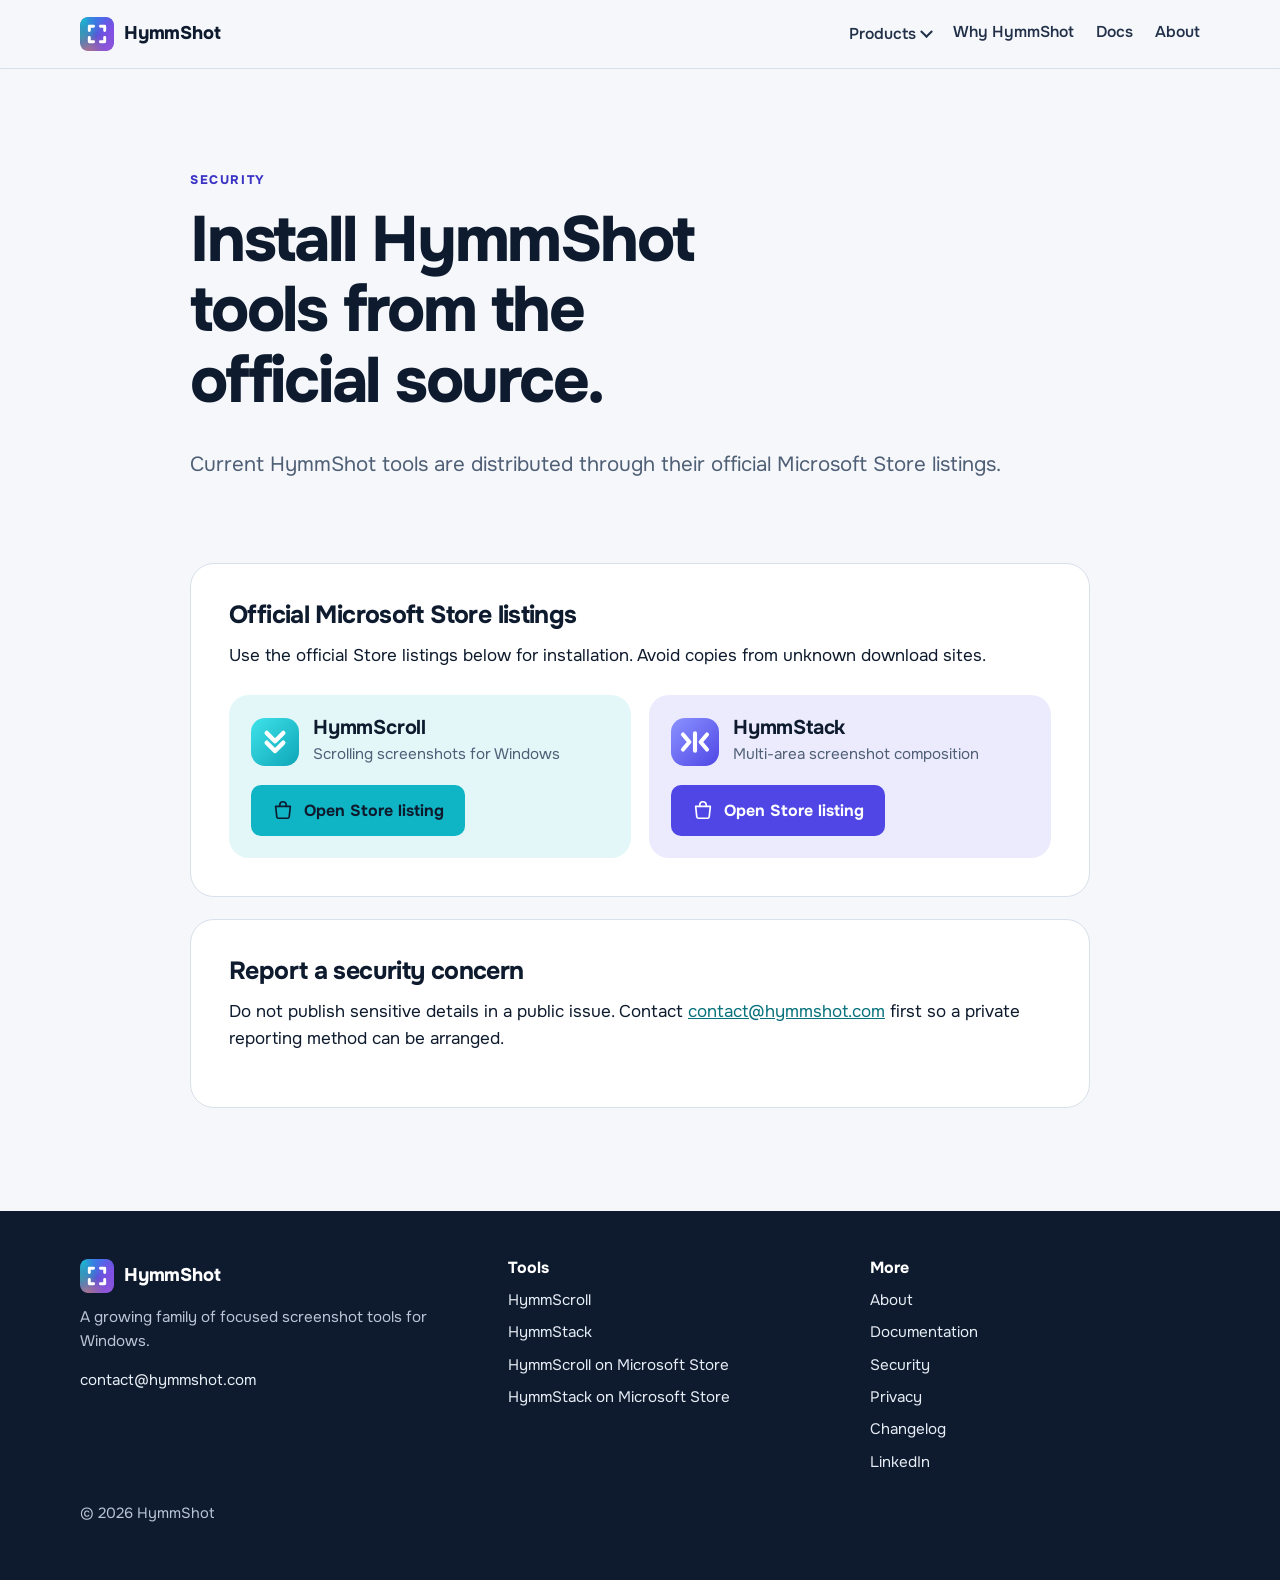
<file: security.html>
<!doctype html><html lang="en"><head><meta charset="utf-8"><meta name="viewport" content="width=device-width, initial-scale=1"><title>HymmShot Security — Official downloads and reporting</title><meta name="description" content="Official download links for HymmScroll and HymmStack, plus security reporting guidance."><meta name="robots" content="index, follow, max-image-preview:large"><meta name="theme-color" content="#0e1b2e"><link rel="canonical" href="https://hymmshot.com/security.html"><link rel="icon" href="assets/favicon-shot.png" type="image/png"><link rel="manifest" href="manifest.webmanifest"><link rel="preconnect" href="https://fonts.googleapis.com"><link rel="preconnect" href="https://fonts.gstatic.com" crossorigin><link href="https://fonts.googleapis.com/css2?family=Onest:wght@400;500;600;700;800&display=swap" rel="stylesheet"><link rel="stylesheet" href="assets/site.css"><script defer src="assets/analytics.js"></script></head><body><a class="skip" href="#main">Skip to content</a>
<header class="site-head"><div class="wrap">
<a class="brand" href="index.html"><img src="assets/icon-shot.svg" width="34" height="34" alt=""><span>HymmShot</span></a>
<nav class="nav" aria-label="Main">
<details><summary>Products</summary><div class="menu">
<a href="hymmscroll/index.html"><img src="assets/icon-scroll.svg" width="34" height="34" alt=""><span><strong>HymmScroll</strong><span>Scrolling screenshots</span></span></a>
<a href="hymmstack/index.html"><img src="assets/icon-stack.svg" width="34" height="34" alt=""><span><strong>HymmStack</strong><span>Multi-area capture</span></span></a>
</div></details>
<a href="index.html#private">Why HymmShot</a>
<a href="docs.html">Docs</a>
<a href="about.html">About</a>
</nav>
</div></header><main id="main"><section class="page-hero"><div class="wrap narrow"><span class="eyebrow">Security</span><h1>Install HymmShot tools from the official source.</h1><p class="lede">Current HymmShot tools are distributed through their official Microsoft Store listings.</p></div></section><section class="info-section"><div class="wrap narrow"><div class="info-stack">
<article class="info-card"><h2>Official Microsoft Store listings</h2><p>Use the official Store listings below for installation. Avoid copies from unknown download sites.</p><div class="store-grid"><div class="store-card scroll"><div class="product-title"><img src="assets/icon-scroll.svg" alt="" width="48" height="48"><div><h3>HymmScroll</h3><p>Scrolling screenshots for Windows</p></div></div><a class="btn btn-scroll" data-download-cta="security-scroll" href="https://apps.microsoft.com/detail/9n6580jqmpw8" target="_blank" rel="noopener"><svg viewBox="0 0 24 24" fill="none" stroke="currentColor" stroke-width="1.8" stroke-linecap="round" stroke-linejoin="round" aria-hidden="true"><path d="M4 8h16l-1.2 11.2a2 2 0 0 1-2 1.8H7.2a2 2 0 0 1-2-1.8z"/><path d="M8.5 8V6.5a3.5 3.5 0 0 1 7 0V8"/></svg>Open Store listing</a></div><div class="store-card stack"><div class="product-title"><img src="assets/icon-stack.svg" alt="" width="48" height="48"><div><h3>HymmStack</h3><p>Multi-area screenshot composition</p></div></div><a class="btn btn-stack" data-download-cta="security-stack" href="https://apps.microsoft.com/detail/9p1lzh1rvsdb" target="_blank" rel="noopener"><svg viewBox="0 0 24 24" fill="none" stroke="currentColor" stroke-width="1.8" stroke-linecap="round" stroke-linejoin="round" aria-hidden="true"><path d="M4 8h16l-1.2 11.2a2 2 0 0 1-2 1.8H7.2a2 2 0 0 1-2-1.8z"/><path d="M8.5 8V6.5a3.5 3.5 0 0 1 7 0V8"/></svg>Open Store listing</a></div></div></article>
<article class="info-card"><h2>Report a security concern</h2><p>Do not publish sensitive details in a public issue. Contact <a href="mailto:contact@hymmshot.com">contact@hymmshot.com</a> first so a private reporting method can be arranged.</p></article>
</div></div></section></main><footer class="site-foot"><div class="wrap">
<div><a class="brand" href="index.html"><img src="assets/icon-shot.svg" width="34" height="34" alt=""><span>HymmShot</span></a><p>A growing family of focused screenshot tools for Windows.</p><p><a href="mailto:contact@hymmshot.com">contact@hymmshot.com</a></p></div>
<div><h2>Tools</h2><ul>
<li><a href="hymmscroll/index.html">HymmScroll</a></li>
<li><a href="hymmstack/index.html">HymmStack</a></li>
<li><a href="https://apps.microsoft.com/detail/9n6580jqmpw8" target="_blank" rel="noopener">HymmScroll on Microsoft Store</a></li>
<li><a href="https://apps.microsoft.com/detail/9p1lzh1rvsdb" target="_blank" rel="noopener">HymmStack on Microsoft Store</a></li>
</ul></div>
<div><h2>More</h2><ul><li><a href="about.html">About</a></li><li><a href="docs.html">Documentation</a></li><li><a href="security.html">Security</a></li><li><a href="privacy.html">Privacy</a></li><li><a href="changelog.html">Changelog</a></li><li><a href="https://www.linkedin.com/company/hymmshot" target="_blank" rel="noopener">LinkedIn</a></li></ul></div>
</div><div class="wrap"><p class="small" style="margin-top:28px">© 2026 HymmShot</p></div></footer></body></html>
</file>
<file: assets/site.css>
:root{
  --ink:#0e1b2e;
  --ink-2:#223149;
  --muted:#4f5f76;
  --paper:#f5f7fa;
  --white:#ffffff;
  --line:#d8e0ea;
  --scroll:#0fb5c4;
  --scroll-deep:#08727c;
  --scroll-tint:#e3f7f9;
  --stack:#4f46e5;
  --stack-deep:#3a32c4;
  --stack-tint:#ecebfd;
  --radius-lg:28px;
  --radius:16px;
  --radius-sm:10px;
  --wrap:1120px;
  --font:"Onest","Segoe UI",system-ui,-apple-system,sans-serif;
}
*{box-sizing:border-box}
html{scroll-behavior:smooth;-webkit-text-size-adjust:100%}
@media (prefers-reduced-motion:reduce){html{scroll-behavior:auto}}
body{margin:0;font-family:var(--font);font-size:1.0625rem;line-height:1.6;color:var(--ink);background:var(--paper)}
img,video,svg{max-width:100%;display:block}
a{color:var(--scroll-deep)}
a:hover{color:var(--ink)}
:focus-visible{outline:3px solid var(--stack);outline-offset:3px;border-radius:6px}
.wrap{width:min(var(--wrap),calc(100% - 40px));margin-inline:auto}
.skip{position:absolute;left:-999px;top:8px;background:var(--white);padding:8px 14px;border-radius:8px;z-index:10}
.skip:focus{left:12px}
h1,h2,h3{line-height:1.1;letter-spacing:-.025em;margin:0 0 .5em}
h1{font-size:clamp(2.3rem,4.4vw,3.5rem);font-weight:750;letter-spacing:-.035em}
h2{font-size:clamp(1.75rem,3.4vw,2.6rem);font-weight:720}
h3{font-size:1.25rem;font-weight:680;letter-spacing:-.01em}
p{margin:0 0 1em}
.lede{font-size:clamp(1.1rem,1.6vw,1.3rem);color:var(--muted);max-width:40em}
.muted{color:var(--muted)}
.small{font-size:.92rem}

/* header */
.site-head{position:sticky;top:0;z-index:5;background:rgba(245,247,250,.92);backdrop-filter:saturate(1.4) blur(10px);border-bottom:1px solid var(--line)}
.site-head .wrap{display:flex;align-items:center;gap:28px;min-height:68px}
.brand{display:flex;align-items:center;gap:10px;font-weight:750;font-size:1.15rem;color:var(--ink);text-decoration:none;letter-spacing:-.01em}
.brand svg{width:34px;height:34px}
.nav{display:flex;gap:22px;margin-left:auto;flex-wrap:wrap}
.nav a{color:var(--ink-2);text-decoration:none;font-weight:560;font-size:.98rem}
.nav a:hover,.nav a[aria-current="page"]{color:var(--ink);text-decoration:underline;text-underline-offset:6px;text-decoration-thickness:2px}
@media (max-width:640px){.site-head .wrap{flex-wrap:wrap;gap:6px 18px;padding:10px 0}.nav{margin-left:0;gap:16px}}

/* buttons */
.btn{display:inline-flex;align-items:center;gap:10px;padding:.8em 1.2em;border-radius:var(--radius-sm);font-weight:680;text-decoration:none;font-size:1rem;line-height:1.2;border:2px solid transparent}
.btn svg{width:22px;height:22px;flex:none}
.btn-ink{background:var(--ink);color:#fff}
.btn-ink:hover{background:var(--ink-2);color:#fff}
.btn-scroll{background:var(--scroll);color:var(--ink)}
.btn-scroll:hover{background:#34c9d6;color:var(--ink)}
.btn-stack{background:var(--stack);color:#fff}
.btn-stack:hover{background:var(--stack-deep);color:#fff}
.btn-ghost{border-color:var(--line);color:var(--ink);background:var(--white)}
.btn-ghost:hover{border-color:var(--ink);color:var(--ink)}
.btn-soon{border-color:var(--stack);color:var(--stack-deep);background:var(--white);cursor:default}
.actions{display:flex;flex-wrap:wrap;gap:12px;align-items:center;margin-top:1.6em}

/* sections */
section{padding:clamp(56px,8vw,104px) 0}
.hero{padding-top:clamp(48px,7vw,88px)}
.hero-grid{display:grid;grid-template-columns:1.05fr .95fr;gap:clamp(32px,5vw,72px);align-items:center}
@media (max-width:880px){.hero-grid{grid-template-columns:1fr}}
.pill-note{display:inline-block;font-size:.9rem;font-weight:600;color:var(--ink-2);background:var(--white);border:1px solid var(--line);border-radius:999px;padding:.3em .9em;margin-bottom:1.2em}
.divider{border:0;border-top:1px solid var(--line);margin:0}

/* hero art frame: the family mark, capture corners */
.frame{position:relative;padding:clamp(26px,4vw,40px)}
.frame::before,.frame::after,.frame>.c1,.frame>.c2{content:"";position:absolute;width:44px;height:44px;border:5px solid var(--ink);border-radius:4px}
.frame::before{top:0;left:0;border-right:0;border-bottom:0;border-top-left-radius:18px}
.frame::after{bottom:0;right:0;border-left:0;border-top:0;border-bottom-right-radius:18px}
.frame>.c1{top:0;right:0;border-left:0;border-bottom:0;border-top-right-radius:18px}
.frame>.c2{bottom:0;left:0;border-right:0;border-top:0;border-bottom-left-radius:18px}

/* product pair */
.pair{display:grid;grid-template-columns:1fr 1fr;gap:24px}
@media (max-width:820px){.pair{grid-template-columns:1fr}}
.product{border-radius:var(--radius-lg);padding:clamp(28px,4vw,44px);display:flex;flex-direction:column;gap:14px}
.product.scroll{background:var(--scroll-tint)}
.product.stack{background:var(--stack-tint)}
.product .icon{width:72px;height:72px}
.product h3{font-size:1.7rem;margin:6px 0 0}
.product .tag{font-weight:650;margin:0}
.product.scroll .tag{color:var(--scroll-deep)}
.product.stack .tag{color:var(--stack-deep)}
.product ul{margin:4px 0 8px;padding-left:1.2em}
.product li+li{margin-top:.35em}
.product .actions{margin-top:auto;padding-top:8px}

/* feature list: two columns of icon + text, no cards */
.features{display:grid;grid-template-columns:repeat(2,minmax(0,1fr));gap:34px 56px;margin-top:40px}
@media (max-width:720px){.features{grid-template-columns:1fr}}
.feature{display:grid;grid-template-columns:44px 1fr;gap:16px;align-items:start}
.feature .fi{width:44px;height:44px;border-radius:12px;display:grid;place-items:center;background:var(--white);border:1px solid var(--line)}
.feature .fi svg{width:24px;height:24px}
.feature h3{margin:.1em 0 .25em;font-size:1.12rem}
.feature p{margin:0;color:var(--muted)}

/* privacy band */
.band{background:var(--ink);color:#e7edf5}
.band h2{color:#fff}
.band .lede{color:#b9c5d6}
.band-grid{display:grid;grid-template-columns:1.1fr 1fr;gap:clamp(32px,5vw,72px);align-items:start}
@media (max-width:820px){.band-grid{grid-template-columns:1fr}}
.checks{list-style:none;margin:0;padding:0;display:grid;gap:18px}
.checks li{display:grid;grid-template-columns:28px 1fr;gap:12px}
.checks svg{width:24px;height:24px;margin-top:3px}
.checks strong{color:#fff;display:block}

/* steps */
.steps{list-style:none;margin:36px 0 0;padding:0;display:grid;grid-template-columns:repeat(3,1fr);gap:28px;counter-reset:s}
@media (max-width:760px){.steps{grid-template-columns:1fr}}
.steps li{counter-increment:s;border-top:3px solid var(--ink);padding-top:16px}
.steps li::before{content:counter(s);font-weight:750;font-size:2rem;line-height:1;display:block;margin-bottom:10px;color:var(--ink)}
.steps.scroll li{border-color:var(--scroll)}
.steps.stack li{border-color:var(--stack)}
.steps h3{font-size:1.15rem;margin-bottom:.3em}
.steps p{color:var(--muted);margin:0}

/* use cases */
.uses{display:grid;grid-template-columns:repeat(3,minmax(0,1fr));gap:28px;margin-top:36px}
@media (max-width:820px){.uses{grid-template-columns:1fr}}
.uses h3{font-size:1.1rem}
.uses p{color:var(--muted);margin:0}

/* media */
.media{border-radius:var(--radius-lg);overflow:hidden;background:var(--ink);box-shadow:0 30px 60px -30px rgba(14,27,46,.45)}
.media video{width:100%;height:auto}
.caption{font-size:.92rem;color:var(--muted);margin-top:12px}
.compare{display:grid;grid-template-columns:1.3fr auto 1fr;gap:24px;align-items:center;margin-top:36px}
@media (max-width:760px){.compare{grid-template-columns:1fr}}
.shots{display:grid;grid-template-columns:repeat(2,1fr);gap:10px}
.shots img,.long img{border-radius:10px;border:1px solid var(--line);background:#fff}
.long{max-height:520px;overflow:auto;border-radius:12px}
.compare .arrow{font-size:2rem;color:var(--muted);text-align:center}
.compare h3{font-size:1rem;margin-bottom:.6em}

/* faq */
.faq{max-width:820px}
.faq details{border-bottom:1px solid var(--line)}
.faq details:first-of-type{border-top:1px solid var(--line)}
.faq summary{cursor:pointer;list-style:none;display:flex;justify-content:space-between;gap:20px;padding:20px 0;font-weight:650;font-size:1.1rem}
.faq summary::-webkit-details-marker{display:none}
.faq summary::after{content:"+";font-weight:500;font-size:1.5rem;line-height:1;color:var(--muted);transition:transform .2s}
.faq details[open] summary::after{transform:rotate(45deg)}
@media (prefers-reduced-motion:reduce){.faq summary::after{transition:none}}
.faq .answer{padding:0 0 20px;color:var(--ink-2);max-width:44em}
.faq .answer p:last-child{margin:0}

/* cross link */
.cross{display:grid;grid-template-columns:auto 1fr auto;gap:22px;align-items:center;border:1px solid var(--line);background:var(--white);border-radius:var(--radius-lg);padding:28px}
.cross>svg{width:60px;height:60px}
.cross h3{margin:0 0 .2em}
.cross p{margin:0;color:var(--muted)}
@media (max-width:640px){.cross{grid-template-columns:1fr}}

/* contact strip */
.contact{text-align:left}
.contact .wrap{display:flex;flex-wrap:wrap;gap:20px 40px;align-items:center;justify-content:space-between}
.contact h2{margin:0}

/* footer */
.site-foot{background:var(--ink);color:#b9c5d6;padding:48px 0 40px;font-size:.95rem}
.site-foot .wrap{display:grid;grid-template-columns:1.2fr 1fr 1fr;gap:32px}
@media (max-width:720px){.site-foot .wrap{grid-template-columns:1fr}}
.site-foot a{color:#e7edf5;text-decoration:none}
.site-foot a:hover{text-decoration:underline}
.site-foot ul{list-style:none;margin:0;padding:0;display:grid;gap:8px}
.site-foot h2{font-size:1rem;color:#fff;margin:0 0 12px;letter-spacing:0}
.site-foot .brand{color:#fff;margin-bottom:12px}

/* nav dropdown */
.nav details{position:relative}
.nav summary{list-style:none;cursor:pointer;color:var(--ink-2);font-weight:560;font-size:.98rem;display:inline-flex;align-items:center;gap:6px}
.nav summary::-webkit-details-marker{display:none}
.nav summary::after{content:"";width:7px;height:7px;border-right:2px solid currentColor;border-bottom:2px solid currentColor;transform:rotate(45deg) translate(-2px,-2px)}
.nav details[open] summary{color:var(--ink)}
.nav .menu{position:absolute;top:calc(100% + 14px);left:0;background:var(--white);border:1px solid var(--line);border-radius:16px;padding:10px;display:grid;gap:4px;min-width:290px;box-shadow:0 24px 50px -24px rgba(14,27,46,.4);z-index:6}
.nav .menu a{display:grid;grid-template-columns:34px 1fr;gap:12px;align-items:center;padding:10px;border-radius:12px;text-decoration:none}
.nav .menu a:hover{background:var(--paper);text-decoration:none}
.nav .menu svg{width:34px;height:34px}
.nav .menu strong{display:block;color:var(--ink);font-size:.98rem}
.nav .menu span{color:var(--muted);font-size:.86rem}
@media (max-width:640px){.nav .menu{position:static;box-shadow:none;min-width:0;margin:8px 0}}

/* trust line in hero */
.trust{display:inline-flex;align-items:flex-start;gap:10px;background:var(--white);border:1px solid var(--line);border-left:4px solid var(--scroll);border-radius:12px;padding:12px 16px;margin-top:1.4em;font-weight:600;max-width:34em}
.trust svg{width:22px;height:22px;flex:none;color:var(--scroll-deep);margin-top:1px}

/* scroll vs stack explainer */
.explain{display:grid;grid-template-columns:1fr 1fr;gap:28px;margin-top:40px}
@media (max-width:820px){.explain{grid-template-columns:1fr}}
.explain>div{border-radius:var(--radius-lg);padding:clamp(26px,3.5vw,38px)}
.explain .e-scroll{background:var(--scroll-tint)}
.explain .e-stack{background:var(--stack-tint)}
.explain h3{font-size:1.2rem;margin-bottom:.15em}
.explain p{color:var(--ink-2);margin:0 0 20px}
.explain svg{width:100%;height:auto}

/* family list */
.family{display:grid;gap:14px;margin-top:32px;max-width:760px}
.family li{display:grid;grid-template-columns:52px 1fr;gap:16px;align-items:center;list-style:none}
.family svg{width:52px;height:52px}
.family strong{display:block}
.family span{color:var(--muted)}
.family ul{margin:0;padding:0}
.family .more{color:var(--muted);padding-left:68px}

/* closing cta */
.closing{background:var(--ink);color:#e7edf5}
.closing h2{color:#fff}
.closing p{color:#b9c5d6;max-width:40em}

/* secondary features */
.features.secondary{margin-top:28px;gap:24px 56px}
.features.secondary .fi{background:transparent;border-color:transparent;width:32px;height:32px}
.features.secondary .fi svg{width:22px;height:22px;color:var(--muted)}
.features.secondary .feature{grid-template-columns:32px 1fr}
.features.secondary h3{font-size:1rem}
.sub-head{font-weight:650;margin:40px 0 0;color:var(--muted)}

/* before/after for stack */
.ba{display:grid;grid-template-columns:1fr auto 1fr;gap:28px;align-items:center;margin-top:36px}
@media (max-width:820px){.ba{grid-template-columns:1fr}.ba .arrow{transform:rotate(90deg)}}
.ba .arrow{font-size:2rem;color:var(--muted);text-align:center}
.ba h3{font-size:1rem;color:var(--muted);margin-bottom:.8em}
.steps{grid-template-columns:repeat(auto-fit,minmax(190px,1fr))}

/* mini visual inside product cards */
.product .mini{background:rgba(255,255,255,.65);border-radius:16px;padding:16px 18px;margin:4px 0 2px}
.product .mini svg{width:100%;height:auto;display:block}

/* comparison strip */
.strip{margin-top:44px;background:var(--white);border:1px solid var(--line);border-radius:var(--radius-lg);display:grid;grid-template-columns:1fr 1px 1fr;overflow:hidden}
@media (max-width:820px){.strip{grid-template-columns:1fr}.strip .rule{height:1px;width:auto}}
.strip .rule{background:var(--line)}
.strip>div{padding:clamp(24px,3vw,34px)}
.strip h3{font-size:1.05rem;margin-bottom:.2em}
.strip p{color:var(--muted);font-size:.98rem;margin:0 0 18px}
.strip svg{width:100%;height:auto}

/* privacy band art */
.band-grid.with-art{grid-template-columns:1fr 1fr}
.band-art{margin-top:26px;background:rgba(255,255,255,.06);border:1px solid rgba(255,255,255,.14);border-radius:20px;padding:22px}
.band-art svg{width:100%;height:auto}

/* use case cards */
.uses{gap:24px}
.uses .use-card{background:var(--white);border:1px solid var(--line);border-radius:20px;padding:28px 24px;display:flex;flex-direction:column;gap:12px}
.uses .use-card .fi{width:46px;height:46px;border-radius:13px;display:grid;place-items:center;background:var(--paper);border:1px solid var(--line)}
.uses .use-card .fi svg{width:24px;height:24px}
.uses .use-card h3{margin:0}
.closing .statement{color:#94a6bd;font-size:.98rem;margin-top:28px}
.strip .rule{padding:0}


/* 2026 family-site refresh */
.brand img{width:34px;height:34px;display:block;border-radius:8px}
.nav .menu img{width:34px;height:34px;border-radius:8px}
.eyebrow{display:inline-block;margin-bottom:14px;font-size:.78rem;font-weight:750;letter-spacing:.13em;text-transform:uppercase;color:var(--stack-deep)}
.eyebrow-dark{color:#8fe3e9}
.hero-home{padding-top:clamp(54px,7vw,90px);padding-bottom:clamp(64px,8vw,110px)}
.home-hero-grid{grid-template-columns:.88fr 1.12fr;gap:clamp(34px,5vw,76px)}
.hero-home h1{font-size:clamp(3rem,6vw,5.25rem);line-height:.98;letter-spacing:-.055em;max-width:9.5ch}
.hero-copy .lede{max-width:36em}
.hero-proof{position:relative;min-height:520px;padding:28px 0 52px 38px}
.proof-card{margin:0;background:var(--white);border:1px solid var(--line);border-radius:22px;box-shadow:0 28px 70px -36px rgba(14,27,46,.4);overflow:hidden}
.proof-card>img{width:100%;height:auto;display:block}
.proof-scroll{width:82%;margin-left:auto}
.proof-stack{position:absolute;left:0;bottom:0;width:74%;z-index:2}
.proof-label{display:flex;align-items:center;gap:10px;padding:12px 14px;background:#fff;border-bottom:1px solid var(--line)}
.proof-label img{width:32px;height:32px;border-radius:8px}
.proof-label strong,.proof-label small{display:block}.proof-label small{color:var(--muted);font-size:.78rem;margin-top:1px}
.proof-strip{padding:0}.proof-strip-inner{display:flex;flex-wrap:wrap;gap:12px 26px;align-items:center;border-top:1px solid var(--line);border-bottom:1px solid var(--line);padding:18px 0;color:var(--muted);font-size:.93rem}.proof-strip-inner strong{color:var(--ink)}
.product-showcase{display:grid;gap:30px;margin-top:42px}
.showcase-card{display:grid;grid-template-columns:.86fr 1.14fr;gap:0;border-radius:30px;overflow:hidden;border:1px solid var(--line);background:var(--white)}
.showcase-card.scroll{box-shadow:inset 5px 0 0 var(--scroll)}.showcase-card.stack{box-shadow:inset 5px 0 0 var(--stack)}
.showcase-copy{padding:clamp(28px,4vw,46px)}.showcase-copy>p{color:var(--muted)}.showcase-copy ul{padding-left:1.25em;margin:20px 0 8px}.showcase-copy li+li{margin-top:.45em}
.product-title{display:flex;gap:14px;align-items:center;margin-bottom:18px}.product-title img{flex:none;border-radius:14px}.product-title h3,.product-title h2{margin:0}.product-title .tag{margin:3px 0 0;color:var(--muted);font-weight:600}
.showcase-media{display:flex;flex-direction:column;justify-content:center;background:#edf2f7;text-decoration:none;color:var(--ink);padding:18px}
.showcase-media img{width:100%;height:auto;border-radius:18px;border:1px solid rgba(14,27,46,.12);box-shadow:0 24px 48px -30px rgba(14,27,46,.45)}
.showcase-media span{padding:13px 4px 0;font-weight:650;font-size:.94rem}
.soft-section{background:#edf1f6}.decision{display:grid;grid-template-columns:.8fr 1.2fr;gap:clamp(36px,6vw,86px);align-items:start}.decision-grid{display:grid;grid-template-columns:1fr 1fr;gap:20px}.decision-grid>div{background:#fff;border:1px solid var(--line);border-radius:22px;padding:28px}.decision-num{font-size:.8rem;font-weight:800;letter-spacing:.12em;color:var(--muted)}.decision-grid h3{margin-top:16px}.decision-grid p{color:var(--muted)}.decision-grid a{font-weight:650;text-decoration:none}
.closing-grid{display:flex;gap:36px;align-items:end;justify-content:space-between}.closing-grid .actions{margin:0}
.narrow{max-width:900px}.page-hero{padding:clamp(58px,8vw,96px) 0 34px}.page-hero h1{font-size:clamp(2.6rem,5vw,4.6rem);max-width:13ch}.info-section{padding-top:28px}.info-stack{display:grid;gap:22px}.info-card,.release-card{background:#fff;border:1px solid var(--line);border-radius:24px;padding:clamp(24px,4vw,38px)}.info-card h2,.release-card h2{font-size:1.55rem}.meta-line{color:var(--muted);font-size:.92rem}.store-grid{display:grid;grid-template-columns:1fr 1fr;gap:18px;margin-top:26px}.store-card{border-radius:20px;padding:22px}.store-card.scroll{background:var(--scroll-tint)}.store-card.stack{background:var(--stack-tint)}.store-card .product-title{margin-bottom:18px}.store-card p{margin:3px 0 0;color:var(--muted);font-size:.95rem}
.docs-grid{display:grid;grid-template-columns:1fr 1fr;gap:24px}.docs-product{border-radius:28px;padding:clamp(26px,4vw,40px)}.docs-product.scroll{background:var(--scroll-tint)}.docs-product.stack{background:var(--stack-tint)}.docs-product h2{font-size:1.7rem}.guide-steps{margin:26px 0 0;padding-left:1.25em}.guide-steps li+li{margin-top:.75em}.docs-note{margin-top:28px;border:1px solid var(--line);border-radius:24px;background:#fff;padding:28px}.docs-note h2{font-size:1.4rem}.docs-note p{margin:0;color:var(--muted)}
.release-head{display:flex;gap:16px;align-items:center;margin-bottom:22px}.release-head img{border-radius:14px}.release-head .eyebrow{margin-bottom:5px}.release-head h2{margin:0}
.site-foot .brand img{border-radius:8px}
@media (max-width:900px){.home-hero-grid,.showcase-card,.decision{grid-template-columns:1fr}.hero-proof{min-height:auto;padding:10px 0 0;display:grid;grid-template-columns:1fr 1fr;gap:16px}.proof-scroll,.proof-stack{position:static;width:100%;margin:0}.decision-grid{grid-template-columns:1fr 1fr}.docs-grid{grid-template-columns:1fr}}
@media (max-width:680px){.hero-home h1{font-size:clamp(2.7rem,14vw,4.3rem)}.hero-proof{grid-template-columns:1fr}.proof-label{padding:10px 12px}.showcase-card{border-radius:22px}.showcase-media{padding:12px}.decision-grid,.store-grid{grid-template-columns:1fr}.closing-grid{display:block}.closing-grid .actions{margin-top:24px}.page-hero h1{max-width:none}.site-head .brand span{display:inline}.nav{width:100%;justify-content:flex-start}.nav>a{font-size:.92rem}}
</file>
